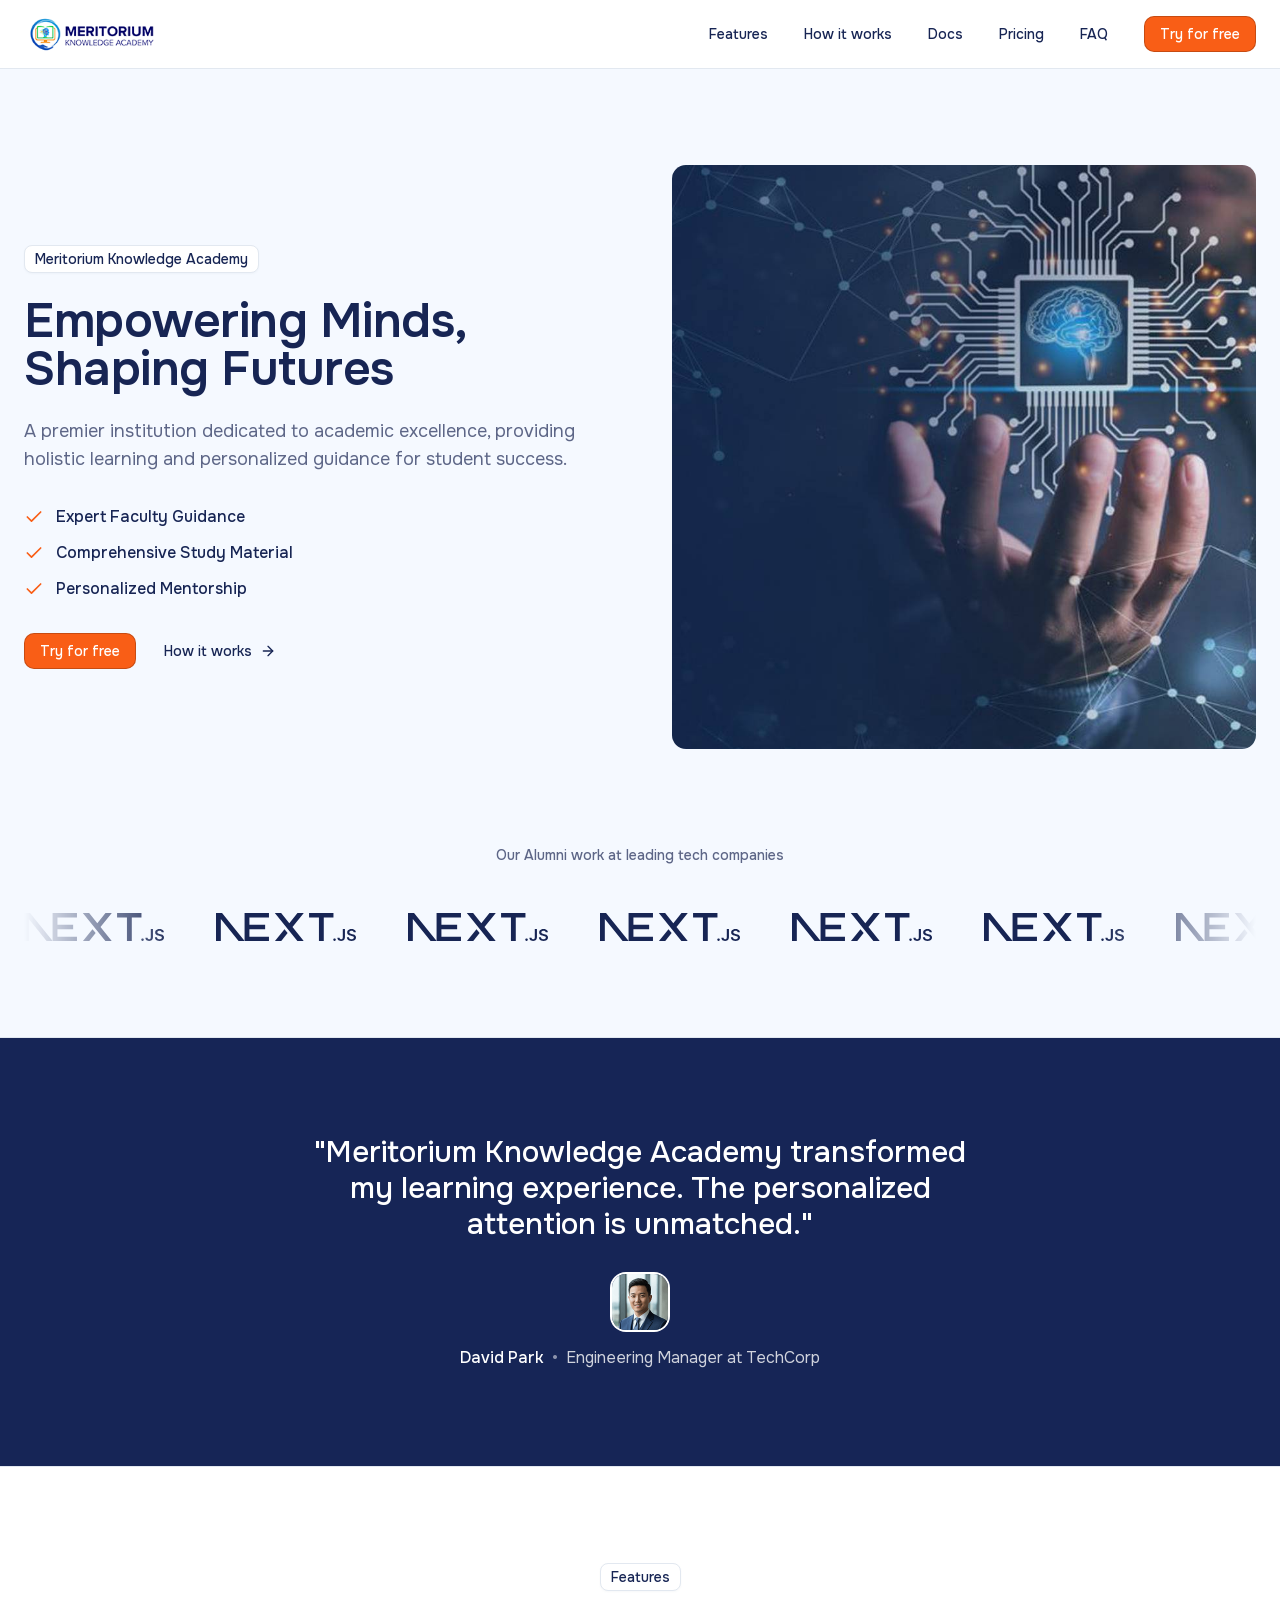
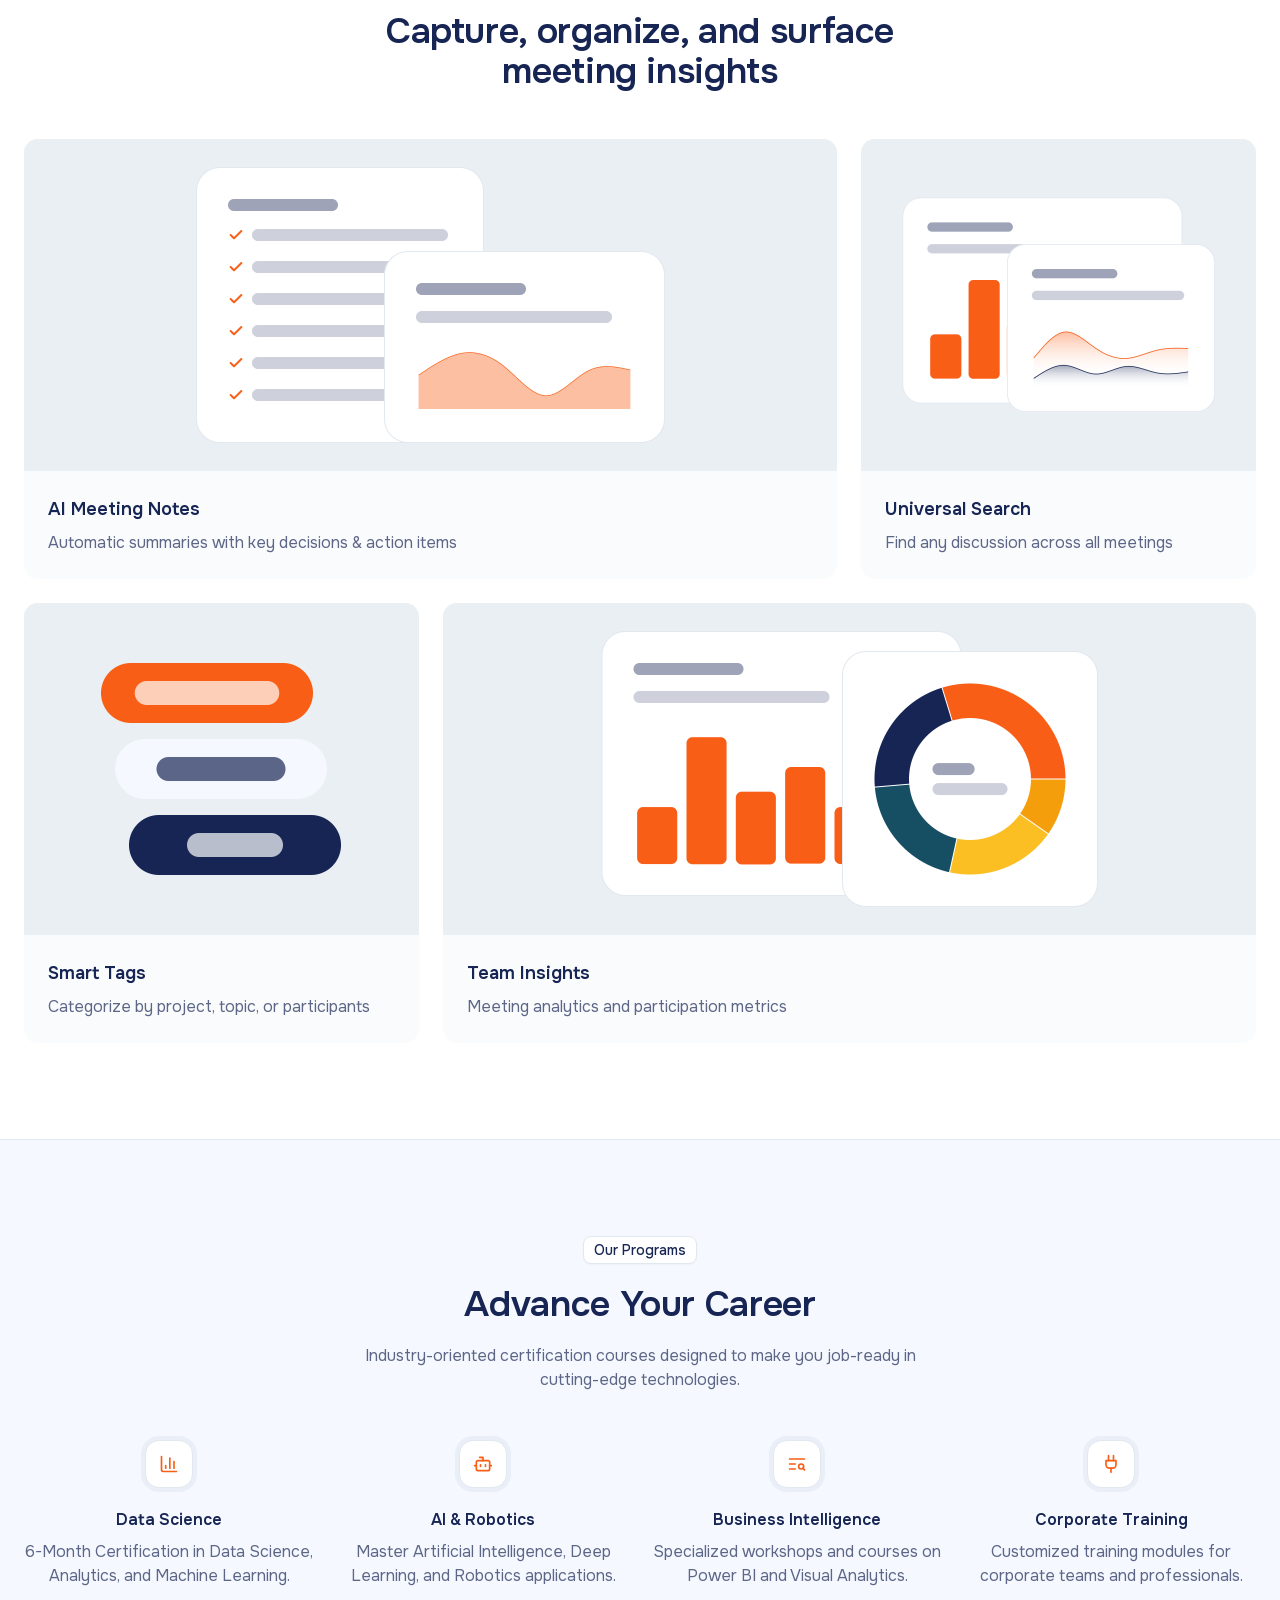
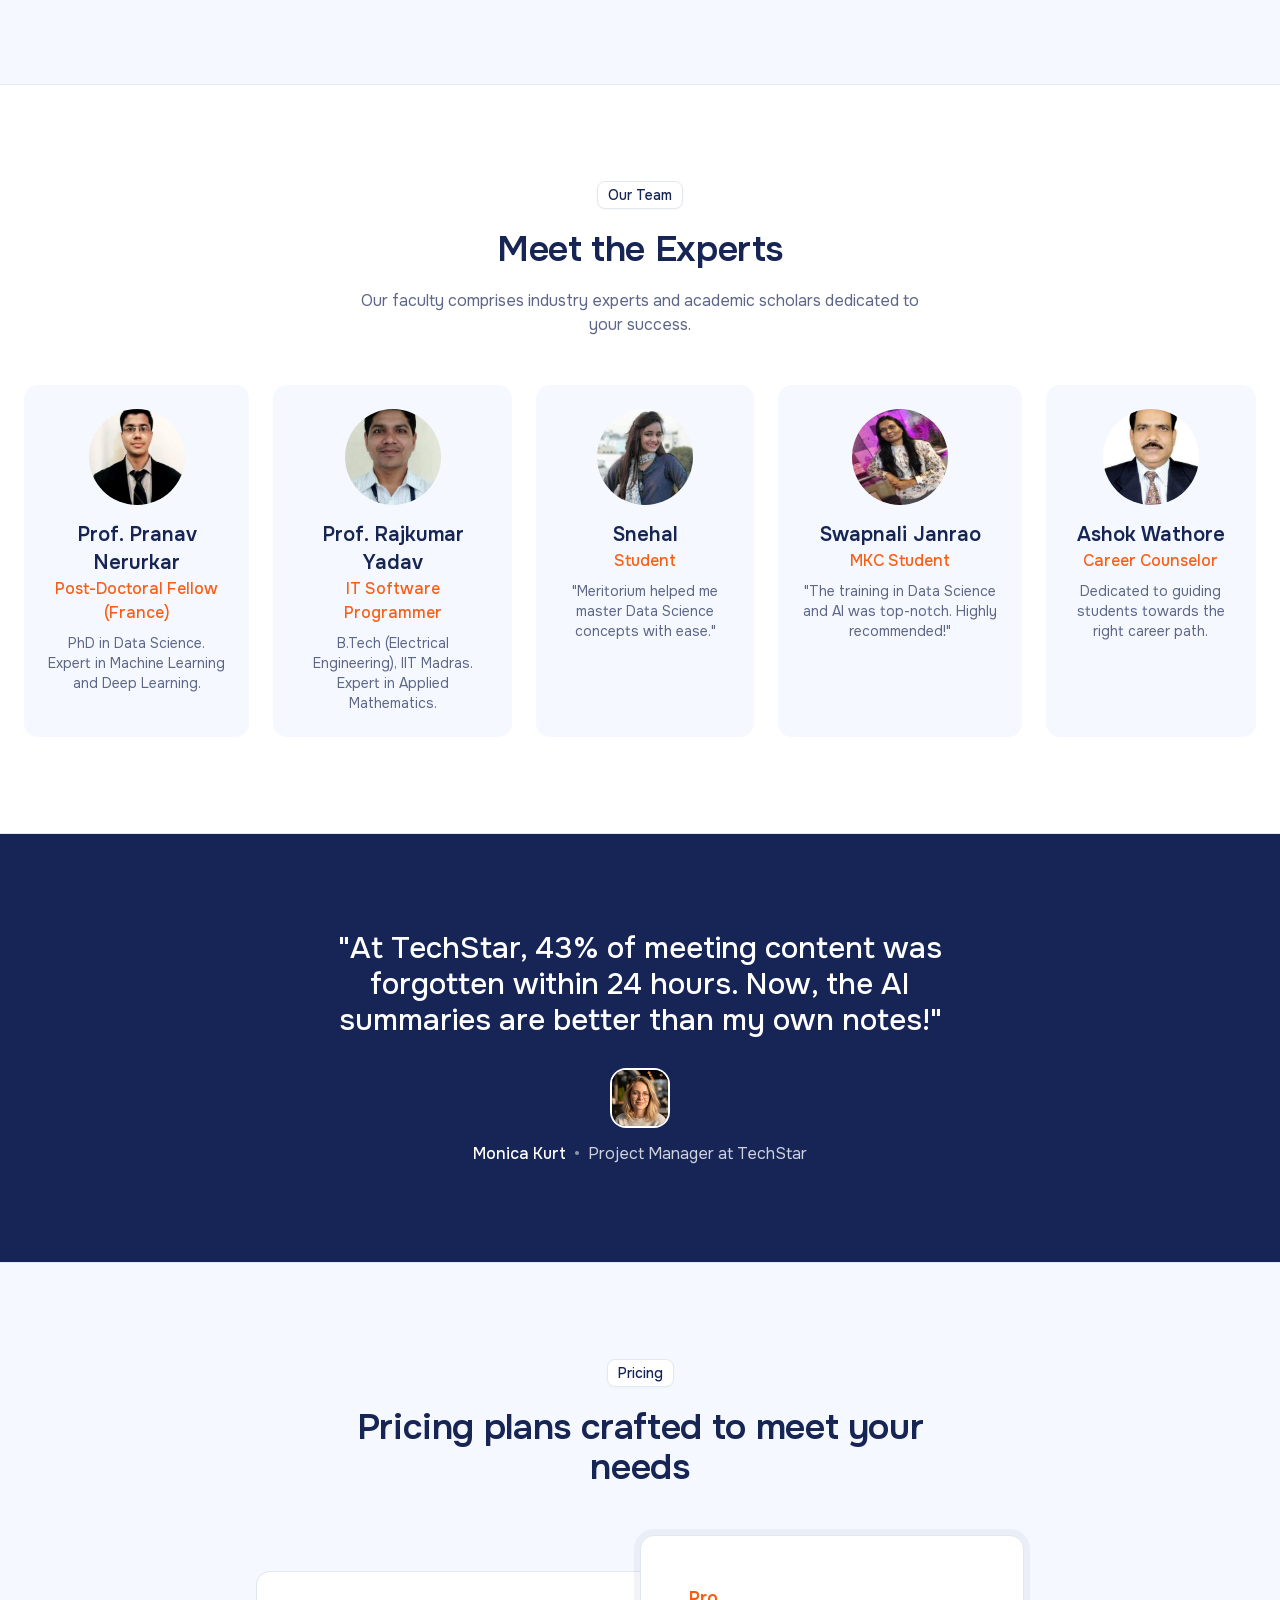
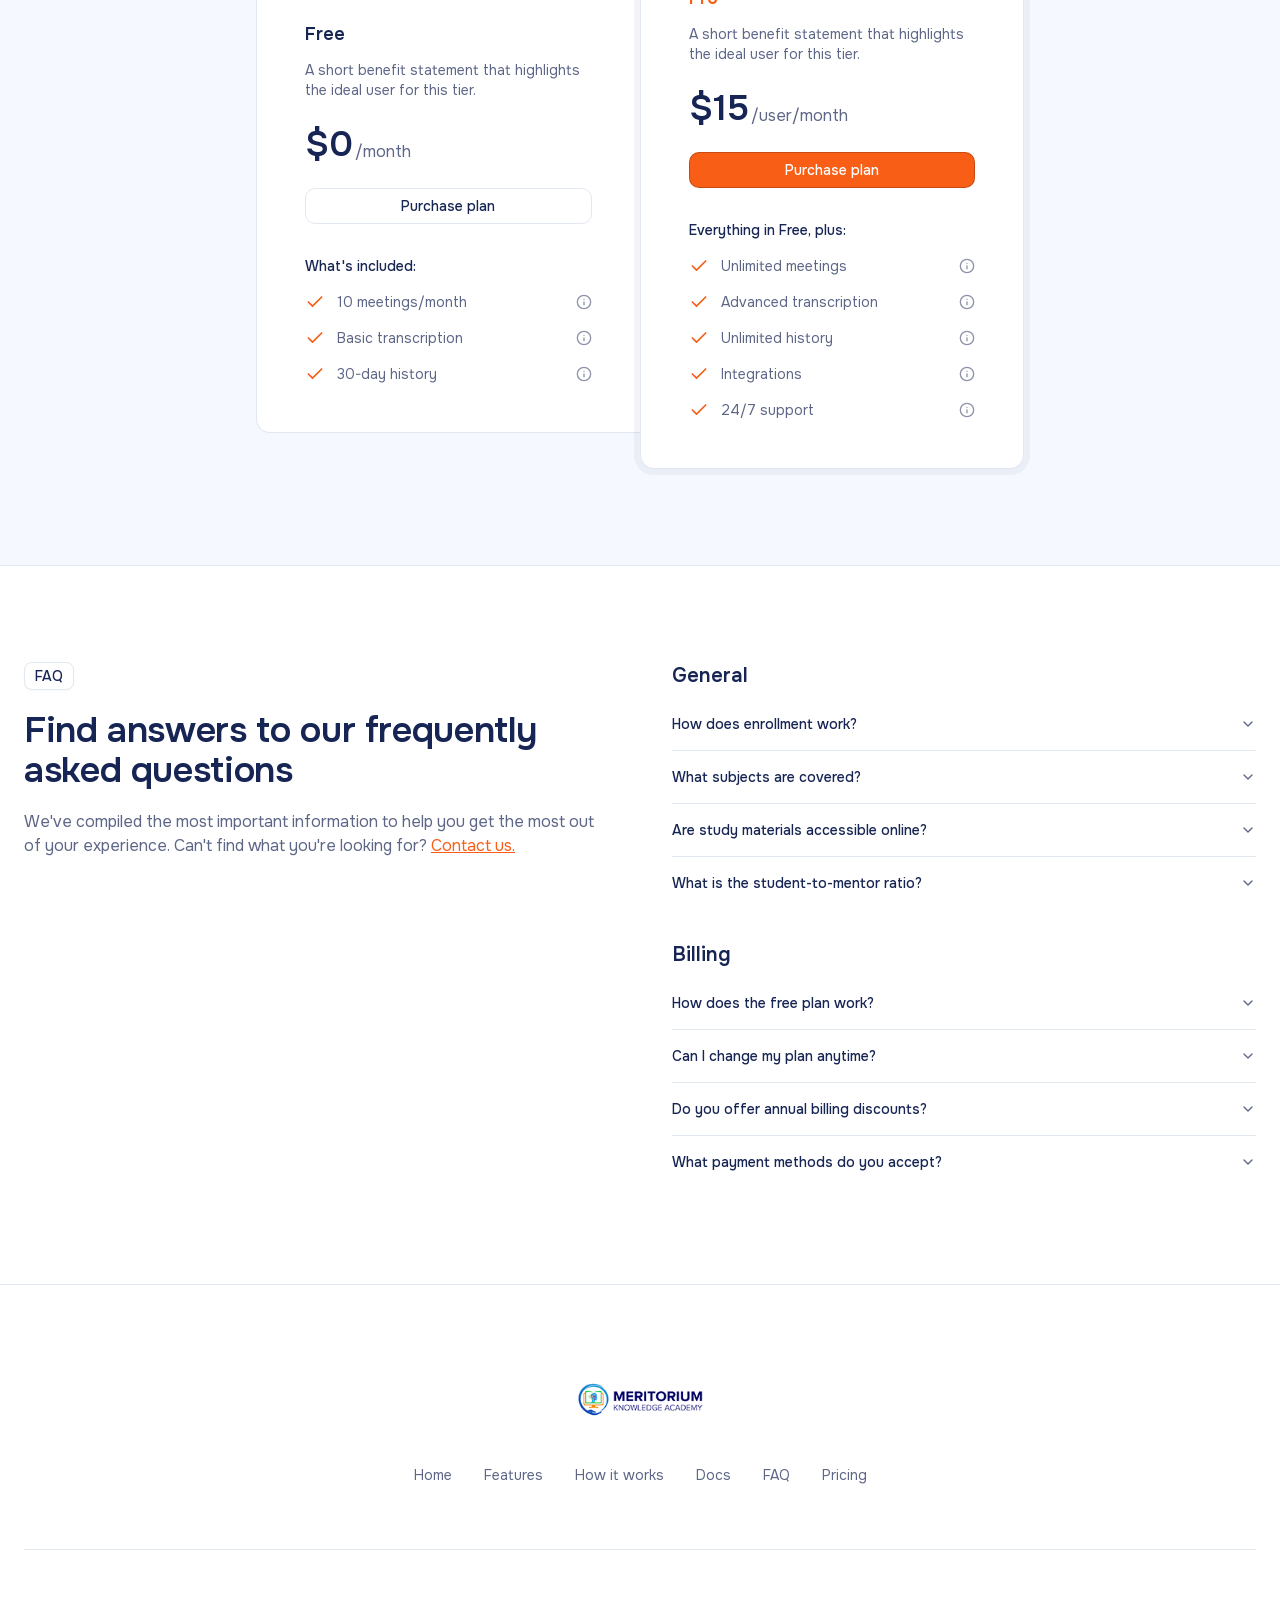
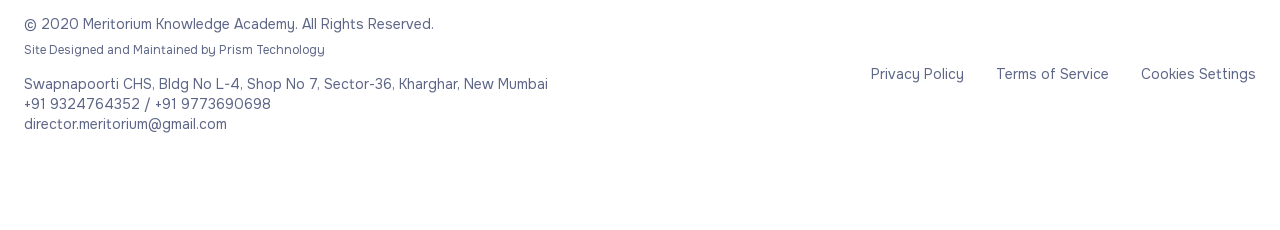
<file: index.html>
<!DOCTYPE html><html lang="en"><head><meta charSet="utf-8"/><meta name="viewport" content="width=device-width, initial-scale=1"/><link rel="preload" href="/_next/static/media/6e50af2f4c313e23-s.p.woff2" as="font" crossorigin="" type="font/woff2"/><link rel="preload" as="image" href="/logo.png"/><link rel="preload" as="image" href="/hero-bg.jpg"/><link rel="preload" as="image" href="/team-1.jpg"/><link rel="preload" as="image" href="/team-2.jpg"/><link rel="preload" as="image" href="/student-1.jpg"/><link rel="preload" as="image" href="/student-2.jpg"/><link rel="preload" as="image" href="/team-3.jpg"/><link rel="stylesheet" href="/_next/static/css/a09cd947260b703e.css" data-precedence="next"/><link rel="preload" as="script" fetchPriority="low" href="/_next/static/chunks/webpack-b7059c8cc37787ef.js"/><script src="/_next/static/chunks/4eea2e4e-f6f9addac95a7dda.js" async=""></script><script src="/_next/static/chunks/337-dbf0ba4d0904e507.js" async=""></script><script src="/_next/static/chunks/main-app-d99f944039ab22cc.js" async=""></script><script src="/_next/static/chunks/663-603d059f72a64f69.js" async=""></script><script src="/_next/static/chunks/app/page-43730f4a8d2cf690.js" async=""></script><meta name="next-size-adjust" content=""/><title>Meritorium Knowledge Academy - Expanding Knowledge Horizons</title><meta name="description" content="Meritorium Knowledge Academy is a premier institution dedicated to academic excellence and holistic learning."/><meta name="generator" content="v0.app"/><meta name="Content-Security-Policy" content="default-src &#x27;self&#x27;; img-src &#x27;self&#x27; data: https:; script-src &#x27;self&#x27; &#x27;unsafe-inline&#x27; &#x27;unsafe-eval&#x27;; style-src &#x27;self&#x27; &#x27;unsafe-inline&#x27;;"/><link rel="shortcut icon" href="/logo.png"/><link rel="icon" href="/logo.png"/><link rel="apple-touch-icon" href="/logo.png"/><script src="/_next/static/chunks/polyfills-42372ed130431b0a.js" noModule=""></script></head><body class="__variable_dab7b6 relative antialiased"><main><nav class="bg-background sticky top-0 isolate z-50 border-b py-3.5 md:py-4"><div class="relative container m-auto flex flex-col justify-between gap-4 px-6 md:flex-row md:items-center md:gap-6"><div class="flex items-center justify-between"><a href="/"><div class="relative undefined" style="width:135px;height:36px"><img alt="Meritorium Logo" decoding="async" data-nimg="fill" class="object-contain" style="position:absolute;height:100%;width:100%;left:0;top:0;right:0;bottom:0;color:transparent" src="/logo.png"/></div></a><button data-slot="button" class="gap-2 whitespace-nowrap rounded-lg text-sm font-medium transition-all disabled:pointer-events-none disabled:opacity-50 [&amp;_svg]:pointer-events-none [&amp;_svg:not([class*=&#x27;size-&#x27;])]:size-4 shrink-0 [&amp;_svg]:shrink-0 outline-none focus-visible:border-ring focus-visible:ring-ring/50 focus-visible:ring-[3px] aria-invalid:ring-destructive/20 dark:aria-invalid:ring-destructive/40 aria-invalid:border-destructive hover:bg-accent hover:text-accent-foreground dark:hover:bg-accent/50 px-4 py-2 has-[&gt;svg]:px-4 flex size-9 items-center justify-center md:hidden" aria-label="Open menu"><svg xmlns="http://www.w3.org/2000/svg" width="24" height="24" viewBox="0 0 24 24" fill="none" stroke="currentColor" stroke-width="2" stroke-linecap="round" stroke-linejoin="round" class="lucide lucide-menu"><line x1="4" x2="20" y1="12" y2="12"></line><line x1="4" x2="20" y1="6" y2="6"></line><line x1="4" x2="20" y1="18" y2="18"></line></svg></button></div><div class="hidden w-full flex-row justify-end gap-5 md:flex"><div class="flex flex-col gap-1 md:flex-row "><a href="#features"><button data-slot="button" class="inline-flex items-center justify-center gap-2 whitespace-nowrap rounded-lg text-sm font-medium transition-all disabled:pointer-events-none disabled:opacity-50 [&amp;_svg]:pointer-events-none [&amp;_svg:not([class*=&#x27;size-&#x27;])]:size-4 shrink-0 [&amp;_svg]:shrink-0 outline-none focus-visible:border-ring focus-visible:ring-ring/50 focus-visible:ring-[3px] aria-invalid:ring-destructive/20 dark:aria-invalid:ring-destructive/40 aria-invalid:border-destructive hover:bg-accent hover:text-accent-foreground dark:hover:bg-accent/50 h-9 px-4 py-2 has-[&gt;svg]:px-4 w-full md:w-auto">Features</button></a><a href="#how-it-works"><button data-slot="button" class="inline-flex items-center justify-center gap-2 whitespace-nowrap rounded-lg text-sm font-medium transition-all disabled:pointer-events-none disabled:opacity-50 [&amp;_svg]:pointer-events-none [&amp;_svg:not([class*=&#x27;size-&#x27;])]:size-4 shrink-0 [&amp;_svg]:shrink-0 outline-none focus-visible:border-ring focus-visible:ring-ring/50 focus-visible:ring-[3px] aria-invalid:ring-destructive/20 dark:aria-invalid:ring-destructive/40 aria-invalid:border-destructive hover:bg-accent hover:text-accent-foreground dark:hover:bg-accent/50 h-9 px-4 py-2 has-[&gt;svg]:px-4 w-full md:w-auto">How it works</button></a><a href="https://www.shadcndesign.com/pro-blocks"><button data-slot="button" class="inline-flex items-center justify-center gap-2 whitespace-nowrap rounded-lg text-sm font-medium transition-all disabled:pointer-events-none disabled:opacity-50 [&amp;_svg]:pointer-events-none [&amp;_svg:not([class*=&#x27;size-&#x27;])]:size-4 shrink-0 [&amp;_svg]:shrink-0 outline-none focus-visible:border-ring focus-visible:ring-ring/50 focus-visible:ring-[3px] aria-invalid:ring-destructive/20 dark:aria-invalid:ring-destructive/40 aria-invalid:border-destructive hover:bg-accent hover:text-accent-foreground dark:hover:bg-accent/50 h-9 px-4 py-2 has-[&gt;svg]:px-4 w-full md:w-auto">Docs</button></a><a href="#pricing"><button data-slot="button" class="inline-flex items-center justify-center gap-2 whitespace-nowrap rounded-lg text-sm font-medium transition-all disabled:pointer-events-none disabled:opacity-50 [&amp;_svg]:pointer-events-none [&amp;_svg:not([class*=&#x27;size-&#x27;])]:size-4 shrink-0 [&amp;_svg]:shrink-0 outline-none focus-visible:border-ring focus-visible:ring-ring/50 focus-visible:ring-[3px] aria-invalid:ring-destructive/20 dark:aria-invalid:ring-destructive/40 aria-invalid:border-destructive hover:bg-accent hover:text-accent-foreground dark:hover:bg-accent/50 h-9 px-4 py-2 has-[&gt;svg]:px-4 w-full md:w-auto">Pricing</button></a><a href="#faq"><button data-slot="button" class="inline-flex items-center justify-center gap-2 whitespace-nowrap rounded-lg text-sm font-medium transition-all disabled:pointer-events-none disabled:opacity-50 [&amp;_svg]:pointer-events-none [&amp;_svg:not([class*=&#x27;size-&#x27;])]:size-4 shrink-0 [&amp;_svg]:shrink-0 outline-none focus-visible:border-ring focus-visible:ring-ring/50 focus-visible:ring-[3px] aria-invalid:ring-destructive/20 dark:aria-invalid:ring-destructive/40 aria-invalid:border-destructive hover:bg-accent hover:text-accent-foreground dark:hover:bg-accent/50 h-9 px-4 py-2 has-[&gt;svg]:px-4 w-full md:w-auto">FAQ</button></a></div><a href="#pricing"><button data-slot="button" class="inline-flex items-center justify-center gap-2 whitespace-nowrap rounded-lg text-sm font-medium transition-all disabled:pointer-events-none disabled:opacity-50 [&amp;_svg]:pointer-events-none [&amp;_svg:not([class*=&#x27;size-&#x27;])]:size-4 shrink-0 [&amp;_svg]:shrink-0 outline-none focus-visible:border-ring focus-visible:ring-ring/50 focus-visible:ring-[3px] aria-invalid:ring-destructive/20 dark:aria-invalid:ring-destructive/40 aria-invalid:border-destructive bg-primary text-primary-foreground hover:bg-primary/90 shadow-[inset_0px_0px_0px_1px_rgba(0,0,0,0.2)] h-9 px-4 py-2 has-[&gt;svg]:px-4">Try for free</button></a></div></div></nav><section class="bg-secondary section-padding-y" aria-labelledby="hero-heading"><div class="container-padding-x container mx-auto flex flex-col items-center gap-12 lg:flex-row lg:gap-16"><div class="flex flex-1 flex-col gap-6 lg:gap-8"><div class="section-title-gap-xl flex flex-col"><div class="flex items-center justify-center text-sm font-medium w-fit gap-1 [&amp;_svg]:size-3.5 [&amp;_svg]:shrink-0 bg-background border shadow-xs px-2.5 rounded-md h-7">Meritorium Knowledge Academy</div><h1 id="hero-heading" class="heading-xl">Empowering Minds, Shaping Futures</h1><p class="text-muted-foreground text-base lg:text-lg">A premier institution dedicated to academic excellence, providing holistic learning and personalized guidance for student success.</p></div><div class="flex flex-col gap-2 md:gap-3"><div class="flex items-start gap-3"><div class="pt-0.5"><svg xmlns="http://www.w3.org/2000/svg" width="24" height="24" viewBox="0 0 24 24" fill="none" stroke="currentColor" stroke-width="2" stroke-linecap="round" stroke-linejoin="round" class="lucide lucide-check text-primary h-5 w-5"><path d="M20 6 9 17l-5-5"></path></svg></div><span class="text-card-foreground text-base leading-6 font-medium">Expert Faculty Guidance</span></div><div class="flex items-start gap-3"><div class="pt-0.5"><svg xmlns="http://www.w3.org/2000/svg" width="24" height="24" viewBox="0 0 24 24" fill="none" stroke="currentColor" stroke-width="2" stroke-linecap="round" stroke-linejoin="round" class="lucide lucide-check text-primary h-5 w-5"><path d="M20 6 9 17l-5-5"></path></svg></div><span class="text-card-foreground text-base leading-6 font-medium">Comprehensive Study Material</span></div><div class="flex items-start gap-3"><div class="pt-0.5"><svg xmlns="http://www.w3.org/2000/svg" width="24" height="24" viewBox="0 0 24 24" fill="none" stroke="currentColor" stroke-width="2" stroke-linecap="round" stroke-linejoin="round" class="lucide lucide-check text-primary h-5 w-5"><path d="M20 6 9 17l-5-5"></path></svg></div><span class="text-card-foreground text-base leading-6 font-medium">Personalized Mentorship</span></div></div><div class="flex flex-col gap-3 sm:flex-row"><button data-slot="button" class="inline-flex items-center justify-center gap-2 whitespace-nowrap rounded-lg text-sm font-medium transition-all disabled:pointer-events-none disabled:opacity-50 [&amp;_svg]:pointer-events-none [&amp;_svg:not([class*=&#x27;size-&#x27;])]:size-4 shrink-0 [&amp;_svg]:shrink-0 outline-none focus-visible:border-ring focus-visible:ring-ring/50 focus-visible:ring-[3px] aria-invalid:ring-destructive/20 dark:aria-invalid:ring-destructive/40 aria-invalid:border-destructive bg-primary text-primary-foreground hover:bg-primary/90 shadow-[inset_0px_0px_0px_1px_rgba(0,0,0,0.2)] h-9 px-4 py-2 has-[&gt;svg]:px-4">Try for free</button><button data-slot="button" class="inline-flex items-center justify-center gap-2 whitespace-nowrap rounded-lg text-sm font-medium transition-all disabled:pointer-events-none disabled:opacity-50 [&amp;_svg]:pointer-events-none [&amp;_svg:not([class*=&#x27;size-&#x27;])]:size-4 shrink-0 [&amp;_svg]:shrink-0 outline-none focus-visible:border-ring focus-visible:ring-ring/50 focus-visible:ring-[3px] aria-invalid:ring-destructive/20 dark:aria-invalid:ring-destructive/40 aria-invalid:border-destructive hover:bg-accent hover:text-accent-foreground dark:hover:bg-accent/50 h-9 px-4 py-2 has-[&gt;svg]:px-4">How it works<svg xmlns="http://www.w3.org/2000/svg" width="24" height="24" viewBox="0 0 24 24" fill="none" stroke="currentColor" stroke-width="2" stroke-linecap="round" stroke-linejoin="round" class="lucide lucide-arrow-right"><path d="M5 12h14"></path><path d="m12 5 7 7-7 7"></path></svg></button></div></div><div class="w-full flex-1"><div style="position:relative;width:100%;padding-bottom:100%" data-radix-aspect-ratio-wrapper=""><div data-slot="aspect-ratio" style="position:absolute;top:0;right:0;bottom:0;left:0"><img alt="Hero visual" decoding="async" data-nimg="fill" class="h-full w-full rounded-xl object-cover" style="position:absolute;height:100%;width:100%;left:0;top:0;right:0;bottom:0;color:transparent" src="/hero-bg.jpg"/></div></div></div></div></section><section class="jsx-8bd6f91fe66c6812 bg-secondary border-b pb-16 lg:pb-24"><div class="jsx-8bd6f91fe66c6812 container-padding-x container mx-auto"><div class="jsx-8bd6f91fe66c6812 flex flex-col items-center gap-8 md:gap-12"><div class="jsx-8bd6f91fe66c6812 section-title-gap-lg flex max-w-xl flex-col items-center text-center"><div class="flex items-center justify-center text-sm font-medium w-fit gap-1 [&amp;_svg]:size-3.5 [&amp;_svg]:shrink-0 bg-transparent text-muted-foreground">Our Alumni work at leading tech companies</div></div><div class="jsx-8bd6f91fe66c6812 relative w-full overflow-hidden mask-[linear-gradient(to_right,transparent_0%,black_12.5%,black_87.5%,transparent_100%)]"><div class="jsx-8bd6f91fe66c6812 animate-infinite-scroll flex w-max items-center"><div class="jsx-8bd6f91fe66c6812 w-48 flex-shrink-0 place-items-center"><div class="jsx-8bd6f91fe66c6812 w-36"><div class="flex items-center gap-3"><svg width="140" height="28" viewBox="0 0 160 32" fill="none" xmlns="http://www.w3.org/2000/svg"><g clip-path="url(#clip0_17754_32844)"><path d="M106.363 0.0133667H134.233V5.14427H123.177V32.1373H117.649V5.14427H106.363V0.0133667Z" fill="currentColor"></path><path d="M60.5293 0.0133667V5.14427H38.1902V13.3983H56.1553V18.5292H38.1902V27.0064H60.5293V32.1373H32.6625V5.14427H32.6602V0.0133667H60.5293Z" fill="currentColor"></path><path d="M74.4451 0.0267944H67.2109L93.122 32.1507H100.377L87.4201 16.0998L100.357 0.0513029L93.122 0.0624543L83.7981 11.613L74.4451 0.0267944Z" fill="currentColor"></path><path d="M81.8676 22.9731L78.2449 18.4802L67.1895 32.1752H74.4443L81.8676 22.9731Z" fill="currentColor"></path><path fill-rule="evenodd" clip-rule="evenodd" d="M32.8556 32.1373L6.90969 0H0V32.1239H5.52776V6.86647L25.9114 32.1373H32.8556Z" fill="currentColor"></path><path d="M135.475 31.9411C135.07 31.9411 134.725 31.8012 134.437 31.5214C134.149 31.2417 134.006 30.903 134.01 30.5017C134.006 30.1115 134.149 29.7764 134.437 29.4967C134.725 29.2169 135.07 29.077 135.475 29.077C135.864 29.077 136.205 29.2169 136.493 29.4967C136.785 29.7764 136.931 30.1115 136.935 30.5017C136.931 30.7667 136.864 31.0097 136.729 31.2269C136.591 31.4478 136.415 31.6208 136.193 31.746C135.976 31.8749 135.737 31.9411 135.475 31.9411Z" fill="currentColor"></path><path d="M144.909 18.4082H147.359V27.8216C147.355 28.6867 147.167 29.4267 146.801 30.0489C146.43 30.671 145.917 31.1459 145.258 31.4809C144.602 31.8122 143.834 31.9816 142.962 31.9816C142.164 31.9816 141.448 31.838 140.812 31.5582C140.175 31.2784 139.669 30.8588 139.299 30.3065C138.924 29.7543 138.74 29.0659 138.74 28.2413H141.194C141.198 28.6021 141.28 28.9149 141.437 29.1763C141.594 29.4377 141.812 29.6365 142.089 29.7764C142.369 29.9163 142.692 29.9862 143.055 29.9862C143.448 29.9862 143.786 29.9052 144.059 29.7396C144.332 29.5776 144.542 29.3346 144.688 29.0107C144.83 28.6904 144.906 28.2928 144.909 27.8216V18.4082Z" fill="currentColor"></path><path d="M157.438 22.0896C157.379 21.519 157.116 21.0736 156.66 20.757C156.199 20.4367 155.603 20.2784 154.873 20.2784C154.36 20.2784 153.918 20.3557 153.551 20.5066C153.184 20.6613 152.899 20.8674 152.704 21.1288C152.51 21.3902 152.412 21.6884 152.405 22.0234C152.405 22.3032 152.472 22.5461 152.603 22.7486C152.734 22.9548 152.91 23.1278 153.139 23.2677C153.363 23.4113 153.614 23.5291 153.888 23.6248C154.165 23.7205 154.442 23.8015 154.719 23.8678L155.996 24.1807C156.51 24.2985 157.008 24.4568 157.484 24.6593C157.959 24.8581 158.39 25.1121 158.768 25.4176C159.146 25.7232 159.446 26.0913 159.667 26.5221C159.888 26.9528 160 27.4571 160 28.0388C160 28.8229 159.798 29.5114 159.39 30.1077C158.982 30.7004 158.394 31.1643 157.622 31.4993C156.854 31.8307 155.925 32 154.832 32C153.776 32 152.854 31.8381 152.079 31.5141C151.3 31.1938 150.693 30.7225 150.255 30.1041C149.817 29.4856 149.581 28.7309 149.547 27.8437H151.974C152.008 28.3075 152.158 28.6941 152.412 29.007C152.671 29.3162 153.008 29.5445 153.42 29.6991C153.836 29.85 154.3 29.9274 154.813 29.9274C155.349 29.9274 155.821 29.8464 156.229 29.6881C156.633 29.5298 156.952 29.3089 157.18 29.0218C157.412 28.7383 157.529 28.4033 157.532 28.0204C157.529 27.6707 157.423 27.3798 157.221 27.1516C157.015 26.9233 156.731 26.7319 156.367 26.5773C156 26.4227 155.573 26.2828 155.086 26.1613L153.536 25.7711C152.416 25.4876 151.528 25.0569 150.88 24.4789C150.229 23.9009 149.906 23.1352 149.906 22.1743C149.906 21.3865 150.124 20.6944 150.562 20.1017C150.996 19.509 151.592 19.0488 152.345 18.7212C153.101 18.3899 153.955 18.2278 154.906 18.2278C155.873 18.2278 156.719 18.3899 157.45 18.7212C158.18 19.0488 158.753 19.5053 159.169 20.087C159.585 20.6686 159.802 21.335 159.813 22.0896H157.438Z" fill="currentColor"></path></g><defs><clipPath id="clip0_17754_32844"><rect width="160" height="32" fill="transparent"></rect></clipPath></defs></svg></div></div></div><div class="jsx-8bd6f91fe66c6812 w-48 flex-shrink-0 place-items-center"><div class="jsx-8bd6f91fe66c6812 w-36"><div class="flex items-center gap-3"><svg width="140" height="28" viewBox="0 0 160 32" fill="none" xmlns="http://www.w3.org/2000/svg"><g clip-path="url(#clip0_17754_32844)"><path d="M106.363 0.0133667H134.233V5.14427H123.177V32.1373H117.649V5.14427H106.363V0.0133667Z" fill="currentColor"></path><path d="M60.5293 0.0133667V5.14427H38.1902V13.3983H56.1553V18.5292H38.1902V27.0064H60.5293V32.1373H32.6625V5.14427H32.6602V0.0133667H60.5293Z" fill="currentColor"></path><path d="M74.4451 0.0267944H67.2109L93.122 32.1507H100.377L87.4201 16.0998L100.357 0.0513029L93.122 0.0624543L83.7981 11.613L74.4451 0.0267944Z" fill="currentColor"></path><path d="M81.8676 22.9731L78.2449 18.4802L67.1895 32.1752H74.4443L81.8676 22.9731Z" fill="currentColor"></path><path fill-rule="evenodd" clip-rule="evenodd" d="M32.8556 32.1373L6.90969 0H0V32.1239H5.52776V6.86647L25.9114 32.1373H32.8556Z" fill="currentColor"></path><path d="M135.475 31.9411C135.07 31.9411 134.725 31.8012 134.437 31.5214C134.149 31.2417 134.006 30.903 134.01 30.5017C134.006 30.1115 134.149 29.7764 134.437 29.4967C134.725 29.2169 135.07 29.077 135.475 29.077C135.864 29.077 136.205 29.2169 136.493 29.4967C136.785 29.7764 136.931 30.1115 136.935 30.5017C136.931 30.7667 136.864 31.0097 136.729 31.2269C136.591 31.4478 136.415 31.6208 136.193 31.746C135.976 31.8749 135.737 31.9411 135.475 31.9411Z" fill="currentColor"></path><path d="M144.909 18.4082H147.359V27.8216C147.355 28.6867 147.167 29.4267 146.801 30.0489C146.43 30.671 145.917 31.1459 145.258 31.4809C144.602 31.8122 143.834 31.9816 142.962 31.9816C142.164 31.9816 141.448 31.838 140.812 31.5582C140.175 31.2784 139.669 30.8588 139.299 30.3065C138.924 29.7543 138.74 29.0659 138.74 28.2413H141.194C141.198 28.6021 141.28 28.9149 141.437 29.1763C141.594 29.4377 141.812 29.6365 142.089 29.7764C142.369 29.9163 142.692 29.9862 143.055 29.9862C143.448 29.9862 143.786 29.9052 144.059 29.7396C144.332 29.5776 144.542 29.3346 144.688 29.0107C144.83 28.6904 144.906 28.2928 144.909 27.8216V18.4082Z" fill="currentColor"></path><path d="M157.438 22.0896C157.379 21.519 157.116 21.0736 156.66 20.757C156.199 20.4367 155.603 20.2784 154.873 20.2784C154.36 20.2784 153.918 20.3557 153.551 20.5066C153.184 20.6613 152.899 20.8674 152.704 21.1288C152.51 21.3902 152.412 21.6884 152.405 22.0234C152.405 22.3032 152.472 22.5461 152.603 22.7486C152.734 22.9548 152.91 23.1278 153.139 23.2677C153.363 23.4113 153.614 23.5291 153.888 23.6248C154.165 23.7205 154.442 23.8015 154.719 23.8678L155.996 24.1807C156.51 24.2985 157.008 24.4568 157.484 24.6593C157.959 24.8581 158.39 25.1121 158.768 25.4176C159.146 25.7232 159.446 26.0913 159.667 26.5221C159.888 26.9528 160 27.4571 160 28.0388C160 28.8229 159.798 29.5114 159.39 30.1077C158.982 30.7004 158.394 31.1643 157.622 31.4993C156.854 31.8307 155.925 32 154.832 32C153.776 32 152.854 31.8381 152.079 31.5141C151.3 31.1938 150.693 30.7225 150.255 30.1041C149.817 29.4856 149.581 28.7309 149.547 27.8437H151.974C152.008 28.3075 152.158 28.6941 152.412 29.007C152.671 29.3162 153.008 29.5445 153.42 29.6991C153.836 29.85 154.3 29.9274 154.813 29.9274C155.349 29.9274 155.821 29.8464 156.229 29.6881C156.633 29.5298 156.952 29.3089 157.18 29.0218C157.412 28.7383 157.529 28.4033 157.532 28.0204C157.529 27.6707 157.423 27.3798 157.221 27.1516C157.015 26.9233 156.731 26.7319 156.367 26.5773C156 26.4227 155.573 26.2828 155.086 26.1613L153.536 25.7711C152.416 25.4876 151.528 25.0569 150.88 24.4789C150.229 23.9009 149.906 23.1352 149.906 22.1743C149.906 21.3865 150.124 20.6944 150.562 20.1017C150.996 19.509 151.592 19.0488 152.345 18.7212C153.101 18.3899 153.955 18.2278 154.906 18.2278C155.873 18.2278 156.719 18.3899 157.45 18.7212C158.18 19.0488 158.753 19.5053 159.169 20.087C159.585 20.6686 159.802 21.335 159.813 22.0896H157.438Z" fill="currentColor"></path></g><defs><clipPath id="clip0_17754_32844"><rect width="160" height="32" fill="transparent"></rect></clipPath></defs></svg></div></div></div><div class="jsx-8bd6f91fe66c6812 w-48 flex-shrink-0 place-items-center"><div class="jsx-8bd6f91fe66c6812 w-36"><div class="flex items-center gap-3"><svg width="140" height="28" viewBox="0 0 160 32" fill="none" xmlns="http://www.w3.org/2000/svg"><g clip-path="url(#clip0_17754_32844)"><path d="M106.363 0.0133667H134.233V5.14427H123.177V32.1373H117.649V5.14427H106.363V0.0133667Z" fill="currentColor"></path><path d="M60.5293 0.0133667V5.14427H38.1902V13.3983H56.1553V18.5292H38.1902V27.0064H60.5293V32.1373H32.6625V5.14427H32.6602V0.0133667H60.5293Z" fill="currentColor"></path><path d="M74.4451 0.0267944H67.2109L93.122 32.1507H100.377L87.4201 16.0998L100.357 0.0513029L93.122 0.0624543L83.7981 11.613L74.4451 0.0267944Z" fill="currentColor"></path><path d="M81.8676 22.9731L78.2449 18.4802L67.1895 32.1752H74.4443L81.8676 22.9731Z" fill="currentColor"></path><path fill-rule="evenodd" clip-rule="evenodd" d="M32.8556 32.1373L6.90969 0H0V32.1239H5.52776V6.86647L25.9114 32.1373H32.8556Z" fill="currentColor"></path><path d="M135.475 31.9411C135.07 31.9411 134.725 31.8012 134.437 31.5214C134.149 31.2417 134.006 30.903 134.01 30.5017C134.006 30.1115 134.149 29.7764 134.437 29.4967C134.725 29.2169 135.07 29.077 135.475 29.077C135.864 29.077 136.205 29.2169 136.493 29.4967C136.785 29.7764 136.931 30.1115 136.935 30.5017C136.931 30.7667 136.864 31.0097 136.729 31.2269C136.591 31.4478 136.415 31.6208 136.193 31.746C135.976 31.8749 135.737 31.9411 135.475 31.9411Z" fill="currentColor"></path><path d="M144.909 18.4082H147.359V27.8216C147.355 28.6867 147.167 29.4267 146.801 30.0489C146.43 30.671 145.917 31.1459 145.258 31.4809C144.602 31.8122 143.834 31.9816 142.962 31.9816C142.164 31.9816 141.448 31.838 140.812 31.5582C140.175 31.2784 139.669 30.8588 139.299 30.3065C138.924 29.7543 138.74 29.0659 138.74 28.2413H141.194C141.198 28.6021 141.28 28.9149 141.437 29.1763C141.594 29.4377 141.812 29.6365 142.089 29.7764C142.369 29.9163 142.692 29.9862 143.055 29.9862C143.448 29.9862 143.786 29.9052 144.059 29.7396C144.332 29.5776 144.542 29.3346 144.688 29.0107C144.83 28.6904 144.906 28.2928 144.909 27.8216V18.4082Z" fill="currentColor"></path><path d="M157.438 22.0896C157.379 21.519 157.116 21.0736 156.66 20.757C156.199 20.4367 155.603 20.2784 154.873 20.2784C154.36 20.2784 153.918 20.3557 153.551 20.5066C153.184 20.6613 152.899 20.8674 152.704 21.1288C152.51 21.3902 152.412 21.6884 152.405 22.0234C152.405 22.3032 152.472 22.5461 152.603 22.7486C152.734 22.9548 152.91 23.1278 153.139 23.2677C153.363 23.4113 153.614 23.5291 153.888 23.6248C154.165 23.7205 154.442 23.8015 154.719 23.8678L155.996 24.1807C156.51 24.2985 157.008 24.4568 157.484 24.6593C157.959 24.8581 158.39 25.1121 158.768 25.4176C159.146 25.7232 159.446 26.0913 159.667 26.5221C159.888 26.9528 160 27.4571 160 28.0388C160 28.8229 159.798 29.5114 159.39 30.1077C158.982 30.7004 158.394 31.1643 157.622 31.4993C156.854 31.8307 155.925 32 154.832 32C153.776 32 152.854 31.8381 152.079 31.5141C151.3 31.1938 150.693 30.7225 150.255 30.1041C149.817 29.4856 149.581 28.7309 149.547 27.8437H151.974C152.008 28.3075 152.158 28.6941 152.412 29.007C152.671 29.3162 153.008 29.5445 153.42 29.6991C153.836 29.85 154.3 29.9274 154.813 29.9274C155.349 29.9274 155.821 29.8464 156.229 29.6881C156.633 29.5298 156.952 29.3089 157.18 29.0218C157.412 28.7383 157.529 28.4033 157.532 28.0204C157.529 27.6707 157.423 27.3798 157.221 27.1516C157.015 26.9233 156.731 26.7319 156.367 26.5773C156 26.4227 155.573 26.2828 155.086 26.1613L153.536 25.7711C152.416 25.4876 151.528 25.0569 150.88 24.4789C150.229 23.9009 149.906 23.1352 149.906 22.1743C149.906 21.3865 150.124 20.6944 150.562 20.1017C150.996 19.509 151.592 19.0488 152.345 18.7212C153.101 18.3899 153.955 18.2278 154.906 18.2278C155.873 18.2278 156.719 18.3899 157.45 18.7212C158.18 19.0488 158.753 19.5053 159.169 20.087C159.585 20.6686 159.802 21.335 159.813 22.0896H157.438Z" fill="currentColor"></path></g><defs><clipPath id="clip0_17754_32844"><rect width="160" height="32" fill="transparent"></rect></clipPath></defs></svg></div></div></div><div class="jsx-8bd6f91fe66c6812 w-48 flex-shrink-0 place-items-center"><div class="jsx-8bd6f91fe66c6812 w-36"><div class="flex items-center gap-3"><svg width="140" height="28" viewBox="0 0 160 32" fill="none" xmlns="http://www.w3.org/2000/svg"><g clip-path="url(#clip0_17754_32844)"><path d="M106.363 0.0133667H134.233V5.14427H123.177V32.1373H117.649V5.14427H106.363V0.0133667Z" fill="currentColor"></path><path d="M60.5293 0.0133667V5.14427H38.1902V13.3983H56.1553V18.5292H38.1902V27.0064H60.5293V32.1373H32.6625V5.14427H32.6602V0.0133667H60.5293Z" fill="currentColor"></path><path d="M74.4451 0.0267944H67.2109L93.122 32.1507H100.377L87.4201 16.0998L100.357 0.0513029L93.122 0.0624543L83.7981 11.613L74.4451 0.0267944Z" fill="currentColor"></path><path d="M81.8676 22.9731L78.2449 18.4802L67.1895 32.1752H74.4443L81.8676 22.9731Z" fill="currentColor"></path><path fill-rule="evenodd" clip-rule="evenodd" d="M32.8556 32.1373L6.90969 0H0V32.1239H5.52776V6.86647L25.9114 32.1373H32.8556Z" fill="currentColor"></path><path d="M135.475 31.9411C135.07 31.9411 134.725 31.8012 134.437 31.5214C134.149 31.2417 134.006 30.903 134.01 30.5017C134.006 30.1115 134.149 29.7764 134.437 29.4967C134.725 29.2169 135.07 29.077 135.475 29.077C135.864 29.077 136.205 29.2169 136.493 29.4967C136.785 29.7764 136.931 30.1115 136.935 30.5017C136.931 30.7667 136.864 31.0097 136.729 31.2269C136.591 31.4478 136.415 31.6208 136.193 31.746C135.976 31.8749 135.737 31.9411 135.475 31.9411Z" fill="currentColor"></path><path d="M144.909 18.4082H147.359V27.8216C147.355 28.6867 147.167 29.4267 146.801 30.0489C146.43 30.671 145.917 31.1459 145.258 31.4809C144.602 31.8122 143.834 31.9816 142.962 31.9816C142.164 31.9816 141.448 31.838 140.812 31.5582C140.175 31.2784 139.669 30.8588 139.299 30.3065C138.924 29.7543 138.74 29.0659 138.74 28.2413H141.194C141.198 28.6021 141.28 28.9149 141.437 29.1763C141.594 29.4377 141.812 29.6365 142.089 29.7764C142.369 29.9163 142.692 29.9862 143.055 29.9862C143.448 29.9862 143.786 29.9052 144.059 29.7396C144.332 29.5776 144.542 29.3346 144.688 29.0107C144.83 28.6904 144.906 28.2928 144.909 27.8216V18.4082Z" fill="currentColor"></path><path d="M157.438 22.0896C157.379 21.519 157.116 21.0736 156.66 20.757C156.199 20.4367 155.603 20.2784 154.873 20.2784C154.36 20.2784 153.918 20.3557 153.551 20.5066C153.184 20.6613 152.899 20.8674 152.704 21.1288C152.51 21.3902 152.412 21.6884 152.405 22.0234C152.405 22.3032 152.472 22.5461 152.603 22.7486C152.734 22.9548 152.91 23.1278 153.139 23.2677C153.363 23.4113 153.614 23.5291 153.888 23.6248C154.165 23.7205 154.442 23.8015 154.719 23.8678L155.996 24.1807C156.51 24.2985 157.008 24.4568 157.484 24.6593C157.959 24.8581 158.39 25.1121 158.768 25.4176C159.146 25.7232 159.446 26.0913 159.667 26.5221C159.888 26.9528 160 27.4571 160 28.0388C160 28.8229 159.798 29.5114 159.39 30.1077C158.982 30.7004 158.394 31.1643 157.622 31.4993C156.854 31.8307 155.925 32 154.832 32C153.776 32 152.854 31.8381 152.079 31.5141C151.3 31.1938 150.693 30.7225 150.255 30.1041C149.817 29.4856 149.581 28.7309 149.547 27.8437H151.974C152.008 28.3075 152.158 28.6941 152.412 29.007C152.671 29.3162 153.008 29.5445 153.42 29.6991C153.836 29.85 154.3 29.9274 154.813 29.9274C155.349 29.9274 155.821 29.8464 156.229 29.6881C156.633 29.5298 156.952 29.3089 157.18 29.0218C157.412 28.7383 157.529 28.4033 157.532 28.0204C157.529 27.6707 157.423 27.3798 157.221 27.1516C157.015 26.9233 156.731 26.7319 156.367 26.5773C156 26.4227 155.573 26.2828 155.086 26.1613L153.536 25.7711C152.416 25.4876 151.528 25.0569 150.88 24.4789C150.229 23.9009 149.906 23.1352 149.906 22.1743C149.906 21.3865 150.124 20.6944 150.562 20.1017C150.996 19.509 151.592 19.0488 152.345 18.7212C153.101 18.3899 153.955 18.2278 154.906 18.2278C155.873 18.2278 156.719 18.3899 157.45 18.7212C158.18 19.0488 158.753 19.5053 159.169 20.087C159.585 20.6686 159.802 21.335 159.813 22.0896H157.438Z" fill="currentColor"></path></g><defs><clipPath id="clip0_17754_32844"><rect width="160" height="32" fill="transparent"></rect></clipPath></defs></svg></div></div></div><div class="jsx-8bd6f91fe66c6812 w-48 flex-shrink-0 place-items-center"><div class="jsx-8bd6f91fe66c6812 w-36"><div class="flex items-center gap-3"><svg width="140" height="28" viewBox="0 0 160 32" fill="none" xmlns="http://www.w3.org/2000/svg"><g clip-path="url(#clip0_17754_32844)"><path d="M106.363 0.0133667H134.233V5.14427H123.177V32.1373H117.649V5.14427H106.363V0.0133667Z" fill="currentColor"></path><path d="M60.5293 0.0133667V5.14427H38.1902V13.3983H56.1553V18.5292H38.1902V27.0064H60.5293V32.1373H32.6625V5.14427H32.6602V0.0133667H60.5293Z" fill="currentColor"></path><path d="M74.4451 0.0267944H67.2109L93.122 32.1507H100.377L87.4201 16.0998L100.357 0.0513029L93.122 0.0624543L83.7981 11.613L74.4451 0.0267944Z" fill="currentColor"></path><path d="M81.8676 22.9731L78.2449 18.4802L67.1895 32.1752H74.4443L81.8676 22.9731Z" fill="currentColor"></path><path fill-rule="evenodd" clip-rule="evenodd" d="M32.8556 32.1373L6.90969 0H0V32.1239H5.52776V6.86647L25.9114 32.1373H32.8556Z" fill="currentColor"></path><path d="M135.475 31.9411C135.07 31.9411 134.725 31.8012 134.437 31.5214C134.149 31.2417 134.006 30.903 134.01 30.5017C134.006 30.1115 134.149 29.7764 134.437 29.4967C134.725 29.2169 135.07 29.077 135.475 29.077C135.864 29.077 136.205 29.2169 136.493 29.4967C136.785 29.7764 136.931 30.1115 136.935 30.5017C136.931 30.7667 136.864 31.0097 136.729 31.2269C136.591 31.4478 136.415 31.6208 136.193 31.746C135.976 31.8749 135.737 31.9411 135.475 31.9411Z" fill="currentColor"></path><path d="M144.909 18.4082H147.359V27.8216C147.355 28.6867 147.167 29.4267 146.801 30.0489C146.43 30.671 145.917 31.1459 145.258 31.4809C144.602 31.8122 143.834 31.9816 142.962 31.9816C142.164 31.9816 141.448 31.838 140.812 31.5582C140.175 31.2784 139.669 30.8588 139.299 30.3065C138.924 29.7543 138.74 29.0659 138.74 28.2413H141.194C141.198 28.6021 141.28 28.9149 141.437 29.1763C141.594 29.4377 141.812 29.6365 142.089 29.7764C142.369 29.9163 142.692 29.9862 143.055 29.9862C143.448 29.9862 143.786 29.9052 144.059 29.7396C144.332 29.5776 144.542 29.3346 144.688 29.0107C144.83 28.6904 144.906 28.2928 144.909 27.8216V18.4082Z" fill="currentColor"></path><path d="M157.438 22.0896C157.379 21.519 157.116 21.0736 156.66 20.757C156.199 20.4367 155.603 20.2784 154.873 20.2784C154.36 20.2784 153.918 20.3557 153.551 20.5066C153.184 20.6613 152.899 20.8674 152.704 21.1288C152.51 21.3902 152.412 21.6884 152.405 22.0234C152.405 22.3032 152.472 22.5461 152.603 22.7486C152.734 22.9548 152.91 23.1278 153.139 23.2677C153.363 23.4113 153.614 23.5291 153.888 23.6248C154.165 23.7205 154.442 23.8015 154.719 23.8678L155.996 24.1807C156.51 24.2985 157.008 24.4568 157.484 24.6593C157.959 24.8581 158.39 25.1121 158.768 25.4176C159.146 25.7232 159.446 26.0913 159.667 26.5221C159.888 26.9528 160 27.4571 160 28.0388C160 28.8229 159.798 29.5114 159.39 30.1077C158.982 30.7004 158.394 31.1643 157.622 31.4993C156.854 31.8307 155.925 32 154.832 32C153.776 32 152.854 31.8381 152.079 31.5141C151.3 31.1938 150.693 30.7225 150.255 30.1041C149.817 29.4856 149.581 28.7309 149.547 27.8437H151.974C152.008 28.3075 152.158 28.6941 152.412 29.007C152.671 29.3162 153.008 29.5445 153.42 29.6991C153.836 29.85 154.3 29.9274 154.813 29.9274C155.349 29.9274 155.821 29.8464 156.229 29.6881C156.633 29.5298 156.952 29.3089 157.18 29.0218C157.412 28.7383 157.529 28.4033 157.532 28.0204C157.529 27.6707 157.423 27.3798 157.221 27.1516C157.015 26.9233 156.731 26.7319 156.367 26.5773C156 26.4227 155.573 26.2828 155.086 26.1613L153.536 25.7711C152.416 25.4876 151.528 25.0569 150.88 24.4789C150.229 23.9009 149.906 23.1352 149.906 22.1743C149.906 21.3865 150.124 20.6944 150.562 20.1017C150.996 19.509 151.592 19.0488 152.345 18.7212C153.101 18.3899 153.955 18.2278 154.906 18.2278C155.873 18.2278 156.719 18.3899 157.45 18.7212C158.18 19.0488 158.753 19.5053 159.169 20.087C159.585 20.6686 159.802 21.335 159.813 22.0896H157.438Z" fill="currentColor"></path></g><defs><clipPath id="clip0_17754_32844"><rect width="160" height="32" fill="transparent"></rect></clipPath></defs></svg></div></div></div><div class="jsx-8bd6f91fe66c6812 w-48 flex-shrink-0 place-items-center"><div class="jsx-8bd6f91fe66c6812 w-36"><div class="flex items-center gap-3"><svg width="140" height="28" viewBox="0 0 160 32" fill="none" xmlns="http://www.w3.org/2000/svg"><g clip-path="url(#clip0_17754_32844)"><path d="M106.363 0.0133667H134.233V5.14427H123.177V32.1373H117.649V5.14427H106.363V0.0133667Z" fill="currentColor"></path><path d="M60.5293 0.0133667V5.14427H38.1902V13.3983H56.1553V18.5292H38.1902V27.0064H60.5293V32.1373H32.6625V5.14427H32.6602V0.0133667H60.5293Z" fill="currentColor"></path><path d="M74.4451 0.0267944H67.2109L93.122 32.1507H100.377L87.4201 16.0998L100.357 0.0513029L93.122 0.0624543L83.7981 11.613L74.4451 0.0267944Z" fill="currentColor"></path><path d="M81.8676 22.9731L78.2449 18.4802L67.1895 32.1752H74.4443L81.8676 22.9731Z" fill="currentColor"></path><path fill-rule="evenodd" clip-rule="evenodd" d="M32.8556 32.1373L6.90969 0H0V32.1239H5.52776V6.86647L25.9114 32.1373H32.8556Z" fill="currentColor"></path><path d="M135.475 31.9411C135.07 31.9411 134.725 31.8012 134.437 31.5214C134.149 31.2417 134.006 30.903 134.01 30.5017C134.006 30.1115 134.149 29.7764 134.437 29.4967C134.725 29.2169 135.07 29.077 135.475 29.077C135.864 29.077 136.205 29.2169 136.493 29.4967C136.785 29.7764 136.931 30.1115 136.935 30.5017C136.931 30.7667 136.864 31.0097 136.729 31.2269C136.591 31.4478 136.415 31.6208 136.193 31.746C135.976 31.8749 135.737 31.9411 135.475 31.9411Z" fill="currentColor"></path><path d="M144.909 18.4082H147.359V27.8216C147.355 28.6867 147.167 29.4267 146.801 30.0489C146.43 30.671 145.917 31.1459 145.258 31.4809C144.602 31.8122 143.834 31.9816 142.962 31.9816C142.164 31.9816 141.448 31.838 140.812 31.5582C140.175 31.2784 139.669 30.8588 139.299 30.3065C138.924 29.7543 138.74 29.0659 138.74 28.2413H141.194C141.198 28.6021 141.28 28.9149 141.437 29.1763C141.594 29.4377 141.812 29.6365 142.089 29.7764C142.369 29.9163 142.692 29.9862 143.055 29.9862C143.448 29.9862 143.786 29.9052 144.059 29.7396C144.332 29.5776 144.542 29.3346 144.688 29.0107C144.83 28.6904 144.906 28.2928 144.909 27.8216V18.4082Z" fill="currentColor"></path><path d="M157.438 22.0896C157.379 21.519 157.116 21.0736 156.66 20.757C156.199 20.4367 155.603 20.2784 154.873 20.2784C154.36 20.2784 153.918 20.3557 153.551 20.5066C153.184 20.6613 152.899 20.8674 152.704 21.1288C152.51 21.3902 152.412 21.6884 152.405 22.0234C152.405 22.3032 152.472 22.5461 152.603 22.7486C152.734 22.9548 152.91 23.1278 153.139 23.2677C153.363 23.4113 153.614 23.5291 153.888 23.6248C154.165 23.7205 154.442 23.8015 154.719 23.8678L155.996 24.1807C156.51 24.2985 157.008 24.4568 157.484 24.6593C157.959 24.8581 158.39 25.1121 158.768 25.4176C159.146 25.7232 159.446 26.0913 159.667 26.5221C159.888 26.9528 160 27.4571 160 28.0388C160 28.8229 159.798 29.5114 159.39 30.1077C158.982 30.7004 158.394 31.1643 157.622 31.4993C156.854 31.8307 155.925 32 154.832 32C153.776 32 152.854 31.8381 152.079 31.5141C151.3 31.1938 150.693 30.7225 150.255 30.1041C149.817 29.4856 149.581 28.7309 149.547 27.8437H151.974C152.008 28.3075 152.158 28.6941 152.412 29.007C152.671 29.3162 153.008 29.5445 153.42 29.6991C153.836 29.85 154.3 29.9274 154.813 29.9274C155.349 29.9274 155.821 29.8464 156.229 29.6881C156.633 29.5298 156.952 29.3089 157.18 29.0218C157.412 28.7383 157.529 28.4033 157.532 28.0204C157.529 27.6707 157.423 27.3798 157.221 27.1516C157.015 26.9233 156.731 26.7319 156.367 26.5773C156 26.4227 155.573 26.2828 155.086 26.1613L153.536 25.7711C152.416 25.4876 151.528 25.0569 150.88 24.4789C150.229 23.9009 149.906 23.1352 149.906 22.1743C149.906 21.3865 150.124 20.6944 150.562 20.1017C150.996 19.509 151.592 19.0488 152.345 18.7212C153.101 18.3899 153.955 18.2278 154.906 18.2278C155.873 18.2278 156.719 18.3899 157.45 18.7212C158.18 19.0488 158.753 19.5053 159.169 20.087C159.585 20.6686 159.802 21.335 159.813 22.0896H157.438Z" fill="currentColor"></path></g><defs><clipPath id="clip0_17754_32844"><rect width="160" height="32" fill="transparent"></rect></clipPath></defs></svg></div></div></div><div class="jsx-8bd6f91fe66c6812 w-48 flex-shrink-0 place-items-center"><div class="jsx-8bd6f91fe66c6812 w-36"><div class="flex items-center gap-3"><svg width="140" height="28" viewBox="0 0 160 32" fill="none" xmlns="http://www.w3.org/2000/svg"><g clip-path="url(#clip0_17754_32844)"><path d="M106.363 0.0133667H134.233V5.14427H123.177V32.1373H117.649V5.14427H106.363V0.0133667Z" fill="currentColor"></path><path d="M60.5293 0.0133667V5.14427H38.1902V13.3983H56.1553V18.5292H38.1902V27.0064H60.5293V32.1373H32.6625V5.14427H32.6602V0.0133667H60.5293Z" fill="currentColor"></path><path d="M74.4451 0.0267944H67.2109L93.122 32.1507H100.377L87.4201 16.0998L100.357 0.0513029L93.122 0.0624543L83.7981 11.613L74.4451 0.0267944Z" fill="currentColor"></path><path d="M81.8676 22.9731L78.2449 18.4802L67.1895 32.1752H74.4443L81.8676 22.9731Z" fill="currentColor"></path><path fill-rule="evenodd" clip-rule="evenodd" d="M32.8556 32.1373L6.90969 0H0V32.1239H5.52776V6.86647L25.9114 32.1373H32.8556Z" fill="currentColor"></path><path d="M135.475 31.9411C135.07 31.9411 134.725 31.8012 134.437 31.5214C134.149 31.2417 134.006 30.903 134.01 30.5017C134.006 30.1115 134.149 29.7764 134.437 29.4967C134.725 29.2169 135.07 29.077 135.475 29.077C135.864 29.077 136.205 29.2169 136.493 29.4967C136.785 29.7764 136.931 30.1115 136.935 30.5017C136.931 30.7667 136.864 31.0097 136.729 31.2269C136.591 31.4478 136.415 31.6208 136.193 31.746C135.976 31.8749 135.737 31.9411 135.475 31.9411Z" fill="currentColor"></path><path d="M144.909 18.4082H147.359V27.8216C147.355 28.6867 147.167 29.4267 146.801 30.0489C146.43 30.671 145.917 31.1459 145.258 31.4809C144.602 31.8122 143.834 31.9816 142.962 31.9816C142.164 31.9816 141.448 31.838 140.812 31.5582C140.175 31.2784 139.669 30.8588 139.299 30.3065C138.924 29.7543 138.74 29.0659 138.74 28.2413H141.194C141.198 28.6021 141.28 28.9149 141.437 29.1763C141.594 29.4377 141.812 29.6365 142.089 29.7764C142.369 29.9163 142.692 29.9862 143.055 29.9862C143.448 29.9862 143.786 29.9052 144.059 29.7396C144.332 29.5776 144.542 29.3346 144.688 29.0107C144.83 28.6904 144.906 28.2928 144.909 27.8216V18.4082Z" fill="currentColor"></path><path d="M157.438 22.0896C157.379 21.519 157.116 21.0736 156.66 20.757C156.199 20.4367 155.603 20.2784 154.873 20.2784C154.36 20.2784 153.918 20.3557 153.551 20.5066C153.184 20.6613 152.899 20.8674 152.704 21.1288C152.51 21.3902 152.412 21.6884 152.405 22.0234C152.405 22.3032 152.472 22.5461 152.603 22.7486C152.734 22.9548 152.91 23.1278 153.139 23.2677C153.363 23.4113 153.614 23.5291 153.888 23.6248C154.165 23.7205 154.442 23.8015 154.719 23.8678L155.996 24.1807C156.51 24.2985 157.008 24.4568 157.484 24.6593C157.959 24.8581 158.39 25.1121 158.768 25.4176C159.146 25.7232 159.446 26.0913 159.667 26.5221C159.888 26.9528 160 27.4571 160 28.0388C160 28.8229 159.798 29.5114 159.39 30.1077C158.982 30.7004 158.394 31.1643 157.622 31.4993C156.854 31.8307 155.925 32 154.832 32C153.776 32 152.854 31.8381 152.079 31.5141C151.3 31.1938 150.693 30.7225 150.255 30.1041C149.817 29.4856 149.581 28.7309 149.547 27.8437H151.974C152.008 28.3075 152.158 28.6941 152.412 29.007C152.671 29.3162 153.008 29.5445 153.42 29.6991C153.836 29.85 154.3 29.9274 154.813 29.9274C155.349 29.9274 155.821 29.8464 156.229 29.6881C156.633 29.5298 156.952 29.3089 157.18 29.0218C157.412 28.7383 157.529 28.4033 157.532 28.0204C157.529 27.6707 157.423 27.3798 157.221 27.1516C157.015 26.9233 156.731 26.7319 156.367 26.5773C156 26.4227 155.573 26.2828 155.086 26.1613L153.536 25.7711C152.416 25.4876 151.528 25.0569 150.88 24.4789C150.229 23.9009 149.906 23.1352 149.906 22.1743C149.906 21.3865 150.124 20.6944 150.562 20.1017C150.996 19.509 151.592 19.0488 152.345 18.7212C153.101 18.3899 153.955 18.2278 154.906 18.2278C155.873 18.2278 156.719 18.3899 157.45 18.7212C158.18 19.0488 158.753 19.5053 159.169 20.087C159.585 20.6686 159.802 21.335 159.813 22.0896H157.438Z" fill="currentColor"></path></g><defs><clipPath id="clip0_17754_32844"><rect width="160" height="32" fill="transparent"></rect></clipPath></defs></svg></div></div></div><div class="jsx-8bd6f91fe66c6812 w-48 flex-shrink-0 place-items-center"><div class="jsx-8bd6f91fe66c6812 w-36"><div class="flex items-center gap-3"><svg width="140" height="28" viewBox="0 0 160 32" fill="none" xmlns="http://www.w3.org/2000/svg"><g clip-path="url(#clip0_17754_32844)"><path d="M106.363 0.0133667H134.233V5.14427H123.177V32.1373H117.649V5.14427H106.363V0.0133667Z" fill="currentColor"></path><path d="M60.5293 0.0133667V5.14427H38.1902V13.3983H56.1553V18.5292H38.1902V27.0064H60.5293V32.1373H32.6625V5.14427H32.6602V0.0133667H60.5293Z" fill="currentColor"></path><path d="M74.4451 0.0267944H67.2109L93.122 32.1507H100.377L87.4201 16.0998L100.357 0.0513029L93.122 0.0624543L83.7981 11.613L74.4451 0.0267944Z" fill="currentColor"></path><path d="M81.8676 22.9731L78.2449 18.4802L67.1895 32.1752H74.4443L81.8676 22.9731Z" fill="currentColor"></path><path fill-rule="evenodd" clip-rule="evenodd" d="M32.8556 32.1373L6.90969 0H0V32.1239H5.52776V6.86647L25.9114 32.1373H32.8556Z" fill="currentColor"></path><path d="M135.475 31.9411C135.07 31.9411 134.725 31.8012 134.437 31.5214C134.149 31.2417 134.006 30.903 134.01 30.5017C134.006 30.1115 134.149 29.7764 134.437 29.4967C134.725 29.2169 135.07 29.077 135.475 29.077C135.864 29.077 136.205 29.2169 136.493 29.4967C136.785 29.7764 136.931 30.1115 136.935 30.5017C136.931 30.7667 136.864 31.0097 136.729 31.2269C136.591 31.4478 136.415 31.6208 136.193 31.746C135.976 31.8749 135.737 31.9411 135.475 31.9411Z" fill="currentColor"></path><path d="M144.909 18.4082H147.359V27.8216C147.355 28.6867 147.167 29.4267 146.801 30.0489C146.43 30.671 145.917 31.1459 145.258 31.4809C144.602 31.8122 143.834 31.9816 142.962 31.9816C142.164 31.9816 141.448 31.838 140.812 31.5582C140.175 31.2784 139.669 30.8588 139.299 30.3065C138.924 29.7543 138.74 29.0659 138.74 28.2413H141.194C141.198 28.6021 141.28 28.9149 141.437 29.1763C141.594 29.4377 141.812 29.6365 142.089 29.7764C142.369 29.9163 142.692 29.9862 143.055 29.9862C143.448 29.9862 143.786 29.9052 144.059 29.7396C144.332 29.5776 144.542 29.3346 144.688 29.0107C144.83 28.6904 144.906 28.2928 144.909 27.8216V18.4082Z" fill="currentColor"></path><path d="M157.438 22.0896C157.379 21.519 157.116 21.0736 156.66 20.757C156.199 20.4367 155.603 20.2784 154.873 20.2784C154.36 20.2784 153.918 20.3557 153.551 20.5066C153.184 20.6613 152.899 20.8674 152.704 21.1288C152.51 21.3902 152.412 21.6884 152.405 22.0234C152.405 22.3032 152.472 22.5461 152.603 22.7486C152.734 22.9548 152.91 23.1278 153.139 23.2677C153.363 23.4113 153.614 23.5291 153.888 23.6248C154.165 23.7205 154.442 23.8015 154.719 23.8678L155.996 24.1807C156.51 24.2985 157.008 24.4568 157.484 24.6593C157.959 24.8581 158.39 25.1121 158.768 25.4176C159.146 25.7232 159.446 26.0913 159.667 26.5221C159.888 26.9528 160 27.4571 160 28.0388C160 28.8229 159.798 29.5114 159.39 30.1077C158.982 30.7004 158.394 31.1643 157.622 31.4993C156.854 31.8307 155.925 32 154.832 32C153.776 32 152.854 31.8381 152.079 31.5141C151.3 31.1938 150.693 30.7225 150.255 30.1041C149.817 29.4856 149.581 28.7309 149.547 27.8437H151.974C152.008 28.3075 152.158 28.6941 152.412 29.007C152.671 29.3162 153.008 29.5445 153.42 29.6991C153.836 29.85 154.3 29.9274 154.813 29.9274C155.349 29.9274 155.821 29.8464 156.229 29.6881C156.633 29.5298 156.952 29.3089 157.18 29.0218C157.412 28.7383 157.529 28.4033 157.532 28.0204C157.529 27.6707 157.423 27.3798 157.221 27.1516C157.015 26.9233 156.731 26.7319 156.367 26.5773C156 26.4227 155.573 26.2828 155.086 26.1613L153.536 25.7711C152.416 25.4876 151.528 25.0569 150.88 24.4789C150.229 23.9009 149.906 23.1352 149.906 22.1743C149.906 21.3865 150.124 20.6944 150.562 20.1017C150.996 19.509 151.592 19.0488 152.345 18.7212C153.101 18.3899 153.955 18.2278 154.906 18.2278C155.873 18.2278 156.719 18.3899 157.45 18.7212C158.18 19.0488 158.753 19.5053 159.169 20.087C159.585 20.6686 159.802 21.335 159.813 22.0896H157.438Z" fill="currentColor"></path></g><defs><clipPath id="clip0_17754_32844"><rect width="160" height="32" fill="transparent"></rect></clipPath></defs></svg></div></div></div><div class="jsx-8bd6f91fe66c6812 w-48 flex-shrink-0 place-items-center"><div class="jsx-8bd6f91fe66c6812 w-36"><div class="flex items-center gap-3"><svg width="140" height="28" viewBox="0 0 160 32" fill="none" xmlns="http://www.w3.org/2000/svg"><g clip-path="url(#clip0_17754_32844)"><path d="M106.363 0.0133667H134.233V5.14427H123.177V32.1373H117.649V5.14427H106.363V0.0133667Z" fill="currentColor"></path><path d="M60.5293 0.0133667V5.14427H38.1902V13.3983H56.1553V18.5292H38.1902V27.0064H60.5293V32.1373H32.6625V5.14427H32.6602V0.0133667H60.5293Z" fill="currentColor"></path><path d="M74.4451 0.0267944H67.2109L93.122 32.1507H100.377L87.4201 16.0998L100.357 0.0513029L93.122 0.0624543L83.7981 11.613L74.4451 0.0267944Z" fill="currentColor"></path><path d="M81.8676 22.9731L78.2449 18.4802L67.1895 32.1752H74.4443L81.8676 22.9731Z" fill="currentColor"></path><path fill-rule="evenodd" clip-rule="evenodd" d="M32.8556 32.1373L6.90969 0H0V32.1239H5.52776V6.86647L25.9114 32.1373H32.8556Z" fill="currentColor"></path><path d="M135.475 31.9411C135.07 31.9411 134.725 31.8012 134.437 31.5214C134.149 31.2417 134.006 30.903 134.01 30.5017C134.006 30.1115 134.149 29.7764 134.437 29.4967C134.725 29.2169 135.07 29.077 135.475 29.077C135.864 29.077 136.205 29.2169 136.493 29.4967C136.785 29.7764 136.931 30.1115 136.935 30.5017C136.931 30.7667 136.864 31.0097 136.729 31.2269C136.591 31.4478 136.415 31.6208 136.193 31.746C135.976 31.8749 135.737 31.9411 135.475 31.9411Z" fill="currentColor"></path><path d="M144.909 18.4082H147.359V27.8216C147.355 28.6867 147.167 29.4267 146.801 30.0489C146.43 30.671 145.917 31.1459 145.258 31.4809C144.602 31.8122 143.834 31.9816 142.962 31.9816C142.164 31.9816 141.448 31.838 140.812 31.5582C140.175 31.2784 139.669 30.8588 139.299 30.3065C138.924 29.7543 138.74 29.0659 138.74 28.2413H141.194C141.198 28.6021 141.28 28.9149 141.437 29.1763C141.594 29.4377 141.812 29.6365 142.089 29.7764C142.369 29.9163 142.692 29.9862 143.055 29.9862C143.448 29.9862 143.786 29.9052 144.059 29.7396C144.332 29.5776 144.542 29.3346 144.688 29.0107C144.83 28.6904 144.906 28.2928 144.909 27.8216V18.4082Z" fill="currentColor"></path><path d="M157.438 22.0896C157.379 21.519 157.116 21.0736 156.66 20.757C156.199 20.4367 155.603 20.2784 154.873 20.2784C154.36 20.2784 153.918 20.3557 153.551 20.5066C153.184 20.6613 152.899 20.8674 152.704 21.1288C152.51 21.3902 152.412 21.6884 152.405 22.0234C152.405 22.3032 152.472 22.5461 152.603 22.7486C152.734 22.9548 152.91 23.1278 153.139 23.2677C153.363 23.4113 153.614 23.5291 153.888 23.6248C154.165 23.7205 154.442 23.8015 154.719 23.8678L155.996 24.1807C156.51 24.2985 157.008 24.4568 157.484 24.6593C157.959 24.8581 158.39 25.1121 158.768 25.4176C159.146 25.7232 159.446 26.0913 159.667 26.5221C159.888 26.9528 160 27.4571 160 28.0388C160 28.8229 159.798 29.5114 159.39 30.1077C158.982 30.7004 158.394 31.1643 157.622 31.4993C156.854 31.8307 155.925 32 154.832 32C153.776 32 152.854 31.8381 152.079 31.5141C151.3 31.1938 150.693 30.7225 150.255 30.1041C149.817 29.4856 149.581 28.7309 149.547 27.8437H151.974C152.008 28.3075 152.158 28.6941 152.412 29.007C152.671 29.3162 153.008 29.5445 153.42 29.6991C153.836 29.85 154.3 29.9274 154.813 29.9274C155.349 29.9274 155.821 29.8464 156.229 29.6881C156.633 29.5298 156.952 29.3089 157.18 29.0218C157.412 28.7383 157.529 28.4033 157.532 28.0204C157.529 27.6707 157.423 27.3798 157.221 27.1516C157.015 26.9233 156.731 26.7319 156.367 26.5773C156 26.4227 155.573 26.2828 155.086 26.1613L153.536 25.7711C152.416 25.4876 151.528 25.0569 150.88 24.4789C150.229 23.9009 149.906 23.1352 149.906 22.1743C149.906 21.3865 150.124 20.6944 150.562 20.1017C150.996 19.509 151.592 19.0488 152.345 18.7212C153.101 18.3899 153.955 18.2278 154.906 18.2278C155.873 18.2278 156.719 18.3899 157.45 18.7212C158.18 19.0488 158.753 19.5053 159.169 20.087C159.585 20.6686 159.802 21.335 159.813 22.0896H157.438Z" fill="currentColor"></path></g><defs><clipPath id="clip0_17754_32844"><rect width="160" height="32" fill="transparent"></rect></clipPath></defs></svg></div></div></div><div class="jsx-8bd6f91fe66c6812 w-48 flex-shrink-0 place-items-center"><div class="jsx-8bd6f91fe66c6812 w-36"><div class="flex items-center gap-3"><svg width="140" height="28" viewBox="0 0 160 32" fill="none" xmlns="http://www.w3.org/2000/svg"><g clip-path="url(#clip0_17754_32844)"><path d="M106.363 0.0133667H134.233V5.14427H123.177V32.1373H117.649V5.14427H106.363V0.0133667Z" fill="currentColor"></path><path d="M60.5293 0.0133667V5.14427H38.1902V13.3983H56.1553V18.5292H38.1902V27.0064H60.5293V32.1373H32.6625V5.14427H32.6602V0.0133667H60.5293Z" fill="currentColor"></path><path d="M74.4451 0.0267944H67.2109L93.122 32.1507H100.377L87.4201 16.0998L100.357 0.0513029L93.122 0.0624543L83.7981 11.613L74.4451 0.0267944Z" fill="currentColor"></path><path d="M81.8676 22.9731L78.2449 18.4802L67.1895 32.1752H74.4443L81.8676 22.9731Z" fill="currentColor"></path><path fill-rule="evenodd" clip-rule="evenodd" d="M32.8556 32.1373L6.90969 0H0V32.1239H5.52776V6.86647L25.9114 32.1373H32.8556Z" fill="currentColor"></path><path d="M135.475 31.9411C135.07 31.9411 134.725 31.8012 134.437 31.5214C134.149 31.2417 134.006 30.903 134.01 30.5017C134.006 30.1115 134.149 29.7764 134.437 29.4967C134.725 29.2169 135.07 29.077 135.475 29.077C135.864 29.077 136.205 29.2169 136.493 29.4967C136.785 29.7764 136.931 30.1115 136.935 30.5017C136.931 30.7667 136.864 31.0097 136.729 31.2269C136.591 31.4478 136.415 31.6208 136.193 31.746C135.976 31.8749 135.737 31.9411 135.475 31.9411Z" fill="currentColor"></path><path d="M144.909 18.4082H147.359V27.8216C147.355 28.6867 147.167 29.4267 146.801 30.0489C146.43 30.671 145.917 31.1459 145.258 31.4809C144.602 31.8122 143.834 31.9816 142.962 31.9816C142.164 31.9816 141.448 31.838 140.812 31.5582C140.175 31.2784 139.669 30.8588 139.299 30.3065C138.924 29.7543 138.74 29.0659 138.74 28.2413H141.194C141.198 28.6021 141.28 28.9149 141.437 29.1763C141.594 29.4377 141.812 29.6365 142.089 29.7764C142.369 29.9163 142.692 29.9862 143.055 29.9862C143.448 29.9862 143.786 29.9052 144.059 29.7396C144.332 29.5776 144.542 29.3346 144.688 29.0107C144.83 28.6904 144.906 28.2928 144.909 27.8216V18.4082Z" fill="currentColor"></path><path d="M157.438 22.0896C157.379 21.519 157.116 21.0736 156.66 20.757C156.199 20.4367 155.603 20.2784 154.873 20.2784C154.36 20.2784 153.918 20.3557 153.551 20.5066C153.184 20.6613 152.899 20.8674 152.704 21.1288C152.51 21.3902 152.412 21.6884 152.405 22.0234C152.405 22.3032 152.472 22.5461 152.603 22.7486C152.734 22.9548 152.91 23.1278 153.139 23.2677C153.363 23.4113 153.614 23.5291 153.888 23.6248C154.165 23.7205 154.442 23.8015 154.719 23.8678L155.996 24.1807C156.51 24.2985 157.008 24.4568 157.484 24.6593C157.959 24.8581 158.39 25.1121 158.768 25.4176C159.146 25.7232 159.446 26.0913 159.667 26.5221C159.888 26.9528 160 27.4571 160 28.0388C160 28.8229 159.798 29.5114 159.39 30.1077C158.982 30.7004 158.394 31.1643 157.622 31.4993C156.854 31.8307 155.925 32 154.832 32C153.776 32 152.854 31.8381 152.079 31.5141C151.3 31.1938 150.693 30.7225 150.255 30.1041C149.817 29.4856 149.581 28.7309 149.547 27.8437H151.974C152.008 28.3075 152.158 28.6941 152.412 29.007C152.671 29.3162 153.008 29.5445 153.42 29.6991C153.836 29.85 154.3 29.9274 154.813 29.9274C155.349 29.9274 155.821 29.8464 156.229 29.6881C156.633 29.5298 156.952 29.3089 157.18 29.0218C157.412 28.7383 157.529 28.4033 157.532 28.0204C157.529 27.6707 157.423 27.3798 157.221 27.1516C157.015 26.9233 156.731 26.7319 156.367 26.5773C156 26.4227 155.573 26.2828 155.086 26.1613L153.536 25.7711C152.416 25.4876 151.528 25.0569 150.88 24.4789C150.229 23.9009 149.906 23.1352 149.906 22.1743C149.906 21.3865 150.124 20.6944 150.562 20.1017C150.996 19.509 151.592 19.0488 152.345 18.7212C153.101 18.3899 153.955 18.2278 154.906 18.2278C155.873 18.2278 156.719 18.3899 157.45 18.7212C158.18 19.0488 158.753 19.5053 159.169 20.087C159.585 20.6686 159.802 21.335 159.813 22.0896H157.438Z" fill="currentColor"></path></g><defs><clipPath id="clip0_17754_32844"><rect width="160" height="32" fill="transparent"></rect></clipPath></defs></svg></div></div></div><div class="jsx-8bd6f91fe66c6812 w-48 flex-shrink-0 place-items-center"><div class="jsx-8bd6f91fe66c6812 w-36"><div class="flex items-center gap-3"><svg width="140" height="28" viewBox="0 0 160 32" fill="none" xmlns="http://www.w3.org/2000/svg"><g clip-path="url(#clip0_17754_32844)"><path d="M106.363 0.0133667H134.233V5.14427H123.177V32.1373H117.649V5.14427H106.363V0.0133667Z" fill="currentColor"></path><path d="M60.5293 0.0133667V5.14427H38.1902V13.3983H56.1553V18.5292H38.1902V27.0064H60.5293V32.1373H32.6625V5.14427H32.6602V0.0133667H60.5293Z" fill="currentColor"></path><path d="M74.4451 0.0267944H67.2109L93.122 32.1507H100.377L87.4201 16.0998L100.357 0.0513029L93.122 0.0624543L83.7981 11.613L74.4451 0.0267944Z" fill="currentColor"></path><path d="M81.8676 22.9731L78.2449 18.4802L67.1895 32.1752H74.4443L81.8676 22.9731Z" fill="currentColor"></path><path fill-rule="evenodd" clip-rule="evenodd" d="M32.8556 32.1373L6.90969 0H0V32.1239H5.52776V6.86647L25.9114 32.1373H32.8556Z" fill="currentColor"></path><path d="M135.475 31.9411C135.07 31.9411 134.725 31.8012 134.437 31.5214C134.149 31.2417 134.006 30.903 134.01 30.5017C134.006 30.1115 134.149 29.7764 134.437 29.4967C134.725 29.2169 135.07 29.077 135.475 29.077C135.864 29.077 136.205 29.2169 136.493 29.4967C136.785 29.7764 136.931 30.1115 136.935 30.5017C136.931 30.7667 136.864 31.0097 136.729 31.2269C136.591 31.4478 136.415 31.6208 136.193 31.746C135.976 31.8749 135.737 31.9411 135.475 31.9411Z" fill="currentColor"></path><path d="M144.909 18.4082H147.359V27.8216C147.355 28.6867 147.167 29.4267 146.801 30.0489C146.43 30.671 145.917 31.1459 145.258 31.4809C144.602 31.8122 143.834 31.9816 142.962 31.9816C142.164 31.9816 141.448 31.838 140.812 31.5582C140.175 31.2784 139.669 30.8588 139.299 30.3065C138.924 29.7543 138.74 29.0659 138.74 28.2413H141.194C141.198 28.6021 141.28 28.9149 141.437 29.1763C141.594 29.4377 141.812 29.6365 142.089 29.7764C142.369 29.9163 142.692 29.9862 143.055 29.9862C143.448 29.9862 143.786 29.9052 144.059 29.7396C144.332 29.5776 144.542 29.3346 144.688 29.0107C144.83 28.6904 144.906 28.2928 144.909 27.8216V18.4082Z" fill="currentColor"></path><path d="M157.438 22.0896C157.379 21.519 157.116 21.0736 156.66 20.757C156.199 20.4367 155.603 20.2784 154.873 20.2784C154.36 20.2784 153.918 20.3557 153.551 20.5066C153.184 20.6613 152.899 20.8674 152.704 21.1288C152.51 21.3902 152.412 21.6884 152.405 22.0234C152.405 22.3032 152.472 22.5461 152.603 22.7486C152.734 22.9548 152.91 23.1278 153.139 23.2677C153.363 23.4113 153.614 23.5291 153.888 23.6248C154.165 23.7205 154.442 23.8015 154.719 23.8678L155.996 24.1807C156.51 24.2985 157.008 24.4568 157.484 24.6593C157.959 24.8581 158.39 25.1121 158.768 25.4176C159.146 25.7232 159.446 26.0913 159.667 26.5221C159.888 26.9528 160 27.4571 160 28.0388C160 28.8229 159.798 29.5114 159.39 30.1077C158.982 30.7004 158.394 31.1643 157.622 31.4993C156.854 31.8307 155.925 32 154.832 32C153.776 32 152.854 31.8381 152.079 31.5141C151.3 31.1938 150.693 30.7225 150.255 30.1041C149.817 29.4856 149.581 28.7309 149.547 27.8437H151.974C152.008 28.3075 152.158 28.6941 152.412 29.007C152.671 29.3162 153.008 29.5445 153.42 29.6991C153.836 29.85 154.3 29.9274 154.813 29.9274C155.349 29.9274 155.821 29.8464 156.229 29.6881C156.633 29.5298 156.952 29.3089 157.18 29.0218C157.412 28.7383 157.529 28.4033 157.532 28.0204C157.529 27.6707 157.423 27.3798 157.221 27.1516C157.015 26.9233 156.731 26.7319 156.367 26.5773C156 26.4227 155.573 26.2828 155.086 26.1613L153.536 25.7711C152.416 25.4876 151.528 25.0569 150.88 24.4789C150.229 23.9009 149.906 23.1352 149.906 22.1743C149.906 21.3865 150.124 20.6944 150.562 20.1017C150.996 19.509 151.592 19.0488 152.345 18.7212C153.101 18.3899 153.955 18.2278 154.906 18.2278C155.873 18.2278 156.719 18.3899 157.45 18.7212C158.18 19.0488 158.753 19.5053 159.169 20.087C159.585 20.6686 159.802 21.335 159.813 22.0896H157.438Z" fill="currentColor"></path></g><defs><clipPath id="clip0_17754_32844"><rect width="160" height="32" fill="transparent"></rect></clipPath></defs></svg></div></div></div><div class="jsx-8bd6f91fe66c6812 w-48 flex-shrink-0 place-items-center"><div class="jsx-8bd6f91fe66c6812 w-36"><div class="flex items-center gap-3"><svg width="140" height="28" viewBox="0 0 160 32" fill="none" xmlns="http://www.w3.org/2000/svg"><g clip-path="url(#clip0_17754_32844)"><path d="M106.363 0.0133667H134.233V5.14427H123.177V32.1373H117.649V5.14427H106.363V0.0133667Z" fill="currentColor"></path><path d="M60.5293 0.0133667V5.14427H38.1902V13.3983H56.1553V18.5292H38.1902V27.0064H60.5293V32.1373H32.6625V5.14427H32.6602V0.0133667H60.5293Z" fill="currentColor"></path><path d="M74.4451 0.0267944H67.2109L93.122 32.1507H100.377L87.4201 16.0998L100.357 0.0513029L93.122 0.0624543L83.7981 11.613L74.4451 0.0267944Z" fill="currentColor"></path><path d="M81.8676 22.9731L78.2449 18.4802L67.1895 32.1752H74.4443L81.8676 22.9731Z" fill="currentColor"></path><path fill-rule="evenodd" clip-rule="evenodd" d="M32.8556 32.1373L6.90969 0H0V32.1239H5.52776V6.86647L25.9114 32.1373H32.8556Z" fill="currentColor"></path><path d="M135.475 31.9411C135.07 31.9411 134.725 31.8012 134.437 31.5214C134.149 31.2417 134.006 30.903 134.01 30.5017C134.006 30.1115 134.149 29.7764 134.437 29.4967C134.725 29.2169 135.07 29.077 135.475 29.077C135.864 29.077 136.205 29.2169 136.493 29.4967C136.785 29.7764 136.931 30.1115 136.935 30.5017C136.931 30.7667 136.864 31.0097 136.729 31.2269C136.591 31.4478 136.415 31.6208 136.193 31.746C135.976 31.8749 135.737 31.9411 135.475 31.9411Z" fill="currentColor"></path><path d="M144.909 18.4082H147.359V27.8216C147.355 28.6867 147.167 29.4267 146.801 30.0489C146.43 30.671 145.917 31.1459 145.258 31.4809C144.602 31.8122 143.834 31.9816 142.962 31.9816C142.164 31.9816 141.448 31.838 140.812 31.5582C140.175 31.2784 139.669 30.8588 139.299 30.3065C138.924 29.7543 138.74 29.0659 138.74 28.2413H141.194C141.198 28.6021 141.28 28.9149 141.437 29.1763C141.594 29.4377 141.812 29.6365 142.089 29.7764C142.369 29.9163 142.692 29.9862 143.055 29.9862C143.448 29.9862 143.786 29.9052 144.059 29.7396C144.332 29.5776 144.542 29.3346 144.688 29.0107C144.83 28.6904 144.906 28.2928 144.909 27.8216V18.4082Z" fill="currentColor"></path><path d="M157.438 22.0896C157.379 21.519 157.116 21.0736 156.66 20.757C156.199 20.4367 155.603 20.2784 154.873 20.2784C154.36 20.2784 153.918 20.3557 153.551 20.5066C153.184 20.6613 152.899 20.8674 152.704 21.1288C152.51 21.3902 152.412 21.6884 152.405 22.0234C152.405 22.3032 152.472 22.5461 152.603 22.7486C152.734 22.9548 152.91 23.1278 153.139 23.2677C153.363 23.4113 153.614 23.5291 153.888 23.6248C154.165 23.7205 154.442 23.8015 154.719 23.8678L155.996 24.1807C156.51 24.2985 157.008 24.4568 157.484 24.6593C157.959 24.8581 158.39 25.1121 158.768 25.4176C159.146 25.7232 159.446 26.0913 159.667 26.5221C159.888 26.9528 160 27.4571 160 28.0388C160 28.8229 159.798 29.5114 159.39 30.1077C158.982 30.7004 158.394 31.1643 157.622 31.4993C156.854 31.8307 155.925 32 154.832 32C153.776 32 152.854 31.8381 152.079 31.5141C151.3 31.1938 150.693 30.7225 150.255 30.1041C149.817 29.4856 149.581 28.7309 149.547 27.8437H151.974C152.008 28.3075 152.158 28.6941 152.412 29.007C152.671 29.3162 153.008 29.5445 153.42 29.6991C153.836 29.85 154.3 29.9274 154.813 29.9274C155.349 29.9274 155.821 29.8464 156.229 29.6881C156.633 29.5298 156.952 29.3089 157.18 29.0218C157.412 28.7383 157.529 28.4033 157.532 28.0204C157.529 27.6707 157.423 27.3798 157.221 27.1516C157.015 26.9233 156.731 26.7319 156.367 26.5773C156 26.4227 155.573 26.2828 155.086 26.1613L153.536 25.7711C152.416 25.4876 151.528 25.0569 150.88 24.4789C150.229 23.9009 149.906 23.1352 149.906 22.1743C149.906 21.3865 150.124 20.6944 150.562 20.1017C150.996 19.509 151.592 19.0488 152.345 18.7212C153.101 18.3899 153.955 18.2278 154.906 18.2278C155.873 18.2278 156.719 18.3899 157.45 18.7212C158.18 19.0488 158.753 19.5053 159.169 20.087C159.585 20.6686 159.802 21.335 159.813 22.0896H157.438Z" fill="currentColor"></path></g><defs><clipPath id="clip0_17754_32844"><rect width="160" height="32" fill="transparent"></rect></clipPath></defs></svg></div></div></div><div class="jsx-8bd6f91fe66c6812 w-48 flex-shrink-0 place-items-center"><div class="jsx-8bd6f91fe66c6812 w-36"><div class="flex items-center gap-3"><svg width="140" height="28" viewBox="0 0 160 32" fill="none" xmlns="http://www.w3.org/2000/svg"><g clip-path="url(#clip0_17754_32844)"><path d="M106.363 0.0133667H134.233V5.14427H123.177V32.1373H117.649V5.14427H106.363V0.0133667Z" fill="currentColor"></path><path d="M60.5293 0.0133667V5.14427H38.1902V13.3983H56.1553V18.5292H38.1902V27.0064H60.5293V32.1373H32.6625V5.14427H32.6602V0.0133667H60.5293Z" fill="currentColor"></path><path d="M74.4451 0.0267944H67.2109L93.122 32.1507H100.377L87.4201 16.0998L100.357 0.0513029L93.122 0.0624543L83.7981 11.613L74.4451 0.0267944Z" fill="currentColor"></path><path d="M81.8676 22.9731L78.2449 18.4802L67.1895 32.1752H74.4443L81.8676 22.9731Z" fill="currentColor"></path><path fill-rule="evenodd" clip-rule="evenodd" d="M32.8556 32.1373L6.90969 0H0V32.1239H5.52776V6.86647L25.9114 32.1373H32.8556Z" fill="currentColor"></path><path d="M135.475 31.9411C135.07 31.9411 134.725 31.8012 134.437 31.5214C134.149 31.2417 134.006 30.903 134.01 30.5017C134.006 30.1115 134.149 29.7764 134.437 29.4967C134.725 29.2169 135.07 29.077 135.475 29.077C135.864 29.077 136.205 29.2169 136.493 29.4967C136.785 29.7764 136.931 30.1115 136.935 30.5017C136.931 30.7667 136.864 31.0097 136.729 31.2269C136.591 31.4478 136.415 31.6208 136.193 31.746C135.976 31.8749 135.737 31.9411 135.475 31.9411Z" fill="currentColor"></path><path d="M144.909 18.4082H147.359V27.8216C147.355 28.6867 147.167 29.4267 146.801 30.0489C146.43 30.671 145.917 31.1459 145.258 31.4809C144.602 31.8122 143.834 31.9816 142.962 31.9816C142.164 31.9816 141.448 31.838 140.812 31.5582C140.175 31.2784 139.669 30.8588 139.299 30.3065C138.924 29.7543 138.74 29.0659 138.74 28.2413H141.194C141.198 28.6021 141.28 28.9149 141.437 29.1763C141.594 29.4377 141.812 29.6365 142.089 29.7764C142.369 29.9163 142.692 29.9862 143.055 29.9862C143.448 29.9862 143.786 29.9052 144.059 29.7396C144.332 29.5776 144.542 29.3346 144.688 29.0107C144.83 28.6904 144.906 28.2928 144.909 27.8216V18.4082Z" fill="currentColor"></path><path d="M157.438 22.0896C157.379 21.519 157.116 21.0736 156.66 20.757C156.199 20.4367 155.603 20.2784 154.873 20.2784C154.36 20.2784 153.918 20.3557 153.551 20.5066C153.184 20.6613 152.899 20.8674 152.704 21.1288C152.51 21.3902 152.412 21.6884 152.405 22.0234C152.405 22.3032 152.472 22.5461 152.603 22.7486C152.734 22.9548 152.91 23.1278 153.139 23.2677C153.363 23.4113 153.614 23.5291 153.888 23.6248C154.165 23.7205 154.442 23.8015 154.719 23.8678L155.996 24.1807C156.51 24.2985 157.008 24.4568 157.484 24.6593C157.959 24.8581 158.39 25.1121 158.768 25.4176C159.146 25.7232 159.446 26.0913 159.667 26.5221C159.888 26.9528 160 27.4571 160 28.0388C160 28.8229 159.798 29.5114 159.39 30.1077C158.982 30.7004 158.394 31.1643 157.622 31.4993C156.854 31.8307 155.925 32 154.832 32C153.776 32 152.854 31.8381 152.079 31.5141C151.3 31.1938 150.693 30.7225 150.255 30.1041C149.817 29.4856 149.581 28.7309 149.547 27.8437H151.974C152.008 28.3075 152.158 28.6941 152.412 29.007C152.671 29.3162 153.008 29.5445 153.42 29.6991C153.836 29.85 154.3 29.9274 154.813 29.9274C155.349 29.9274 155.821 29.8464 156.229 29.6881C156.633 29.5298 156.952 29.3089 157.18 29.0218C157.412 28.7383 157.529 28.4033 157.532 28.0204C157.529 27.6707 157.423 27.3798 157.221 27.1516C157.015 26.9233 156.731 26.7319 156.367 26.5773C156 26.4227 155.573 26.2828 155.086 26.1613L153.536 25.7711C152.416 25.4876 151.528 25.0569 150.88 24.4789C150.229 23.9009 149.906 23.1352 149.906 22.1743C149.906 21.3865 150.124 20.6944 150.562 20.1017C150.996 19.509 151.592 19.0488 152.345 18.7212C153.101 18.3899 153.955 18.2278 154.906 18.2278C155.873 18.2278 156.719 18.3899 157.45 18.7212C158.18 19.0488 158.753 19.5053 159.169 20.087C159.585 20.6686 159.802 21.335 159.813 22.0896H157.438Z" fill="currentColor"></path></g><defs><clipPath id="clip0_17754_32844"><rect width="160" height="32" fill="transparent"></rect></clipPath></defs></svg></div></div></div><div class="jsx-8bd6f91fe66c6812 w-48 flex-shrink-0 place-items-center"><div class="jsx-8bd6f91fe66c6812 w-36"><div class="flex items-center gap-3"><svg width="140" height="28" viewBox="0 0 160 32" fill="none" xmlns="http://www.w3.org/2000/svg"><g clip-path="url(#clip0_17754_32844)"><path d="M106.363 0.0133667H134.233V5.14427H123.177V32.1373H117.649V5.14427H106.363V0.0133667Z" fill="currentColor"></path><path d="M60.5293 0.0133667V5.14427H38.1902V13.3983H56.1553V18.5292H38.1902V27.0064H60.5293V32.1373H32.6625V5.14427H32.6602V0.0133667H60.5293Z" fill="currentColor"></path><path d="M74.4451 0.0267944H67.2109L93.122 32.1507H100.377L87.4201 16.0998L100.357 0.0513029L93.122 0.0624543L83.7981 11.613L74.4451 0.0267944Z" fill="currentColor"></path><path d="M81.8676 22.9731L78.2449 18.4802L67.1895 32.1752H74.4443L81.8676 22.9731Z" fill="currentColor"></path><path fill-rule="evenodd" clip-rule="evenodd" d="M32.8556 32.1373L6.90969 0H0V32.1239H5.52776V6.86647L25.9114 32.1373H32.8556Z" fill="currentColor"></path><path d="M135.475 31.9411C135.07 31.9411 134.725 31.8012 134.437 31.5214C134.149 31.2417 134.006 30.903 134.01 30.5017C134.006 30.1115 134.149 29.7764 134.437 29.4967C134.725 29.2169 135.07 29.077 135.475 29.077C135.864 29.077 136.205 29.2169 136.493 29.4967C136.785 29.7764 136.931 30.1115 136.935 30.5017C136.931 30.7667 136.864 31.0097 136.729 31.2269C136.591 31.4478 136.415 31.6208 136.193 31.746C135.976 31.8749 135.737 31.9411 135.475 31.9411Z" fill="currentColor"></path><path d="M144.909 18.4082H147.359V27.8216C147.355 28.6867 147.167 29.4267 146.801 30.0489C146.43 30.671 145.917 31.1459 145.258 31.4809C144.602 31.8122 143.834 31.9816 142.962 31.9816C142.164 31.9816 141.448 31.838 140.812 31.5582C140.175 31.2784 139.669 30.8588 139.299 30.3065C138.924 29.7543 138.74 29.0659 138.74 28.2413H141.194C141.198 28.6021 141.28 28.9149 141.437 29.1763C141.594 29.4377 141.812 29.6365 142.089 29.7764C142.369 29.9163 142.692 29.9862 143.055 29.9862C143.448 29.9862 143.786 29.9052 144.059 29.7396C144.332 29.5776 144.542 29.3346 144.688 29.0107C144.83 28.6904 144.906 28.2928 144.909 27.8216V18.4082Z" fill="currentColor"></path><path d="M157.438 22.0896C157.379 21.519 157.116 21.0736 156.66 20.757C156.199 20.4367 155.603 20.2784 154.873 20.2784C154.36 20.2784 153.918 20.3557 153.551 20.5066C153.184 20.6613 152.899 20.8674 152.704 21.1288C152.51 21.3902 152.412 21.6884 152.405 22.0234C152.405 22.3032 152.472 22.5461 152.603 22.7486C152.734 22.9548 152.91 23.1278 153.139 23.2677C153.363 23.4113 153.614 23.5291 153.888 23.6248C154.165 23.7205 154.442 23.8015 154.719 23.8678L155.996 24.1807C156.51 24.2985 157.008 24.4568 157.484 24.6593C157.959 24.8581 158.39 25.1121 158.768 25.4176C159.146 25.7232 159.446 26.0913 159.667 26.5221C159.888 26.9528 160 27.4571 160 28.0388C160 28.8229 159.798 29.5114 159.39 30.1077C158.982 30.7004 158.394 31.1643 157.622 31.4993C156.854 31.8307 155.925 32 154.832 32C153.776 32 152.854 31.8381 152.079 31.5141C151.3 31.1938 150.693 30.7225 150.255 30.1041C149.817 29.4856 149.581 28.7309 149.547 27.8437H151.974C152.008 28.3075 152.158 28.6941 152.412 29.007C152.671 29.3162 153.008 29.5445 153.42 29.6991C153.836 29.85 154.3 29.9274 154.813 29.9274C155.349 29.9274 155.821 29.8464 156.229 29.6881C156.633 29.5298 156.952 29.3089 157.18 29.0218C157.412 28.7383 157.529 28.4033 157.532 28.0204C157.529 27.6707 157.423 27.3798 157.221 27.1516C157.015 26.9233 156.731 26.7319 156.367 26.5773C156 26.4227 155.573 26.2828 155.086 26.1613L153.536 25.7711C152.416 25.4876 151.528 25.0569 150.88 24.4789C150.229 23.9009 149.906 23.1352 149.906 22.1743C149.906 21.3865 150.124 20.6944 150.562 20.1017C150.996 19.509 151.592 19.0488 152.345 18.7212C153.101 18.3899 153.955 18.2278 154.906 18.2278C155.873 18.2278 156.719 18.3899 157.45 18.7212C158.18 19.0488 158.753 19.5053 159.169 20.087C159.585 20.6686 159.802 21.335 159.813 22.0896H157.438Z" fill="currentColor"></path></g><defs><clipPath id="clip0_17754_32844"><rect width="160" height="32" fill="transparent"></rect></clipPath></defs></svg></div></div></div><div class="jsx-8bd6f91fe66c6812 w-48 flex-shrink-0 place-items-center"><div class="jsx-8bd6f91fe66c6812 w-36"><div class="flex items-center gap-3"><svg width="140" height="28" viewBox="0 0 160 32" fill="none" xmlns="http://www.w3.org/2000/svg"><g clip-path="url(#clip0_17754_32844)"><path d="M106.363 0.0133667H134.233V5.14427H123.177V32.1373H117.649V5.14427H106.363V0.0133667Z" fill="currentColor"></path><path d="M60.5293 0.0133667V5.14427H38.1902V13.3983H56.1553V18.5292H38.1902V27.0064H60.5293V32.1373H32.6625V5.14427H32.6602V0.0133667H60.5293Z" fill="currentColor"></path><path d="M74.4451 0.0267944H67.2109L93.122 32.1507H100.377L87.4201 16.0998L100.357 0.0513029L93.122 0.0624543L83.7981 11.613L74.4451 0.0267944Z" fill="currentColor"></path><path d="M81.8676 22.9731L78.2449 18.4802L67.1895 32.1752H74.4443L81.8676 22.9731Z" fill="currentColor"></path><path fill-rule="evenodd" clip-rule="evenodd" d="M32.8556 32.1373L6.90969 0H0V32.1239H5.52776V6.86647L25.9114 32.1373H32.8556Z" fill="currentColor"></path><path d="M135.475 31.9411C135.07 31.9411 134.725 31.8012 134.437 31.5214C134.149 31.2417 134.006 30.903 134.01 30.5017C134.006 30.1115 134.149 29.7764 134.437 29.4967C134.725 29.2169 135.07 29.077 135.475 29.077C135.864 29.077 136.205 29.2169 136.493 29.4967C136.785 29.7764 136.931 30.1115 136.935 30.5017C136.931 30.7667 136.864 31.0097 136.729 31.2269C136.591 31.4478 136.415 31.6208 136.193 31.746C135.976 31.8749 135.737 31.9411 135.475 31.9411Z" fill="currentColor"></path><path d="M144.909 18.4082H147.359V27.8216C147.355 28.6867 147.167 29.4267 146.801 30.0489C146.43 30.671 145.917 31.1459 145.258 31.4809C144.602 31.8122 143.834 31.9816 142.962 31.9816C142.164 31.9816 141.448 31.838 140.812 31.5582C140.175 31.2784 139.669 30.8588 139.299 30.3065C138.924 29.7543 138.74 29.0659 138.74 28.2413H141.194C141.198 28.6021 141.28 28.9149 141.437 29.1763C141.594 29.4377 141.812 29.6365 142.089 29.7764C142.369 29.9163 142.692 29.9862 143.055 29.9862C143.448 29.9862 143.786 29.9052 144.059 29.7396C144.332 29.5776 144.542 29.3346 144.688 29.0107C144.83 28.6904 144.906 28.2928 144.909 27.8216V18.4082Z" fill="currentColor"></path><path d="M157.438 22.0896C157.379 21.519 157.116 21.0736 156.66 20.757C156.199 20.4367 155.603 20.2784 154.873 20.2784C154.36 20.2784 153.918 20.3557 153.551 20.5066C153.184 20.6613 152.899 20.8674 152.704 21.1288C152.51 21.3902 152.412 21.6884 152.405 22.0234C152.405 22.3032 152.472 22.5461 152.603 22.7486C152.734 22.9548 152.91 23.1278 153.139 23.2677C153.363 23.4113 153.614 23.5291 153.888 23.6248C154.165 23.7205 154.442 23.8015 154.719 23.8678L155.996 24.1807C156.51 24.2985 157.008 24.4568 157.484 24.6593C157.959 24.8581 158.39 25.1121 158.768 25.4176C159.146 25.7232 159.446 26.0913 159.667 26.5221C159.888 26.9528 160 27.4571 160 28.0388C160 28.8229 159.798 29.5114 159.39 30.1077C158.982 30.7004 158.394 31.1643 157.622 31.4993C156.854 31.8307 155.925 32 154.832 32C153.776 32 152.854 31.8381 152.079 31.5141C151.3 31.1938 150.693 30.7225 150.255 30.1041C149.817 29.4856 149.581 28.7309 149.547 27.8437H151.974C152.008 28.3075 152.158 28.6941 152.412 29.007C152.671 29.3162 153.008 29.5445 153.42 29.6991C153.836 29.85 154.3 29.9274 154.813 29.9274C155.349 29.9274 155.821 29.8464 156.229 29.6881C156.633 29.5298 156.952 29.3089 157.18 29.0218C157.412 28.7383 157.529 28.4033 157.532 28.0204C157.529 27.6707 157.423 27.3798 157.221 27.1516C157.015 26.9233 156.731 26.7319 156.367 26.5773C156 26.4227 155.573 26.2828 155.086 26.1613L153.536 25.7711C152.416 25.4876 151.528 25.0569 150.88 24.4789C150.229 23.9009 149.906 23.1352 149.906 22.1743C149.906 21.3865 150.124 20.6944 150.562 20.1017C150.996 19.509 151.592 19.0488 152.345 18.7212C153.101 18.3899 153.955 18.2278 154.906 18.2278C155.873 18.2278 156.719 18.3899 157.45 18.7212C158.18 19.0488 158.753 19.5053 159.169 20.087C159.585 20.6686 159.802 21.335 159.813 22.0896H157.438Z" fill="currentColor"></path></g><defs><clipPath id="clip0_17754_32844"><rect width="160" height="32" fill="transparent"></rect></clipPath></defs></svg></div></div></div><div class="jsx-8bd6f91fe66c6812 w-48 flex-shrink-0 place-items-center"><div class="jsx-8bd6f91fe66c6812 w-36"><div class="flex items-center gap-3"><svg width="140" height="28" viewBox="0 0 160 32" fill="none" xmlns="http://www.w3.org/2000/svg"><g clip-path="url(#clip0_17754_32844)"><path d="M106.363 0.0133667H134.233V5.14427H123.177V32.1373H117.649V5.14427H106.363V0.0133667Z" fill="currentColor"></path><path d="M60.5293 0.0133667V5.14427H38.1902V13.3983H56.1553V18.5292H38.1902V27.0064H60.5293V32.1373H32.6625V5.14427H32.6602V0.0133667H60.5293Z" fill="currentColor"></path><path d="M74.4451 0.0267944H67.2109L93.122 32.1507H100.377L87.4201 16.0998L100.357 0.0513029L93.122 0.0624543L83.7981 11.613L74.4451 0.0267944Z" fill="currentColor"></path><path d="M81.8676 22.9731L78.2449 18.4802L67.1895 32.1752H74.4443L81.8676 22.9731Z" fill="currentColor"></path><path fill-rule="evenodd" clip-rule="evenodd" d="M32.8556 32.1373L6.90969 0H0V32.1239H5.52776V6.86647L25.9114 32.1373H32.8556Z" fill="currentColor"></path><path d="M135.475 31.9411C135.07 31.9411 134.725 31.8012 134.437 31.5214C134.149 31.2417 134.006 30.903 134.01 30.5017C134.006 30.1115 134.149 29.7764 134.437 29.4967C134.725 29.2169 135.07 29.077 135.475 29.077C135.864 29.077 136.205 29.2169 136.493 29.4967C136.785 29.7764 136.931 30.1115 136.935 30.5017C136.931 30.7667 136.864 31.0097 136.729 31.2269C136.591 31.4478 136.415 31.6208 136.193 31.746C135.976 31.8749 135.737 31.9411 135.475 31.9411Z" fill="currentColor"></path><path d="M144.909 18.4082H147.359V27.8216C147.355 28.6867 147.167 29.4267 146.801 30.0489C146.43 30.671 145.917 31.1459 145.258 31.4809C144.602 31.8122 143.834 31.9816 142.962 31.9816C142.164 31.9816 141.448 31.838 140.812 31.5582C140.175 31.2784 139.669 30.8588 139.299 30.3065C138.924 29.7543 138.74 29.0659 138.74 28.2413H141.194C141.198 28.6021 141.28 28.9149 141.437 29.1763C141.594 29.4377 141.812 29.6365 142.089 29.7764C142.369 29.9163 142.692 29.9862 143.055 29.9862C143.448 29.9862 143.786 29.9052 144.059 29.7396C144.332 29.5776 144.542 29.3346 144.688 29.0107C144.83 28.6904 144.906 28.2928 144.909 27.8216V18.4082Z" fill="currentColor"></path><path d="M157.438 22.0896C157.379 21.519 157.116 21.0736 156.66 20.757C156.199 20.4367 155.603 20.2784 154.873 20.2784C154.36 20.2784 153.918 20.3557 153.551 20.5066C153.184 20.6613 152.899 20.8674 152.704 21.1288C152.51 21.3902 152.412 21.6884 152.405 22.0234C152.405 22.3032 152.472 22.5461 152.603 22.7486C152.734 22.9548 152.91 23.1278 153.139 23.2677C153.363 23.4113 153.614 23.5291 153.888 23.6248C154.165 23.7205 154.442 23.8015 154.719 23.8678L155.996 24.1807C156.51 24.2985 157.008 24.4568 157.484 24.6593C157.959 24.8581 158.39 25.1121 158.768 25.4176C159.146 25.7232 159.446 26.0913 159.667 26.5221C159.888 26.9528 160 27.4571 160 28.0388C160 28.8229 159.798 29.5114 159.39 30.1077C158.982 30.7004 158.394 31.1643 157.622 31.4993C156.854 31.8307 155.925 32 154.832 32C153.776 32 152.854 31.8381 152.079 31.5141C151.3 31.1938 150.693 30.7225 150.255 30.1041C149.817 29.4856 149.581 28.7309 149.547 27.8437H151.974C152.008 28.3075 152.158 28.6941 152.412 29.007C152.671 29.3162 153.008 29.5445 153.42 29.6991C153.836 29.85 154.3 29.9274 154.813 29.9274C155.349 29.9274 155.821 29.8464 156.229 29.6881C156.633 29.5298 156.952 29.3089 157.18 29.0218C157.412 28.7383 157.529 28.4033 157.532 28.0204C157.529 27.6707 157.423 27.3798 157.221 27.1516C157.015 26.9233 156.731 26.7319 156.367 26.5773C156 26.4227 155.573 26.2828 155.086 26.1613L153.536 25.7711C152.416 25.4876 151.528 25.0569 150.88 24.4789C150.229 23.9009 149.906 23.1352 149.906 22.1743C149.906 21.3865 150.124 20.6944 150.562 20.1017C150.996 19.509 151.592 19.0488 152.345 18.7212C153.101 18.3899 153.955 18.2278 154.906 18.2278C155.873 18.2278 156.719 18.3899 157.45 18.7212C158.18 19.0488 158.753 19.5053 159.169 20.087C159.585 20.6686 159.802 21.335 159.813 22.0896H157.438Z" fill="currentColor"></path></g><defs><clipPath id="clip0_17754_32844"><rect width="160" height="32" fill="transparent"></rect></clipPath></defs></svg></div></div></div></div></div></div></div></section><section class="dark:bg-background container-padding-x section-padding-y flex flex-col items-center border-b bg-blue-950" aria-labelledby="testimonial-title"><div class="flex max-w-2xl flex-col items-center gap-8"><blockquote id="testimonial-title" class="text-center text-xl font-medium text-white md:text-3xl">&quot;<!-- -->Meritorium Knowledge Academy transformed my learning experience. The personalized attention is unmatched.<!-- -->&quot;</blockquote><div class="flex flex-col items-center gap-4"><span data-slot="avatar" class="relative flex size-8 shrink-0 overflow-hidden h-12 w-12 rounded-xl ring-2 ring-white md:h-14 md:w-14"></span><div class="flex flex-col items-center gap-1 md:flex-row md:gap-2"><span class="text-base font-medium text-white">David Park</span><span class="hidden text-white opacity-50 md:inline-block">•</span><span class="text-base text-white/80">Engineering Manager at TechCorp</span></div></div></div></section><section class="bg-background section-padding-y border-b" id="features"><div class="container-padding-x container mx-auto flex flex-col gap-10 md:gap-12"><div class="section-title-gap-lg mx-auto flex max-w-xl flex-col items-center text-center"><div class="flex items-center justify-center text-sm font-medium w-fit gap-1 [&amp;_svg]:size-3.5 [&amp;_svg]:shrink-0 bg-background border shadow-xs px-2.5 rounded-md h-7">Features</div><h2 class="heading-lg">Capture, organize, and surface meeting insights</h2></div><div class="grid grid-cols-1 gap-3 md:gap-6 lg:grid-cols-3 lg:grid-rows-2"><div data-slot="card" class="text-card-foreground flex flex-col border bg-muted/80 gap-0 overflow-hidden rounded-xl border-none p-0 shadow-none lg:col-span-2"><img alt="AI Meeting Notes" loading="lazy" width="813" height="332" decoding="async" data-nimg="1" class="hidden h-auto w-full object-cover md:block md:h-[332px]" style="color:transparent" src="/ai-meeting-notes.png"/><img alt="AI Meeting Notes" loading="lazy" width="480" height="332" decoding="async" data-nimg="1" class="block h-auto w-full md:hidden" style="color:transparent" src="/ai-meeting-notes_mobile.png"/><div data-slot="card-content" class="flex flex-col gap-2 p-6"><h3 class="text-foreground text-lg font-semibold">AI Meeting Notes</h3><p class="text-muted-foreground">Automatic summaries with key decisions &amp; action items</p></div></div><div data-slot="card" class="text-card-foreground flex flex-col border bg-muted/80 gap-0 overflow-hidden rounded-xl border-none p-0 shadow-none lg:col-span-1"><img alt="Universal Search" loading="lazy" width="480" height="332" decoding="async" data-nimg="1" class="h-auto w-full object-cover md:h-[332px]" style="color:transparent" src="/universal-search.png"/><div data-slot="card-content" class="flex flex-col gap-2 p-6"><h3 class="text-foreground text-lg font-semibold">Universal Search</h3><p class="text-muted-foreground">Find any discussion across all meetings</p></div></div><div data-slot="card" class="text-card-foreground flex flex-col border bg-muted/80 gap-0 overflow-hidden rounded-xl border-none p-0 shadow-none lg:col-span-1"><img alt="AI Meeting Notes" loading="lazy" width="480" height="332" decoding="async" data-nimg="1" class="h-auto w-full object-cover md:h-[332px]" style="color:transparent" src="/smart-tags.png"/><div data-slot="card-content" class="flex flex-col gap-2 p-6"><h3 class="text-foreground text-lg font-semibold">Smart Tags</h3><p class="text-muted-foreground">Categorize by project, topic, or participants</p></div></div><div data-slot="card" class="text-card-foreground flex flex-col border bg-muted/80 gap-0 overflow-hidden rounded-xl border-none p-0 shadow-none lg:col-span-2"><img alt="Team Insights" loading="lazy" width="813" height="332" decoding="async" data-nimg="1" class="hidden h-[332px] w-full object-cover md:block" style="color:transparent" src="/team-insights.png"/><img alt="Team Insights" loading="lazy" width="480" height="332" decoding="async" data-nimg="1" class="block h-auto w-full object-cover md:hidden md:h-[332px]" style="color:transparent" src="/team-insights_mobile.png"/><div data-slot="card-content" class="flex flex-col gap-2 p-6"><h3 class="text-foreground text-lg font-semibold">Team Insights</h3><p class="text-muted-foreground">Meeting analytics and participation metrics</p></div></div></div></div></section><section class="bg-secondary section-padding-y border-b" id="how-it-works"><div class="container-padding-x container mx-auto flex flex-col gap-10 md:gap-12"><div class="section-title-gap-lg mx-auto flex max-w-xl flex-col items-center text-center"><div class="flex items-center justify-center text-sm font-medium w-fit gap-1 [&amp;_svg]:size-3.5 [&amp;_svg]:shrink-0 bg-background border shadow-xs px-2.5 rounded-md h-7">Our Programs</div><h2 class="heading-lg text-foreground">Advance Your Career</h2><p class="text-muted-foreground text-base">Industry-oriented certification courses designed to make you job-ready in cutting-edge technologies.</p></div><div class="grid grid-cols-1 gap-8 md:grid-cols-2 md:gap-6 lg:grid-cols-4"><div class="flex flex-col items-center gap-5 text-center"><div class="bg-background flex h-12 w-12 shrink-0 items-center justify-center rounded-xl border shadow-[0px_0px_0px_4px_rgba(7,46,106,0.05)]"><svg xmlns="http://www.w3.org/2000/svg" width="24" height="24" viewBox="0 0 24 24" fill="none" stroke="currentColor" stroke-width="2" stroke-linecap="round" stroke-linejoin="round" class="lucide lucide-chart-column text-primary h-5 w-5"><path d="M3 3v16a2 2 0 0 0 2 2h16"></path><path d="M18 17V9"></path><path d="M13 17V5"></path><path d="M8 17v-3"></path></svg></div><div class="flex flex-col gap-2"><h3 class="text-foreground font-semibold">Data Science</h3><p class="text-muted-foreground">6-Month Certification in Data Science, Analytics, and Machine Learning.</p></div></div><div class="flex flex-col items-center gap-5 text-center"><div class="bg-background flex h-12 w-12 shrink-0 items-center justify-center rounded-xl border shadow-[0px_0px_0px_4px_rgba(7,46,106,0.05)]"><svg xmlns="http://www.w3.org/2000/svg" width="24" height="24" viewBox="0 0 24 24" fill="none" stroke="currentColor" stroke-width="2" stroke-linecap="round" stroke-linejoin="round" class="lucide lucide-bot text-primary h-5 w-5"><path d="M12 8V4H8"></path><rect width="16" height="12" x="4" y="8" rx="2"></rect><path d="M2 14h2"></path><path d="M20 14h2"></path><path d="M15 13v2"></path><path d="M9 13v2"></path></svg></div><div class="flex flex-col gap-2"><h3 class="text-foreground font-semibold">AI &amp; Robotics</h3><p class="text-muted-foreground">Master Artificial Intelligence, Deep Learning, and Robotics applications.</p></div></div><div class="flex flex-col items-center gap-5 text-center"><div class="bg-background flex h-12 w-12 shrink-0 items-center justify-center rounded-xl border shadow-[0px_0px_0px_4px_rgba(7,46,106,0.05)]"><svg xmlns="http://www.w3.org/2000/svg" width="24" height="24" viewBox="0 0 24 24" fill="none" stroke="currentColor" stroke-width="2" stroke-linecap="round" stroke-linejoin="round" class="lucide lucide-text-search text-primary h-5 w-5"><path d="M21 6H3"></path><path d="M10 12H3"></path><path d="M10 18H3"></path><circle cx="17" cy="15" r="3"></circle><path d="m21 19-1.9-1.9"></path></svg></div><div class="flex flex-col gap-2"><h3 class="text-foreground font-semibold">Business Intelligence</h3><p class="text-muted-foreground">Specialized workshops and courses on Power BI and Visual Analytics.</p></div></div><div class="flex flex-col items-center gap-5 text-center"><div class="bg-background flex h-12 w-12 shrink-0 items-center justify-center rounded-xl border shadow-[0px_0px_0px_4px_rgba(7,46,106,0.05)]"><svg xmlns="http://www.w3.org/2000/svg" width="24" height="24" viewBox="0 0 24 24" fill="none" stroke="currentColor" stroke-width="2" stroke-linecap="round" stroke-linejoin="round" class="lucide lucide-plug text-primary h-5 w-5"><path d="M12 22v-5"></path><path d="M9 8V2"></path><path d="M15 8V2"></path><path d="M18 8v5a4 4 0 0 1-4 4h-4a4 4 0 0 1-4-4V8Z"></path></svg></div><div class="flex flex-col gap-2"><h3 class="text-foreground font-semibold">Corporate Training</h3><p class="text-muted-foreground">Customized training modules for corporate teams and professionals.</p></div></div></div></div></section><section class="bg-background section-padding-y border-b"><div class="container-padding-x container mx-auto"><div class="flex flex-col gap-10 md:gap-12"><div class="section-title-gap-lg mx-auto flex max-w-xl flex-col items-center text-center"><div class="flex items-center justify-center text-sm font-medium w-fit gap-1 [&amp;_svg]:size-3.5 [&amp;_svg]:shrink-0 bg-background border shadow-xs px-2.5 rounded-md h-7">Our Team</div><h2 class="heading-lg text-foreground">Meet the Experts</h2><p class="text-muted-foreground">Our faculty comprises industry experts and academic scholars dedicated to your success.</p></div><div class="flex flex-col gap-4 md:gap-6 lg:flex-row"><div data-slot="card" class="text-card-foreground flex flex-col gap-6 border bg-secondary rounded-xl border-none p-6 shadow-none"><div data-slot="card-content" class="flex flex-col items-center gap-4 p-0"><img src="/team-1.jpg" alt="Prof. Pranav Nerurkar" class="w-24 h-24 rounded-full object-cover"/><div class="text-center"><h3 class="text-foreground text-xl font-semibold">Prof. Pranav Nerurkar</h3><p class="text-primary font-medium">Post-Doctoral Fellow (France)</p><p class="text-muted-foreground text-sm mt-2">PhD in Data Science. Expert in Machine Learning and Deep Learning.</p></div></div></div><div data-slot="card" class="text-card-foreground flex flex-col gap-6 border bg-secondary rounded-xl border-none p-6 shadow-none"><div data-slot="card-content" class="flex flex-col items-center gap-4 p-0"><img src="/team-2.jpg" alt="Prof. Rajkumar Yadav" class="w-24 h-24 rounded-full object-cover"/><div class="text-center"><h3 class="text-foreground text-xl font-semibold">Prof. Rajkumar Yadav</h3><p class="text-primary font-medium">IT Software Programmer</p><p class="text-muted-foreground text-sm mt-2">B.Tech (Electrical Engineering), IIT Madras. Expert in Applied Mathematics.</p></div></div></div><div data-slot="card" class="text-card-foreground flex flex-col gap-6 border bg-secondary rounded-xl border-none p-6 shadow-none"><div data-slot="card-content" class="flex flex-col items-center gap-4 p-0"><img src="/student-1.jpg" alt="Snehal" class="w-24 h-24 rounded-full object-cover"/><div class="text-center"><h3 class="text-foreground text-xl font-semibold">Snehal</h3><p class="text-primary font-medium">Student</p><p class="text-muted-foreground text-sm mt-2">&quot;Meritorium helped me master Data Science concepts with ease.&quot;</p></div></div></div><div data-slot="card" class="text-card-foreground flex flex-col gap-6 border bg-secondary rounded-xl border-none p-6 shadow-none"><div data-slot="card-content" class="flex flex-col items-center gap-4 p-0"><img src="/student-2.jpg" alt="Swapnali Janrao" class="w-24 h-24 rounded-full object-cover"/><div class="text-center"><h3 class="text-foreground text-xl font-semibold">Swapnali Janrao</h3><p class="text-primary font-medium">MKC Student</p><p class="text-muted-foreground text-sm mt-2">&quot;The training in Data Science and AI was top-notch. Highly recommended!&quot;</p></div></div></div><div data-slot="card" class="text-card-foreground flex flex-col gap-6 border bg-secondary rounded-xl border-none p-6 shadow-none"><div data-slot="card-content" class="flex flex-col items-center gap-4 p-0"><img src="/team-3.jpg" alt="Ashok Wathore" class="w-24 h-24 rounded-full object-cover"/><div class="text-center"><h3 class="text-foreground text-xl font-semibold">Ashok Wathore</h3><p class="text-primary font-medium">Career Counselor</p><p class="text-muted-foreground text-sm mt-2">Dedicated to guiding students towards the right career path.</p></div></div></div></div></div></div></section><section class="dark:bg-background container-padding-x section-padding-y flex flex-col items-center border-b bg-blue-950" aria-labelledby="testimonial-title"><div class="flex max-w-2xl flex-col items-center gap-8"><blockquote id="testimonial-title" class="text-center text-xl font-medium text-white md:text-3xl">&quot;<!-- -->At TechStar, 43% of meeting content was forgotten within 24 hours. Now, the AI summaries are better than my own notes!<!-- -->&quot;</blockquote><div class="flex flex-col items-center gap-4"><span data-slot="avatar" class="relative flex size-8 shrink-0 overflow-hidden h-12 w-12 rounded-xl ring-2 ring-white md:h-14 md:w-14"></span><div class="flex flex-col items-center gap-1 md:flex-row md:gap-2"><span class="text-base font-medium text-white">Monica Kurt</span><span class="hidden text-white opacity-50 md:inline-block">•</span><span class="text-base text-white/80">Project Manager at TechStar</span></div></div></div></section><section class="bg-secondary section-padding-y border-b" aria-labelledby="pricing-section-title-3" id="pricing"><div class="container-padding-x container mx-auto"><div class="flex flex-col items-center gap-10 md:gap-12"><div class="section-title-gap-lg flex max-w-xl flex-col items-center text-center"><div class="flex items-center justify-center text-sm font-medium w-fit gap-1 [&amp;_svg]:size-3.5 [&amp;_svg]:shrink-0 bg-background border shadow-xs px-2.5 rounded-md h-7">Pricing</div><h2 id="pricing-section-title-3" class="heading-lg text-foreground">Pricing plans crafted to meet your needs</h2></div><div class="flex w-full flex-col items-center gap-4 md:max-w-3xl md:flex-row md:gap-0"><div data-slot="card" class="bg-card text-card-foreground flex flex-col gap-6 rounded-xl border p-6 shadow-none sm:p-12 md:rounded-tl-xl md:rounded-tr-none md:rounded-br-none md:rounded-bl-xl md:border-r-0"><div data-slot="card-content" class="flex flex-col gap-8 p-0"><div class="flex flex-col gap-6"><div class="relative flex flex-col gap-3"><h3 class="text-lg font-semibold ">Free</h3><p class="text-muted-foreground text-sm">A short benefit statement that highlights the ideal user for this tier.</p></div><div class="flex items-end gap-0.5"><span class="text-4xl font-semibold">$<!-- -->0</span><span class="text-muted-foreground text-base">/month</span></div><button data-slot="button" class="inline-flex items-center justify-center gap-2 whitespace-nowrap rounded-lg text-sm font-medium transition-all disabled:pointer-events-none disabled:opacity-50 [&amp;_svg]:pointer-events-none [&amp;_svg:not([class*=&#x27;size-&#x27;])]:size-4 shrink-0 [&amp;_svg]:shrink-0 outline-none focus-visible:border-ring focus-visible:ring-ring/50 focus-visible:ring-[3px] aria-invalid:ring-destructive/20 dark:aria-invalid:ring-destructive/40 aria-invalid:border-destructive border bg-background hover:bg-accent hover:text-accent-foreground dark:bg-input/30 dark:border-input dark:hover:bg-input/50 h-9 px-4 py-2 has-[&gt;svg]:px-4 w-full">Purchase plan</button></div><div class="flex flex-col gap-4"><p class="text-sm font-medium">What&#x27;s included:</p><div class="flex flex-col gap-4"><div class="flex items-center gap-3"><svg xmlns="http://www.w3.org/2000/svg" width="24" height="24" viewBox="0 0 24 24" fill="none" stroke="currentColor" stroke-width="2" stroke-linecap="round" stroke-linejoin="round" class="lucide lucide-check text-primary h-5 w-5"><path d="M20 6 9 17l-5-5"></path></svg><span class="text-muted-foreground flex-1 text-sm">10 meetings/month</span><button data-state="closed" data-slot="tooltip-trigger"><svg xmlns="http://www.w3.org/2000/svg" width="24" height="24" viewBox="0 0 24 24" fill="none" stroke="currentColor" stroke-width="2" stroke-linecap="round" stroke-linejoin="round" class="lucide lucide-info text-muted-foreground h-4 w-4 cursor-pointer opacity-70 hover:opacity-100"><circle cx="12" cy="12" r="10"></circle><path d="M12 16v-4"></path><path d="M12 8h.01"></path></svg></button></div><div class="flex items-center gap-3"><svg xmlns="http://www.w3.org/2000/svg" width="24" height="24" viewBox="0 0 24 24" fill="none" stroke="currentColor" stroke-width="2" stroke-linecap="round" stroke-linejoin="round" class="lucide lucide-check text-primary h-5 w-5"><path d="M20 6 9 17l-5-5"></path></svg><span class="text-muted-foreground flex-1 text-sm">Basic transcription</span><button data-state="closed" data-slot="tooltip-trigger"><svg xmlns="http://www.w3.org/2000/svg" width="24" height="24" viewBox="0 0 24 24" fill="none" stroke="currentColor" stroke-width="2" stroke-linecap="round" stroke-linejoin="round" class="lucide lucide-info text-muted-foreground h-4 w-4 cursor-pointer opacity-70 hover:opacity-100"><circle cx="12" cy="12" r="10"></circle><path d="M12 16v-4"></path><path d="M12 8h.01"></path></svg></button></div><div class="flex items-center gap-3"><svg xmlns="http://www.w3.org/2000/svg" width="24" height="24" viewBox="0 0 24 24" fill="none" stroke="currentColor" stroke-width="2" stroke-linecap="round" stroke-linejoin="round" class="lucide lucide-check text-primary h-5 w-5"><path d="M20 6 9 17l-5-5"></path></svg><span class="text-muted-foreground flex-1 text-sm">30-day history</span><button data-state="closed" data-slot="tooltip-trigger"><svg xmlns="http://www.w3.org/2000/svg" width="24" height="24" viewBox="0 0 24 24" fill="none" stroke="currentColor" stroke-width="2" stroke-linecap="round" stroke-linejoin="round" class="lucide lucide-info text-muted-foreground h-4 w-4 cursor-pointer opacity-70 hover:opacity-100"><circle cx="12" cy="12" r="10"></circle><path d="M12 16v-4"></path><path d="M12 8h.01"></path></svg></button></div></div></div></div></div><div data-slot="card" class="bg-card text-card-foreground flex flex-col gap-6 rounded-xl border p-6 sm:p-12 shadow-[0px_0px_0px_6px_rgba(7,46,106,0.05)] md:rounded-xl md:border-r-1"><div data-slot="card-content" class="flex flex-col gap-8 p-0"><div class="flex flex-col gap-6"><div class="relative flex flex-col gap-3"><h3 class="text-lg font-semibold text-primary">Pro</h3><p class="text-muted-foreground text-sm">A short benefit statement that highlights the ideal user for this tier.</p></div><div class="flex items-end gap-0.5"><span class="text-4xl font-semibold">$<!-- -->15</span><span class="text-muted-foreground text-base">/user/month</span></div><button data-slot="button" class="inline-flex items-center justify-center gap-2 whitespace-nowrap rounded-lg text-sm font-medium transition-all disabled:pointer-events-none disabled:opacity-50 [&amp;_svg]:pointer-events-none [&amp;_svg:not([class*=&#x27;size-&#x27;])]:size-4 shrink-0 [&amp;_svg]:shrink-0 outline-none focus-visible:border-ring focus-visible:ring-ring/50 focus-visible:ring-[3px] aria-invalid:ring-destructive/20 dark:aria-invalid:ring-destructive/40 aria-invalid:border-destructive bg-primary text-primary-foreground hover:bg-primary/90 shadow-[inset_0px_0px_0px_1px_rgba(0,0,0,0.2)] h-9 px-4 py-2 has-[&gt;svg]:px-4 w-full">Purchase plan</button></div><div class="flex flex-col gap-4"><p class="text-sm font-medium">Everything in Free, plus:</p><div class="flex flex-col gap-4"><div class="flex items-center gap-3"><svg xmlns="http://www.w3.org/2000/svg" width="24" height="24" viewBox="0 0 24 24" fill="none" stroke="currentColor" stroke-width="2" stroke-linecap="round" stroke-linejoin="round" class="lucide lucide-check text-primary h-5 w-5"><path d="M20 6 9 17l-5-5"></path></svg><span class="text-muted-foreground flex-1 text-sm">Unlimited meetings</span><button data-state="closed" data-slot="tooltip-trigger"><svg xmlns="http://www.w3.org/2000/svg" width="24" height="24" viewBox="0 0 24 24" fill="none" stroke="currentColor" stroke-width="2" stroke-linecap="round" stroke-linejoin="round" class="lucide lucide-info text-muted-foreground h-4 w-4 cursor-pointer opacity-70 hover:opacity-100"><circle cx="12" cy="12" r="10"></circle><path d="M12 16v-4"></path><path d="M12 8h.01"></path></svg></button></div><div class="flex items-center gap-3"><svg xmlns="http://www.w3.org/2000/svg" width="24" height="24" viewBox="0 0 24 24" fill="none" stroke="currentColor" stroke-width="2" stroke-linecap="round" stroke-linejoin="round" class="lucide lucide-check text-primary h-5 w-5"><path d="M20 6 9 17l-5-5"></path></svg><span class="text-muted-foreground flex-1 text-sm">Advanced transcription</span><button data-state="closed" data-slot="tooltip-trigger"><svg xmlns="http://www.w3.org/2000/svg" width="24" height="24" viewBox="0 0 24 24" fill="none" stroke="currentColor" stroke-width="2" stroke-linecap="round" stroke-linejoin="round" class="lucide lucide-info text-muted-foreground h-4 w-4 cursor-pointer opacity-70 hover:opacity-100"><circle cx="12" cy="12" r="10"></circle><path d="M12 16v-4"></path><path d="M12 8h.01"></path></svg></button></div><div class="flex items-center gap-3"><svg xmlns="http://www.w3.org/2000/svg" width="24" height="24" viewBox="0 0 24 24" fill="none" stroke="currentColor" stroke-width="2" stroke-linecap="round" stroke-linejoin="round" class="lucide lucide-check text-primary h-5 w-5"><path d="M20 6 9 17l-5-5"></path></svg><span class="text-muted-foreground flex-1 text-sm">Unlimited history</span><button data-state="closed" data-slot="tooltip-trigger"><svg xmlns="http://www.w3.org/2000/svg" width="24" height="24" viewBox="0 0 24 24" fill="none" stroke="currentColor" stroke-width="2" stroke-linecap="round" stroke-linejoin="round" class="lucide lucide-info text-muted-foreground h-4 w-4 cursor-pointer opacity-70 hover:opacity-100"><circle cx="12" cy="12" r="10"></circle><path d="M12 16v-4"></path><path d="M12 8h.01"></path></svg></button></div><div class="flex items-center gap-3"><svg xmlns="http://www.w3.org/2000/svg" width="24" height="24" viewBox="0 0 24 24" fill="none" stroke="currentColor" stroke-width="2" stroke-linecap="round" stroke-linejoin="round" class="lucide lucide-check text-primary h-5 w-5"><path d="M20 6 9 17l-5-5"></path></svg><span class="text-muted-foreground flex-1 text-sm">Integrations</span><button data-state="closed" data-slot="tooltip-trigger"><svg xmlns="http://www.w3.org/2000/svg" width="24" height="24" viewBox="0 0 24 24" fill="none" stroke="currentColor" stroke-width="2" stroke-linecap="round" stroke-linejoin="round" class="lucide lucide-info text-muted-foreground h-4 w-4 cursor-pointer opacity-70 hover:opacity-100"><circle cx="12" cy="12" r="10"></circle><path d="M12 16v-4"></path><path d="M12 8h.01"></path></svg></button></div><div class="flex items-center gap-3"><svg xmlns="http://www.w3.org/2000/svg" width="24" height="24" viewBox="0 0 24 24" fill="none" stroke="currentColor" stroke-width="2" stroke-linecap="round" stroke-linejoin="round" class="lucide lucide-check text-primary h-5 w-5"><path d="M20 6 9 17l-5-5"></path></svg><span class="text-muted-foreground flex-1 text-sm">24/7 support</span><button data-state="closed" data-slot="tooltip-trigger"><svg xmlns="http://www.w3.org/2000/svg" width="24" height="24" viewBox="0 0 24 24" fill="none" stroke="currentColor" stroke-width="2" stroke-linecap="round" stroke-linejoin="round" class="lucide lucide-info text-muted-foreground h-4 w-4 cursor-pointer opacity-70 hover:opacity-100"><circle cx="12" cy="12" r="10"></circle><path d="M12 16v-4"></path><path d="M12 8h.01"></path></svg></button></div></div></div></div></div></div></div></div></section><section class="bg-background section-padding-y border-b" aria-labelledby="faq-heading" id="faq"><div class="container-padding-x container mx-auto"><div class="flex flex-col gap-10 lg:flex-row lg:gap-16"><div class="section-title-gap-lg flex flex-1 flex-col"><div class="flex items-center justify-center text-sm font-medium w-fit gap-1 [&amp;_svg]:size-3.5 [&amp;_svg]:shrink-0 bg-background border shadow-xs px-2.5 rounded-md h-7">FAQ</div><h1 id="faq-heading" class="heading-lg text-foreground">Find answers to our frequently asked questions</h1><p class="text-muted-foreground">We&#x27;ve compiled the most important information to help you get the most out of your experience. Can&#x27;t find what you&#x27;re looking for?<!-- --> <a class="text-primary underline" href="#">Contact us.</a></p></div><div class="flex flex-1 flex-col gap-8"><div class="flex flex-col gap-2"><h2 class="text-foreground text-lg font-semibold md:text-xl">General</h2><div data-slot="accordion" aria-label="General FAQ items" data-orientation="vertical"><div data-state="closed" data-orientation="vertical" data-slot="accordion-item" class="border-b last:border-b-0"><h3 data-orientation="vertical" data-state="closed" class="flex"><button type="button" aria-controls="radix-«R2cqhtb»" aria-expanded="false" data-state="closed" data-orientation="vertical" id="radix-«Rcqhtb»" data-slot="accordion-trigger" class="focus-visible:border-ring focus-visible:ring-ring/50 flex flex-1 items-start justify-between gap-4 rounded-md py-4 text-sm font-medium transition-all outline-none hover:underline focus-visible:ring-[3px] disabled:pointer-events-none disabled:opacity-50 [&amp;[data-state=open]&gt;svg]:rotate-180 text-left" data-radix-collection-item="">How does enrollment work?<svg xmlns="http://www.w3.org/2000/svg" width="24" height="24" viewBox="0 0 24 24" fill="none" stroke="currentColor" stroke-width="2" stroke-linecap="round" stroke-linejoin="round" class="lucide lucide-chevron-down text-muted-foreground pointer-events-none size-4 shrink-0 translate-y-0.5 transition-transform duration-200"><path d="m6 9 6 6 6-6"></path></svg></button></h3><div data-state="closed" id="radix-«R2cqhtb»" hidden="" role="region" aria-labelledby="radix-«Rcqhtb»" data-orientation="vertical" data-slot="accordion-content" class="data-[state=closed]:animate-accordion-up data-[state=open]:animate-accordion-down overflow-hidden text-sm" style="--radix-accordion-content-height:var(--radix-collapsible-content-height);--radix-accordion-content-width:var(--radix-collapsible-content-width)"></div></div><div data-state="closed" data-orientation="vertical" data-slot="accordion-item" class="border-b last:border-b-0"><h3 data-orientation="vertical" data-state="closed" class="flex"><button type="button" aria-controls="radix-«R2kqhtb»" aria-expanded="false" data-state="closed" data-orientation="vertical" id="radix-«Rkqhtb»" data-slot="accordion-trigger" class="focus-visible:border-ring focus-visible:ring-ring/50 flex flex-1 items-start justify-between gap-4 rounded-md py-4 text-sm font-medium transition-all outline-none hover:underline focus-visible:ring-[3px] disabled:pointer-events-none disabled:opacity-50 [&amp;[data-state=open]&gt;svg]:rotate-180 text-left" data-radix-collection-item="">What subjects are covered?<svg xmlns="http://www.w3.org/2000/svg" width="24" height="24" viewBox="0 0 24 24" fill="none" stroke="currentColor" stroke-width="2" stroke-linecap="round" stroke-linejoin="round" class="lucide lucide-chevron-down text-muted-foreground pointer-events-none size-4 shrink-0 translate-y-0.5 transition-transform duration-200"><path d="m6 9 6 6 6-6"></path></svg></button></h3><div data-state="closed" id="radix-«R2kqhtb»" hidden="" role="region" aria-labelledby="radix-«Rkqhtb»" data-orientation="vertical" data-slot="accordion-content" class="data-[state=closed]:animate-accordion-up data-[state=open]:animate-accordion-down overflow-hidden text-sm" style="--radix-accordion-content-height:var(--radix-collapsible-content-height);--radix-accordion-content-width:var(--radix-collapsible-content-width)"></div></div><div data-state="closed" data-orientation="vertical" data-slot="accordion-item" class="border-b last:border-b-0"><h3 data-orientation="vertical" data-state="closed" class="flex"><button type="button" aria-controls="radix-«R2sqhtb»" aria-expanded="false" data-state="closed" data-orientation="vertical" id="radix-«Rsqhtb»" data-slot="accordion-trigger" class="focus-visible:border-ring focus-visible:ring-ring/50 flex flex-1 items-start justify-between gap-4 rounded-md py-4 text-sm font-medium transition-all outline-none hover:underline focus-visible:ring-[3px] disabled:pointer-events-none disabled:opacity-50 [&amp;[data-state=open]&gt;svg]:rotate-180 text-left" data-radix-collection-item="">Are study materials accessible online?<svg xmlns="http://www.w3.org/2000/svg" width="24" height="24" viewBox="0 0 24 24" fill="none" stroke="currentColor" stroke-width="2" stroke-linecap="round" stroke-linejoin="round" class="lucide lucide-chevron-down text-muted-foreground pointer-events-none size-4 shrink-0 translate-y-0.5 transition-transform duration-200"><path d="m6 9 6 6 6-6"></path></svg></button></h3><div data-state="closed" id="radix-«R2sqhtb»" hidden="" role="region" aria-labelledby="radix-«Rsqhtb»" data-orientation="vertical" data-slot="accordion-content" class="data-[state=closed]:animate-accordion-up data-[state=open]:animate-accordion-down overflow-hidden text-sm" style="--radix-accordion-content-height:var(--radix-collapsible-content-height);--radix-accordion-content-width:var(--radix-collapsible-content-width)"></div></div><div data-state="closed" data-orientation="vertical" data-slot="accordion-item" class="border-b last:border-b-0"><h3 data-orientation="vertical" data-state="closed" class="flex"><button type="button" aria-controls="radix-«R34qhtb»" aria-expanded="false" data-state="closed" data-orientation="vertical" id="radix-«R14qhtb»" data-slot="accordion-trigger" class="focus-visible:border-ring focus-visible:ring-ring/50 flex flex-1 items-start justify-between gap-4 rounded-md py-4 text-sm font-medium transition-all outline-none hover:underline focus-visible:ring-[3px] disabled:pointer-events-none disabled:opacity-50 [&amp;[data-state=open]&gt;svg]:rotate-180 text-left" data-radix-collection-item="">What is the student-to-mentor ratio?<svg xmlns="http://www.w3.org/2000/svg" width="24" height="24" viewBox="0 0 24 24" fill="none" stroke="currentColor" stroke-width="2" stroke-linecap="round" stroke-linejoin="round" class="lucide lucide-chevron-down text-muted-foreground pointer-events-none size-4 shrink-0 translate-y-0.5 transition-transform duration-200"><path d="m6 9 6 6 6-6"></path></svg></button></h3><div data-state="closed" id="radix-«R34qhtb»" hidden="" role="region" aria-labelledby="radix-«R14qhtb»" data-orientation="vertical" data-slot="accordion-content" class="data-[state=closed]:animate-accordion-up data-[state=open]:animate-accordion-down overflow-hidden text-sm" style="--radix-accordion-content-height:var(--radix-collapsible-content-height);--radix-accordion-content-width:var(--radix-collapsible-content-width)"></div></div></div></div><div class="flex flex-col gap-2"><h2 class="text-foreground text-lg font-semibold md:text-xl">Billing</h2><div data-slot="accordion" aria-label="Billing FAQ items" data-orientation="vertical"><div data-state="closed" data-orientation="vertical" data-slot="accordion-item" class="border-b last:border-b-0"><h3 data-orientation="vertical" data-state="closed" class="flex"><button type="button" aria-controls="radix-«R2dahtb»" aria-expanded="false" data-state="closed" data-orientation="vertical" id="radix-«Rdahtb»" data-slot="accordion-trigger" class="focus-visible:border-ring focus-visible:ring-ring/50 flex flex-1 items-start justify-between gap-4 rounded-md py-4 text-sm font-medium transition-all outline-none hover:underline focus-visible:ring-[3px] disabled:pointer-events-none disabled:opacity-50 [&amp;[data-state=open]&gt;svg]:rotate-180 text-left" data-radix-collection-item="">How does the free plan work?<svg xmlns="http://www.w3.org/2000/svg" width="24" height="24" viewBox="0 0 24 24" fill="none" stroke="currentColor" stroke-width="2" stroke-linecap="round" stroke-linejoin="round" class="lucide lucide-chevron-down text-muted-foreground pointer-events-none size-4 shrink-0 translate-y-0.5 transition-transform duration-200"><path d="m6 9 6 6 6-6"></path></svg></button></h3><div data-state="closed" id="radix-«R2dahtb»" hidden="" role="region" aria-labelledby="radix-«Rdahtb»" data-orientation="vertical" data-slot="accordion-content" class="data-[state=closed]:animate-accordion-up data-[state=open]:animate-accordion-down overflow-hidden text-sm" style="--radix-accordion-content-height:var(--radix-collapsible-content-height);--radix-accordion-content-width:var(--radix-collapsible-content-width)"></div></div><div data-state="closed" data-orientation="vertical" data-slot="accordion-item" class="border-b last:border-b-0"><h3 data-orientation="vertical" data-state="closed" class="flex"><button type="button" aria-controls="radix-«R2lahtb»" aria-expanded="false" data-state="closed" data-orientation="vertical" id="radix-«Rlahtb»" data-slot="accordion-trigger" class="focus-visible:border-ring focus-visible:ring-ring/50 flex flex-1 items-start justify-between gap-4 rounded-md py-4 text-sm font-medium transition-all outline-none hover:underline focus-visible:ring-[3px] disabled:pointer-events-none disabled:opacity-50 [&amp;[data-state=open]&gt;svg]:rotate-180 text-left" data-radix-collection-item="">Can I change my plan anytime?<svg xmlns="http://www.w3.org/2000/svg" width="24" height="24" viewBox="0 0 24 24" fill="none" stroke="currentColor" stroke-width="2" stroke-linecap="round" stroke-linejoin="round" class="lucide lucide-chevron-down text-muted-foreground pointer-events-none size-4 shrink-0 translate-y-0.5 transition-transform duration-200"><path d="m6 9 6 6 6-6"></path></svg></button></h3><div data-state="closed" id="radix-«R2lahtb»" hidden="" role="region" aria-labelledby="radix-«Rlahtb»" data-orientation="vertical" data-slot="accordion-content" class="data-[state=closed]:animate-accordion-up data-[state=open]:animate-accordion-down overflow-hidden text-sm" style="--radix-accordion-content-height:var(--radix-collapsible-content-height);--radix-accordion-content-width:var(--radix-collapsible-content-width)"></div></div><div data-state="closed" data-orientation="vertical" data-slot="accordion-item" class="border-b last:border-b-0"><h3 data-orientation="vertical" data-state="closed" class="flex"><button type="button" aria-controls="radix-«R2tahtb»" aria-expanded="false" data-state="closed" data-orientation="vertical" id="radix-«Rtahtb»" data-slot="accordion-trigger" class="focus-visible:border-ring focus-visible:ring-ring/50 flex flex-1 items-start justify-between gap-4 rounded-md py-4 text-sm font-medium transition-all outline-none hover:underline focus-visible:ring-[3px] disabled:pointer-events-none disabled:opacity-50 [&amp;[data-state=open]&gt;svg]:rotate-180 text-left" data-radix-collection-item="">Do you offer annual billing discounts?<svg xmlns="http://www.w3.org/2000/svg" width="24" height="24" viewBox="0 0 24 24" fill="none" stroke="currentColor" stroke-width="2" stroke-linecap="round" stroke-linejoin="round" class="lucide lucide-chevron-down text-muted-foreground pointer-events-none size-4 shrink-0 translate-y-0.5 transition-transform duration-200"><path d="m6 9 6 6 6-6"></path></svg></button></h3><div data-state="closed" id="radix-«R2tahtb»" hidden="" role="region" aria-labelledby="radix-«Rtahtb»" data-orientation="vertical" data-slot="accordion-content" class="data-[state=closed]:animate-accordion-up data-[state=open]:animate-accordion-down overflow-hidden text-sm" style="--radix-accordion-content-height:var(--radix-collapsible-content-height);--radix-accordion-content-width:var(--radix-collapsible-content-width)"></div></div><div data-state="closed" data-orientation="vertical" data-slot="accordion-item" class="border-b last:border-b-0"><h3 data-orientation="vertical" data-state="closed" class="flex"><button type="button" aria-controls="radix-«R35ahtb»" aria-expanded="false" data-state="closed" data-orientation="vertical" id="radix-«R15ahtb»" data-slot="accordion-trigger" class="focus-visible:border-ring focus-visible:ring-ring/50 flex flex-1 items-start justify-between gap-4 rounded-md py-4 text-sm font-medium transition-all outline-none hover:underline focus-visible:ring-[3px] disabled:pointer-events-none disabled:opacity-50 [&amp;[data-state=open]&gt;svg]:rotate-180 text-left" data-radix-collection-item="">What payment methods do you accept?<svg xmlns="http://www.w3.org/2000/svg" width="24" height="24" viewBox="0 0 24 24" fill="none" stroke="currentColor" stroke-width="2" stroke-linecap="round" stroke-linejoin="round" class="lucide lucide-chevron-down text-muted-foreground pointer-events-none size-4 shrink-0 translate-y-0.5 transition-transform duration-200"><path d="m6 9 6 6 6-6"></path></svg></button></h3><div data-state="closed" id="radix-«R35ahtb»" hidden="" role="region" aria-labelledby="radix-«R15ahtb»" data-orientation="vertical" data-slot="accordion-content" class="data-[state=closed]:animate-accordion-up data-[state=open]:animate-accordion-down overflow-hidden text-sm" style="--radix-accordion-content-height:var(--radix-collapsible-content-height);--radix-accordion-content-width:var(--radix-collapsible-content-width)"></div></div></div></div></div></div></div></section><footer class="bg-background section-padding-y" role="contentinfo" aria-label="Site footer"><div class="container-padding-x container mx-auto flex flex-col gap-12 lg:gap-16"><div class="flex w-full flex-col items-center gap-12 text-center"><a aria-label="Go to homepage" href="/"><div class="relative undefined" style="width:135px;height:36px"><img alt="Meritorium Logo" decoding="async" data-nimg="fill" class="object-contain" style="position:absolute;height:100%;width:100%;left:0;top:0;right:0;bottom:0;color:transparent" src="/logo.png"/></div></a><nav class="flex flex-col items-center gap-6 text-sm md:flex-row md:gap-8" aria-label="Footer navigation"><a class="text-muted-foreground hover:text-foreground transition-colors" href="/">Home</a><a class="text-muted-foreground hover:text-foreground transition-colors" href="#features">Features</a><a class="text-muted-foreground hover:text-foreground transition-colors" href="#how-it-works">How it works</a><a target="_blank" class="text-muted-foreground hover:text-foreground transition-colors" href="https://www.shadcndesign.com/pro-blocks">Docs</a><a class="text-muted-foreground hover:text-foreground transition-colors" href="#faq">FAQ</a><a class="text-muted-foreground hover:text-foreground transition-colors" href="#pricing">Pricing</a></nav></div><div data-orientation="horizontal" role="presentation" data-slot="separator" class="bg-border shrink-0 data-[orientation=horizontal]:h-px data-[orientation=horizontal]:w-full data-[orientation=vertical]:h-full data-[orientation=vertical]:w-px"></div><div class="flex w-full flex-col-reverse items-center gap-12 text-sm lg:flex-row lg:justify-between lg:gap-6"><div class="flex flex-col items-center gap-2 text-center lg:items-start lg:text-left"><p class="text-muted-foreground">© 2020 Meritorium Knowledge Academy. All Rights Reserved.</p><p class="text-muted-foreground text-xs">Site Designed and Maintained by Prism Technology</p><div class="text-muted-foreground text-sm flex flex-col items-center lg:items-start mt-2"><p>Swapnapoorti CHS, Bldg No L-4, Shop No 7, Sector-36, Kharghar, New Mumbai</p><p>+91 9324764352 / +91 9773690698</p><a href="mailto:director.meritorium@gmail.com" class="hover:underline">director.meritorium@gmail.com</a></div></div><nav class="flex flex-col items-center gap-6 text-sm md:flex-row md:gap-8" aria-label="Legal links"><a target="_blank" class="text-muted-foreground hover:text-foreground transition-colors" href="https://www.shadcndesign.com/pro-blocks">Privacy Policy</a><a target="_blank" class="text-muted-foreground hover:text-foreground transition-colors" href="https://www.shadcndesign.com/pro-blocks">Terms of Service</a><a target="_blank" class="text-muted-foreground hover:text-foreground transition-colors" href="https://www.shadcndesign.com/pro-blocks">Cookies Settings</a></nav></div></div></footer></main><script src="/_next/static/chunks/webpack-b7059c8cc37787ef.js" async=""></script><script>(self.__next_f=self.__next_f||[]).push([0])</script><script>self.__next_f.push([1,"1:\"$Sreact.fragment\"\n2:I[4002,[],\"\"]\n3:I[6688,[],\"\"]\n4:I[3270,[\"663\",\"static/chunks/663-603d059f72a64f69.js\",\"974\",\"static/chunks/app/page-43730f4a8d2cf690.js\"],\"LpNavbar1\"]\n5:I[3112,[\"663\",\"static/chunks/663-603d059f72a64f69.js\",\"974\",\"static/chunks/app/page-43730f4a8d2cf690.js\"],\"HeroSection2\"]\n6:I[8951,[\"663\",\"static/chunks/663-603d059f72a64f69.js\",\"974\",\"static/chunks/app/page-43730f4a8d2cf690.js\"],\"LogoSection10\"]\n7:I[9293,[\"663\",\"static/chunks/663-603d059f72a64f69.js\",\"974\",\"static/chunks/app/page-43730f4a8d2cf690.js\"],\"default\"]\n8:I[7915,[\"663\",\"static/chunks/663-603d059f72a64f69.js\",\"974\",\"static/chunks/app/page-43730f4a8d2cf690.js\"],\"BentoGrid6\"]\n9:I[5800,[\"663\",\"static/chunks/663-603d059f72a64f69.js\",\"974\",\"static/chunks/app/page-43730f4a8d2cf690.js\"],\"FeatureSection9\"]\na:I[9347,[\"663\",\"static/chunks/663-603d059f72a64f69.js\",\"974\",\"static/chunks/app/page-43730f4a8d2cf690.js\"],\"StatsSection4\"]\nb:I[8974,[\"663\",\"static/chunks/663-603d059f72a64f69.js\",\"974\",\"static/chunks/app/page-43730f4a8d2cf690.js\"],\"PricingSection3\"]\nc:I[730,[\"663\",\"static/chunks/663-603d059f72a64f69.js\",\"974\",\"static/chunks/app/page-43730f4a8d2cf690.js\"],\"FaqSection2\"]\nd:I[9560,[\"663\",\"static/chunks/663-603d059f72a64f69.js\",\"974\",\"static/chunks/app/page-43730f4a8d2cf690.js\"],\"Footer1\"]\ne:I[1082,[],\"OutletBoundary\"]\n11:I[1082,[],\"ViewportBoundary\"]\n13:I[1082,[],\"MetadataBoundary\"]\n15:I[9861,[],\"\"]\n:HL[\"/_next/static/media/6e50af2f4c313e23-s.p.woff2\",\"font\",{\"crossOrigin\":\"\",\"type\":\"font/woff2\"}]\n:HL[\"/_next/static/css/a09cd947260b703e.css\",\"style\"]\n"])</script><script>self.__next_f.push([1,"0:{\"P\":null,\"b\":\"wv-r4grmuTTW2ZV2NxDOk\",\"p\":\"\",\"c\":[\"\",\"\"],\"i\":false,\"f\":[[[\"\",{\"children\":[\"__PAGE__\",{}]},\"$undefined\",\"$undefined\",true],[\"\",[\"$\",\"$1\",\"c\",{\"children\":[[[\"$\",\"link\",\"0\",{\"rel\":\"stylesheet\",\"href\":\"/_next/static/css/a09cd947260b703e.css\",\"precedence\":\"next\",\"crossOrigin\":\"$undefined\",\"nonce\":\"$undefined\"}]],[\"$\",\"html\",null,{\"lang\":\"en\",\"suppressHydrationWarning\":true,\"children\":[[\"$\",\"head\",null,{}],[\"$\",\"body\",null,{\"className\":\"__variable_dab7b6 relative antialiased\",\"children\":[\"$\",\"$L2\",null,{\"parallelRouterKey\":\"children\",\"error\":\"$undefined\",\"errorStyles\":\"$undefined\",\"errorScripts\":\"$undefined\",\"template\":[\"$\",\"$L3\",null,{}],\"templateStyles\":\"$undefined\",\"templateScripts\":\"$undefined\",\"notFound\":[[[\"$\",\"title\",null,{\"children\":\"404: This page could not be found.\"}],[\"$\",\"div\",null,{\"style\":{\"fontFamily\":\"system-ui,\\\"Segoe UI\\\",Roboto,Helvetica,Arial,sans-serif,\\\"Apple Color Emoji\\\",\\\"Segoe UI Emoji\\\"\",\"height\":\"100vh\",\"textAlign\":\"center\",\"display\":\"flex\",\"flexDirection\":\"column\",\"alignItems\":\"center\",\"justifyContent\":\"center\"},\"children\":[\"$\",\"div\",null,{\"children\":[[\"$\",\"style\",null,{\"dangerouslySetInnerHTML\":{\"__html\":\"body{color:#000;background:#fff;margin:0}.next-error-h1{border-right:1px solid rgba(0,0,0,.3)}@media (prefers-color-scheme:dark){body{color:#fff;background:#000}.next-error-h1{border-right:1px solid rgba(255,255,255,.3)}}\"}}],[\"$\",\"h1\",null,{\"className\":\"next-error-h1\",\"style\":{\"display\":\"inline-block\",\"margin\":\"0 20px 0 0\",\"padding\":\"0 23px 0 0\",\"fontSize\":24,\"fontWeight\":500,\"verticalAlign\":\"top\",\"lineHeight\":\"49px\"},\"children\":404}],[\"$\",\"div\",null,{\"style\":{\"display\":\"inline-block\"},\"children\":[\"$\",\"h2\",null,{\"style\":{\"fontSize\":14,\"fontWeight\":400,\"lineHeight\":\"49px\",\"margin\":0},\"children\":\"This page could not be found.\"}]}]]}]}]],[]],\"forbidden\":\"$undefined\",\"unauthorized\":\"$undefined\"}]}]]}]]}],{\"children\":[\"__PAGE__\",[\"$\",\"$1\",\"c\",{\"children\":[[\"$\",\"main\",null,{\"children\":[[\"$\",\"$L4\",null,{}],[\"$\",\"$L5\",null,{}],[\"$\",\"$L6\",null,{}],[\"$\",\"$L7\",null,{\"quote\":\"Meritorium Knowledge Academy transformed my learning experience. The personalized attention is unmatched.\",\"authorName\":\"David Park\",\"authorRole\":\"Engineering Manager at TechCorp\",\"avatarSrc\":\"/DavidPark.png\"}],[\"$\",\"$L8\",null,{}],[\"$\",\"$L9\",null,{}],[\"$\",\"$La\",null,{}],[\"$\",\"$L7\",null,{\"quote\":\"At TechStar, 43% of meeting content was forgotten within 24 hours. Now, the AI summaries are better than my own notes!\",\"authorName\":\"Monica Kurt\",\"authorRole\":\"Project Manager at TechStar\",\"avatarSrc\":\"/MonicaKurt.png\"}],[\"$\",\"$Lb\",null,{}],[\"$\",\"$Lc\",null,{}],[\"$\",\"$Ld\",null,{}]]}],\"$undefined\",null,[\"$\",\"$Le\",null,{\"children\":[\"$Lf\",\"$L10\",null]}]]}],{},null,false]},null,false],[\"$\",\"$1\",\"h\",{\"children\":[null,[\"$\",\"$1\",\"rb5-g3dVsM9l5IPN0hoHD\",{\"children\":[[\"$\",\"$L11\",null,{\"children\":\"$L12\"}],[\"$\",\"meta\",null,{\"name\":\"next-size-adjust\",\"content\":\"\"}]]}],[\"$\",\"$L13\",null,{\"children\":\"$L14\"}]]}],false]],\"m\":\"$undefined\",\"G\":[\"$15\",\"$undefined\"],\"s\":false,\"S\":true}\n"])</script><script>self.__next_f.push([1,"12:[[\"$\",\"meta\",\"0\",{\"charSet\":\"utf-8\"}],[\"$\",\"meta\",\"1\",{\"name\":\"viewport\",\"content\":\"width=device-width, initial-scale=1\"}]]\nf:null\n"])</script><script>self.__next_f.push([1,"10:null\n14:[[\"$\",\"title\",\"0\",{\"children\":\"Meritorium Knowledge Academy - Expanding Knowledge Horizons\"}],[\"$\",\"meta\",\"1\",{\"name\":\"description\",\"content\":\"Meritorium Knowledge Academy is a premier institution dedicated to academic excellence and holistic learning.\"}],[\"$\",\"meta\",\"2\",{\"name\":\"generator\",\"content\":\"v0.app\"}],[\"$\",\"meta\",\"3\",{\"name\":\"Content-Security-Policy\",\"content\":\"default-src 'self'; img-src 'self' data: https:; script-src 'self' 'unsafe-inline' 'unsafe-eval'; style-src 'self' 'unsafe-inline';\"}],[\"$\",\"link\",\"4\",{\"rel\":\"shortcut icon\",\"href\":\"/logo.png\"}],[\"$\",\"link\",\"5\",{\"rel\":\"icon\",\"href\":\"/logo.png\"}],[\"$\",\"link\",\"6\",{\"rel\":\"apple-touch-icon\",\"href\":\"/logo.png\"}]]\n"])</script></body></html>
</file>
<file: _next/static/css/a09cd947260b703e.css>
@font-face{font-family:Onest;font-style:normal;font-weight:400;font-display:swap;src:url(/_next/static/media/7bb4ad34d7ebf0d7-s.woff2) format("woff2");unicode-range:u+0460-052f,u+1c80-1c8a,u+20b4,u+2de0-2dff,u+a640-a69f,u+fe2e-fe2f}@font-face{font-family:Onest;font-style:normal;font-weight:400;font-display:swap;src:url(/_next/static/media/c1f853e4758089a8-s.woff2) format("woff2");unicode-range:u+0301,u+0400-045f,u+0490-0491,u+04b0-04b1,u+2116}@font-face{font-family:Onest;font-style:normal;font-weight:400;font-display:swap;src:url(/_next/static/media/4c4943bfceab8361-s.woff2) format("woff2");unicode-range:u+0100-02ba,u+02bd-02c5,u+02c7-02cc,u+02ce-02d7,u+02dd-02ff,u+0304,u+0308,u+0329,u+1d00-1dbf,u+1e00-1e9f,u+1ef2-1eff,u+2020,u+20a0-20ab,u+20ad-20c0,u+2113,u+2c60-2c7f,u+a720-a7ff}@font-face{font-family:Onest;font-style:normal;font-weight:400;font-display:swap;src:url(/_next/static/media/6e50af2f4c313e23-s.p.woff2) format("woff2");unicode-range:u+00??,u+0131,u+0152-0153,u+02bb-02bc,u+02c6,u+02da,u+02dc,u+0304,u+0308,u+0329,u+2000-206f,u+20ac,u+2122,u+2191,u+2193,u+2212,u+2215,u+feff,u+fffd}@font-face{font-family:Onest;font-style:normal;font-weight:500;font-display:swap;src:url(/_next/static/media/7bb4ad34d7ebf0d7-s.woff2) format("woff2");unicode-range:u+0460-052f,u+1c80-1c8a,u+20b4,u+2de0-2dff,u+a640-a69f,u+fe2e-fe2f}@font-face{font-family:Onest;font-style:normal;font-weight:500;font-display:swap;src:url(/_next/static/media/c1f853e4758089a8-s.woff2) format("woff2");unicode-range:u+0301,u+0400-045f,u+0490-0491,u+04b0-04b1,u+2116}@font-face{font-family:Onest;font-style:normal;font-weight:500;font-display:swap;src:url(/_next/static/media/4c4943bfceab8361-s.woff2) format("woff2");unicode-range:u+0100-02ba,u+02bd-02c5,u+02c7-02cc,u+02ce-02d7,u+02dd-02ff,u+0304,u+0308,u+0329,u+1d00-1dbf,u+1e00-1e9f,u+1ef2-1eff,u+2020,u+20a0-20ab,u+20ad-20c0,u+2113,u+2c60-2c7f,u+a720-a7ff}@font-face{font-family:Onest;font-style:normal;font-weight:500;font-display:swap;src:url(/_next/static/media/6e50af2f4c313e23-s.p.woff2) format("woff2");unicode-range:u+00??,u+0131,u+0152-0153,u+02bb-02bc,u+02c6,u+02da,u+02dc,u+0304,u+0308,u+0329,u+2000-206f,u+20ac,u+2122,u+2191,u+2193,u+2212,u+2215,u+feff,u+fffd}@font-face{font-family:Onest;font-style:normal;font-weight:600;font-display:swap;src:url(/_next/static/media/7bb4ad34d7ebf0d7-s.woff2) format("woff2");unicode-range:u+0460-052f,u+1c80-1c8a,u+20b4,u+2de0-2dff,u+a640-a69f,u+fe2e-fe2f}@font-face{font-family:Onest;font-style:normal;font-weight:600;font-display:swap;src:url(/_next/static/media/c1f853e4758089a8-s.woff2) format("woff2");unicode-range:u+0301,u+0400-045f,u+0490-0491,u+04b0-04b1,u+2116}@font-face{font-family:Onest;font-style:normal;font-weight:600;font-display:swap;src:url(/_next/static/media/4c4943bfceab8361-s.woff2) format("woff2");unicode-range:u+0100-02ba,u+02bd-02c5,u+02c7-02cc,u+02ce-02d7,u+02dd-02ff,u+0304,u+0308,u+0329,u+1d00-1dbf,u+1e00-1e9f,u+1ef2-1eff,u+2020,u+20a0-20ab,u+20ad-20c0,u+2113,u+2c60-2c7f,u+a720-a7ff}@font-face{font-family:Onest;font-style:normal;font-weight:600;font-display:swap;src:url(/_next/static/media/6e50af2f4c313e23-s.p.woff2) format("woff2");unicode-range:u+00??,u+0131,u+0152-0153,u+02bb-02bc,u+02c6,u+02da,u+02dc,u+0304,u+0308,u+0329,u+2000-206f,u+20ac,u+2122,u+2191,u+2193,u+2212,u+2215,u+feff,u+fffd}@font-face{font-family:Onest;font-style:normal;font-weight:700;font-display:swap;src:url(/_next/static/media/7bb4ad34d7ebf0d7-s.woff2) format("woff2");unicode-range:u+0460-052f,u+1c80-1c8a,u+20b4,u+2de0-2dff,u+a640-a69f,u+fe2e-fe2f}@font-face{font-family:Onest;font-style:normal;font-weight:700;font-display:swap;src:url(/_next/static/media/c1f853e4758089a8-s.woff2) format("woff2");unicode-range:u+0301,u+0400-045f,u+0490-0491,u+04b0-04b1,u+2116}@font-face{font-family:Onest;font-style:normal;font-weight:700;font-display:swap;src:url(/_next/static/media/4c4943bfceab8361-s.woff2) format("woff2");unicode-range:u+0100-02ba,u+02bd-02c5,u+02c7-02cc,u+02ce-02d7,u+02dd-02ff,u+0304,u+0308,u+0329,u+1d00-1dbf,u+1e00-1e9f,u+1ef2-1eff,u+2020,u+20a0-20ab,u+20ad-20c0,u+2113,u+2c60-2c7f,u+a720-a7ff}@font-face{font-family:Onest;font-style:normal;font-weight:700;font-display:swap;src:url(/_next/static/media/6e50af2f4c313e23-s.p.woff2) format("woff2");unicode-range:u+00??,u+0131,u+0152-0153,u+02bb-02bc,u+02c6,u+02da,u+02dc,u+0304,u+0308,u+0329,u+2000-206f,u+20ac,u+2122,u+2191,u+2193,u+2212,u+2215,u+feff,u+fffd}@font-face{font-family:Onest Fallback;src:local("Arial");ascent-override:92.20%;descent-override:28.99%;line-gap-override:0.00%;size-adjust:105.20%}.__className_dab7b6{font-family:Onest,Onest Fallback;font-style:normal}.__variable_dab7b6{--font-sans:"Onest","Onest Fallback"}

/*! tailwindcss v4.1.9 | MIT License | https://tailwindcss.com */@layer properties{@supports (((-webkit-hyphens:none)) and (not (margin-trim:inline))) or ((-moz-orient:inline) and (not (color:rgb(from red r g b)))){*,::backdrop,:after,:before{--tw-translate-x:0;--tw-translate-y:0;--tw-translate-z:0;--tw-rotate-x:initial;--tw-rotate-y:initial;--tw-rotate-z:initial;--tw-skew-x:initial;--tw-skew-y:initial;--tw-border-style:solid;--tw-leading:initial;--tw-font-weight:initial;--tw-shadow:0 0 #0000;--tw-shadow-color:initial;--tw-shadow-alpha:100%;--tw-inset-shadow:0 0 #0000;--tw-inset-shadow-color:initial;--tw-inset-shadow-alpha:100%;--tw-ring-color:initial;--tw-ring-shadow:0 0 #0000;--tw-inset-ring-color:initial;--tw-inset-ring-shadow:0 0 #0000;--tw-ring-inset:initial;--tw-ring-offset-width:0px;--tw-ring-offset-color:#fff;--tw-ring-offset-shadow:0 0 #0000;--tw-outline-style:solid;--tw-blur:initial;--tw-brightness:initial;--tw-contrast:initial;--tw-grayscale:initial;--tw-hue-rotate:initial;--tw-invert:initial;--tw-opacity:initial;--tw-saturate:initial;--tw-sepia:initial;--tw-drop-shadow:initial;--tw-drop-shadow-color:initial;--tw-drop-shadow-alpha:100%;--tw-drop-shadow-size:initial;--tw-duration:initial;--tw-animation-delay:0s;--tw-animation-direction:normal;--tw-animation-duration:initial;--tw-animation-fill-mode:forwards;--tw-animation-iteration-count:1;--tw-enter-opacity:1;--tw-enter-rotate:0;--tw-enter-scale:1;--tw-enter-translate-x:0;--tw-enter-translate-y:0;--tw-exit-opacity:1;--tw-exit-rotate:0;--tw-exit-scale:1;--tw-exit-translate-x:0;--tw-exit-translate-y:0}}}@layer theme{:host,:root{--font-sans:Onest,sans-serif;--color-blue-950:oklch(28.2% .091 267.935);--color-white:#fff;--spacing:.25rem;--container-xs:20rem;--container-xl:36rem;--container-2xl:42rem;--container-3xl:48rem;--text-xs:.75rem;--text-xs--line-height:calc(1/.75);--text-sm:.875rem;--text-sm--line-height:calc(1.25/.875);--text-base:1rem;--text-base--line-height:calc(1.5/1);--text-lg:1.125rem;--text-lg--line-height:calc(1.75/1.125);--text-xl:1.25rem;--text-xl--line-height:calc(1.75/1.25);--text-3xl:1.875rem;--text-3xl--line-height:calc(2.25/1.875);--text-4xl:2.25rem;--text-4xl--line-height:calc(2.5/2.25);--font-weight-medium:500;--font-weight-semibold:600;--default-transition-duration:.15s;--default-transition-timing-function:cubic-bezier(.4,0,.2,1);--default-font-family:Onest,sans-serif;--default-mono-font-family:Menlo,monospace}}@layer base{*,::backdrop,:after,:before{box-sizing:border-box;border:0 solid;margin:0;padding:0}::file-selector-button{box-sizing:border-box;border:0 solid;margin:0;padding:0}:host,html{-webkit-text-size-adjust:100%;tab-size:4;line-height:1.5;font-family:var(--default-font-family,ui-sans-serif,system-ui,sans-serif,"Apple Color Emoji","Segoe UI Emoji","Segoe UI Symbol","Noto Color Emoji");font-feature-settings:var(--default-font-feature-settings,normal);font-variation-settings:var(--default-font-variation-settings,normal);-webkit-tap-highlight-color:transparent}hr{height:0;color:inherit;border-top-width:1px}abbr:where([title]){-webkit-text-decoration:underline dotted;text-decoration:underline dotted}h1,h2,h3,h4,h5,h6{font-size:inherit;font-weight:inherit}a{color:inherit;-webkit-text-decoration:inherit;text-decoration:inherit}b,strong{font-weight:bolder}code,kbd,pre,samp{font-family:var(--default-mono-font-family,ui-monospace,SFMono-Regular,Menlo,Monaco,Consolas,"Liberation Mono","Courier New",monospace);font-feature-settings:var(--default-mono-font-feature-settings,normal);font-variation-settings:var(--default-mono-font-variation-settings,normal);font-size:1em}small{font-size:80%}sub,sup{vertical-align:baseline;font-size:75%;line-height:0;position:relative}sub{bottom:-.25em}sup{top:-.5em}table{text-indent:0;border-color:inherit;border-collapse:collapse}:-moz-focusring{outline:auto}progress{vertical-align:baseline}summary{display:list-item}menu,ol,ul{list-style:none}audio,canvas,embed,iframe,img,object,svg,video{vertical-align:middle;display:block}img,video{max-width:100%;height:auto}button,input,optgroup,select,textarea{font:inherit;font-feature-settings:inherit;font-variation-settings:inherit;letter-spacing:inherit;color:inherit;opacity:1;background-color:#0000;border-radius:0}::file-selector-button{font:inherit;font-feature-settings:inherit;font-variation-settings:inherit;letter-spacing:inherit;color:inherit;opacity:1;background-color:#0000;border-radius:0}:where(select:is([multiple],[size])) optgroup{font-weight:bolder}:where(select:is([multiple],[size])) optgroup option{padding-inline-start:20px}::file-selector-button{margin-inline-end:4px}::placeholder{opacity:1}@supports (not ((-webkit-appearance:-apple-pay-button))) or (contain-intrinsic-size:1px){::placeholder{color:currentColor}@supports (color:color-mix(in lab,red,red)){::placeholder{color:color-mix(in oklab,currentcolor 50%,transparent)}}}textarea{resize:vertical}::-webkit-search-decoration{-webkit-appearance:none}::-webkit-date-and-time-value{min-height:1lh;text-align:inherit}::-webkit-datetime-edit{display:inline-flex}::-webkit-datetime-edit-fields-wrapper{padding:0}::-webkit-datetime-edit,::-webkit-datetime-edit-year-field{padding-block:0}::-webkit-datetime-edit-day-field,::-webkit-datetime-edit-month-field{padding-block:0}::-webkit-datetime-edit-hour-field,::-webkit-datetime-edit-minute-field{padding-block:0}::-webkit-datetime-edit-millisecond-field,::-webkit-datetime-edit-second-field{padding-block:0}::-webkit-datetime-edit-meridiem-field{padding-block:0}:-moz-ui-invalid{box-shadow:none}button,input:where([type=button],[type=reset],[type=submit]){appearance:button}::file-selector-button{appearance:button}::-webkit-inner-spin-button,::-webkit-outer-spin-button{height:auto}[hidden]:where(:not([hidden=until-found])){display:none!important}*{border-color:var(--border);outline-color:var(--ring)}@supports (color:color-mix(in lab,red,red)){*{outline-color:color-mix(in oklab,var(--ring)50%,transparent)}}body{background-color:var(--background);color:var(--foreground)}button{cursor:pointer}.heading-xl{font-size:3rem;line-height:1}.heading-lg,.heading-xl{letter-spacing:-.01em;font-family:Onest;font-weight:600}.heading-lg{font-size:2.25rem;line-height:1.111}.heading-md{font-size:1.875rem;line-height:1.2}.heading-md,.heading-sm{letter-spacing:-.01em;font-family:Onest;font-weight:600}.heading-sm{font-size:1.5rem;line-height:1.333}.container-padding-x{padding-inline:1.5rem}.section-padding-y{padding-block:6rem}.section-title-gap-xl{gap:1.5rem}.section-title-gap-lg,.section-title-gap-md{gap:1.25rem}.section-title-gap-sm{gap:1rem}}@layer components;@layer utilities{.\@container\/card-header{container:card-header/inline-size}.pointer-events-none{pointer-events:none}.collapse{visibility:collapse}.visible{visibility:visible}.absolute{position:absolute}.relative{position:relative}.static{position:static}.sticky{position:sticky}.top-0{top:calc(var(--spacing)*0)}.isolate{isolation:isolate}.z-50{z-index:50}.col-1{grid-column:1}.col-2{grid-column:2}.col-3{grid-column:3}.col-4{grid-column:4}.col-start-2{grid-column-start:2}.row-span-2{grid-row:span 2/span 2}.row-start-1{grid-row-start:1}.container{width:100%}@media (min-width:40rem){.container{max-width:40rem}}@media (min-width:48rem){.container{max-width:48rem}}@media (min-width:64rem){.container{max-width:64rem}}@media (min-width:80rem){.container{max-width:80rem}}.m-auto{margin:auto}.mx-auto{margin-inline:auto}.mt-2{margin-top:calc(var(--spacing)*2)}.block{display:block}.flex{display:flex}.grid{display:grid}.hidden{display:none}.inline{display:inline}.inline-flex{display:inline-flex}.table{display:table}.aspect-square{aspect-ratio:1}.size-2\.5{width:calc(var(--spacing)*2.5);height:calc(var(--spacing)*2.5)}.size-4{width:calc(var(--spacing)*4);height:calc(var(--spacing)*4)}.size-8{width:calc(var(--spacing)*8);height:calc(var(--spacing)*8)}.size-9{width:calc(var(--spacing)*9);height:calc(var(--spacing)*9)}.size-full{width:100%;height:100%}.h-4{height:calc(var(--spacing)*4)}.h-5{height:calc(var(--spacing)*5)}.h-7{height:calc(var(--spacing)*7)}.h-8{height:calc(var(--spacing)*8)}.h-9{height:calc(var(--spacing)*9)}.h-10{height:calc(var(--spacing)*10)}.h-12{height:calc(var(--spacing)*12)}.h-24{height:calc(var(--spacing)*24)}.h-\[332px\]{height:332px}.h-auto{height:auto}.h-full{height:100%}.w-4{width:calc(var(--spacing)*4)}.w-5{width:calc(var(--spacing)*5)}.w-12{width:calc(var(--spacing)*12)}.w-24{width:calc(var(--spacing)*24)}.w-36{width:calc(var(--spacing)*36)}.w-48{width:calc(var(--spacing)*48)}.w-fit{width:fit-content}.w-full{width:100%}.w-max{width:max-content}.max-w-2xl{max-width:var(--container-2xl)}.max-w-xl{max-width:var(--container-xl)}.max-w-xs{max-width:var(--container-xs)}.flex-1{flex:1}.flex-shrink-0,.shrink-0{flex-shrink:0}.grow{flex-grow:1}.origin-\(--radix-tooltip-content-transform-origin\){transform-origin:var(--radix-tooltip-content-transform-origin)}.translate-y-0\.5{--tw-translate-y:calc(var(--spacing)*.5);translate:var(--tw-translate-x)var(--tw-translate-y)}.translate-y-\[calc\(-50\%_-_2px\)\]{--tw-translate-y:calc(-50% - 2px);translate:var(--tw-translate-x)var(--tw-translate-y)}.rotate-45{rotate:45deg}.transform{transform:var(--tw-rotate-x,)var(--tw-rotate-y,)var(--tw-rotate-z,)var(--tw-skew-x,)var(--tw-skew-y,)}.animate-in{animation:enter var(--tw-animation-duration,var(--tw-duration,.15s))var(--tw-ease,ease)var(--tw-animation-delay,0s)var(--tw-animation-iteration-count,1)var(--tw-animation-direction,normal)var(--tw-animation-fill-mode,forwards)}.cursor-pointer{cursor:pointer}.auto-rows-min{grid-auto-rows:min-content}.grid-cols-1{grid-template-columns:repeat(1,minmax(0,1fr))}.grid-rows-\[auto_auto\]{grid-template-rows:auto auto}.flex-col{flex-direction:column}.flex-col-reverse{flex-direction:column-reverse}.flex-row{flex-direction:row}.flex-wrap{flex-wrap:wrap}.place-items-center{place-items:center}.items-center{align-items:center}.items-end{align-items:flex-end}.items-start{align-items:flex-start}.justify-between{justify-content:space-between}.justify-center{justify-content:center}.justify-end{justify-content:flex-end}.gap-0{gap:calc(var(--spacing)*0)}.gap-0\.5{gap:calc(var(--spacing)*.5)}.gap-1{gap:calc(var(--spacing)*1)}.gap-1\.5{gap:calc(var(--spacing)*1.5)}.gap-2{gap:calc(var(--spacing)*2)}.gap-3{gap:calc(var(--spacing)*3)}.gap-4{gap:calc(var(--spacing)*4)}.gap-5{gap:calc(var(--spacing)*5)}.gap-6{gap:calc(var(--spacing)*6)}.gap-8{gap:calc(var(--spacing)*8)}.gap-10{gap:calc(var(--spacing)*10)}.gap-12{gap:calc(var(--spacing)*12)}.self-start{align-self:flex-start}.justify-self-end{justify-self:flex-end}.overflow-hidden{overflow:hidden}.rounded-\[2px\]{border-radius:2px}.rounded-full{border-radius:3.40282e+38px}.rounded-lg{border-radius:var(--radius)}.rounded-md{border-radius:calc(var(--radius) - 2px)}.rounded-xl{border-radius:calc(var(--radius) + 4px)}.border{border-style:var(--tw-border-style);border-width:1px}.border-b{border-bottom-style:var(--tw-border-style);border-bottom-width:1px}.border-none{--tw-border-style:none;border-style:none}.bg-background{background-color:var(--background)}.bg-blue-950{background-color:var(--color-blue-950)}.bg-border{background-color:var(--border)}.bg-card{background-color:var(--card)}.bg-destructive{background-color:var(--destructive)}.bg-foreground{background-color:var(--foreground)}.bg-muted,.bg-muted\/80{background-color:var(--muted)}@supports (color:color-mix(in lab,red,red)){.bg-muted\/80{background-color:color-mix(in oklab,var(--muted)80%,transparent)}}.bg-primary{background-color:var(--primary)}.bg-secondary{background-color:var(--secondary)}.bg-transparent{background-color:#0000}.mask-\[linear-gradient\(to_right\,transparent_0\%\,black_12\.5\%\,black_87\.5\%\,transparent_100\%\)\]{-webkit-mask-image:linear-gradient(90deg,#0000,#000 12.5% 87.5%,#0000);mask-image:linear-gradient(90deg,#0000,#000 12.5% 87.5%,#0000)}.fill-foreground{fill:var(--foreground)}.object-contain{object-fit:contain}.object-cover{object-fit:cover}.p-0{padding:calc(var(--spacing)*0)}.p-6{padding:calc(var(--spacing)*6)}.px-2\.5{padding-inline:calc(var(--spacing)*2.5)}.px-3{padding-inline:calc(var(--spacing)*3)}.px-4{padding-inline:calc(var(--spacing)*4)}.px-6{padding-inline:calc(var(--spacing)*6)}.py-1\.5{padding-block:calc(var(--spacing)*1.5)}.py-2{padding-block:calc(var(--spacing)*2)}.py-3\.5{padding-block:calc(var(--spacing)*3.5)}.py-4{padding-block:calc(var(--spacing)*4)}.py-6{padding-block:calc(var(--spacing)*6)}.pt-0{padding-top:calc(var(--spacing)*0)}.pt-0\.5{padding-top:calc(var(--spacing)*.5)}.pb-2\.5{padding-bottom:calc(var(--spacing)*2.5)}.pb-4{padding-bottom:calc(var(--spacing)*4)}.pb-16{padding-bottom:calc(var(--spacing)*16)}.text-center{text-align:center}.text-left{text-align:left}.text-4xl{font-size:var(--text-4xl);line-height:var(--tw-leading,var(--text-4xl--line-height))}.text-base{font-size:var(--text-base);line-height:var(--tw-leading,var(--text-base--line-height))}.text-lg{font-size:var(--text-lg);line-height:var(--tw-leading,var(--text-lg--line-height))}.text-sm{font-size:var(--text-sm);line-height:var(--tw-leading,var(--text-sm--line-height))}.text-xl{font-size:var(--text-xl);line-height:var(--tw-leading,var(--text-xl--line-height))}.text-xs{font-size:var(--text-xs);line-height:var(--tw-leading,var(--text-xs--line-height))}.leading-6{--tw-leading:calc(var(--spacing)*6);line-height:calc(var(--spacing)*6)}.leading-none{--tw-leading:1;line-height:1}.font-medium{--tw-font-weight:var(--font-weight-medium);font-weight:var(--font-weight-medium)}.font-semibold{--tw-font-weight:var(--font-weight-semibold);font-weight:var(--font-weight-semibold)}.text-balance{text-wrap:balance}.text-wrap{text-wrap:wrap}.whitespace-nowrap{white-space:nowrap}.text-background{color:var(--background)}.text-card-foreground{color:var(--card-foreground)}.text-foreground{color:var(--foreground)}.text-muted-foreground{color:var(--muted-foreground)}.text-primary{color:var(--primary)}.text-primary-foreground{color:var(--primary-foreground)}.text-secondary-foreground{color:var(--secondary-foreground)}.text-white{color:var(--color-white)}.text-white\/80{color:#fffc}@supports (color:color-mix(in lab,red,red)){.text-white\/80{color:color-mix(in oklab,var(--color-white)80%,transparent)}}.underline{text-decoration-line:underline}.underline-offset-4{text-underline-offset:4px}.antialiased{-webkit-font-smoothing:antialiased;-moz-osx-font-smoothing:grayscale}.opacity-50{opacity:.5}.opacity-70{opacity:.7}.shadow-\[0px_0px_0px_4px_rgba\(7\,46\,106\,0\.05\)\]{--tw-shadow:0px 0px 0px 4px var(--tw-shadow-color,#072e6a0d)}.shadow-\[0px_0px_0px_4px_rgba\(7\,46\,106\,0\.05\)\],.shadow-\[0px_0px_0px_6px_rgba\(7\,46\,106\,0\.05\)\]{box-shadow:var(--tw-inset-shadow),var(--tw-inset-ring-shadow),var(--tw-ring-offset-shadow),var(--tw-ring-shadow),var(--tw-shadow)}.shadow-\[0px_0px_0px_6px_rgba\(7\,46\,106\,0\.05\)\]{--tw-shadow:0px 0px 0px 6px var(--tw-shadow-color,#072e6a0d)}.shadow-\[inset_0px_0px_0px_1px_rgba\(0\,0\,0\,0\.2\)\]{--tw-shadow:inset 0px 0px 0px 1px var(--tw-shadow-color,#0003)}.shadow-\[inset_0px_0px_0px_1px_rgba\(0\,0\,0\,0\.2\)\],.shadow-none{box-shadow:var(--tw-inset-shadow),var(--tw-inset-ring-shadow),var(--tw-ring-offset-shadow),var(--tw-ring-shadow),var(--tw-shadow)}.shadow-none{--tw-shadow:0 0 #0000}.shadow-sm{--tw-shadow:0 1px 3px 0 var(--tw-shadow-color,oklch(55.4% .041 257.417/.1)),0 1px 2px -1px var(--tw-shadow-color,oklch(55.4% .041 257.417/.1))}.shadow-sm,.shadow-xs{box-shadow:var(--tw-inset-shadow),var(--tw-inset-ring-shadow),var(--tw-ring-offset-shadow),var(--tw-ring-shadow),var(--tw-shadow)}.shadow-xs{--tw-shadow:0 1px 2px 0 var(--tw-shadow-color,oklch(55.4% .041 257.417/.05))}.ring-2{--tw-ring-shadow:var(--tw-ring-inset,)0 0 0 calc(2px + var(--tw-ring-offset-width))var(--tw-ring-color,currentcolor);box-shadow:var(--tw-inset-shadow),var(--tw-inset-ring-shadow),var(--tw-ring-offset-shadow),var(--tw-ring-shadow),var(--tw-shadow)}.ring-white{--tw-ring-color:var(--color-white)}.outline{outline-style:var(--tw-outline-style);outline-width:1px}.invert{--tw-invert:invert(100%)}.filter,.invert{filter:var(--tw-blur,)var(--tw-brightness,)var(--tw-contrast,)var(--tw-grayscale,)var(--tw-hue-rotate,)var(--tw-invert,)var(--tw-saturate,)var(--tw-sepia,)var(--tw-drop-shadow,)}.transition-all{transition-property:all;transition-timing-function:var(--tw-ease,var(--default-transition-timing-function));transition-duration:var(--tw-duration,var(--default-transition-duration))}.transition-colors{transition-property:color,background-color,border-color,outline-color,text-decoration-color,fill,stroke,--tw-gradient-from,--tw-gradient-via,--tw-gradient-to;transition-timing-function:var(--tw-ease,var(--default-transition-timing-function));transition-duration:var(--tw-duration,var(--default-transition-duration))}.transition-transform{transition-property:transform,translate,scale,rotate;transition-timing-function:var(--tw-ease,var(--default-transition-timing-function));transition-duration:var(--tw-duration,var(--default-transition-duration))}.duration-200{--tw-duration:.2s;transition-duration:.2s}.fade-in-0{--tw-enter-opacity:0}.outline-none{--tw-outline-style:none;outline-style:none}.zoom-in-95{--tw-enter-scale:.95}.last\:border-b-0:last-child{border-bottom-style:var(--tw-border-style);border-bottom-width:0}@media (hover:hover){.hover\:bg-accent:hover{background-color:var(--accent)}.hover\:bg-destructive\/90:hover{background-color:var(--destructive)}@supports (color:color-mix(in lab,red,red)){.hover\:bg-destructive\/90:hover{background-color:color-mix(in oklab,var(--destructive)90%,transparent)}}.hover\:bg-primary\/90:hover{background-color:var(--primary)}@supports (color:color-mix(in lab,red,red)){.hover\:bg-primary\/90:hover{background-color:color-mix(in oklab,var(--primary)90%,transparent)}}.hover\:bg-secondary\/80:hover{background-color:var(--secondary)}@supports (color:color-mix(in lab,red,red)){.hover\:bg-secondary\/80:hover{background-color:color-mix(in oklab,var(--secondary)80%,transparent)}}.hover\:text-accent-foreground:hover{color:var(--accent-foreground)}.hover\:text-foreground:hover{color:var(--foreground)}.hover\:underline:hover{text-decoration-line:underline}.hover\:opacity-100:hover{opacity:1}}.focus-visible\:border-ring:focus-visible{border-color:var(--ring)}.focus-visible\:ring-\[3px\]:focus-visible{--tw-ring-shadow:var(--tw-ring-inset,)0 0 0 calc(3px + var(--tw-ring-offset-width))var(--tw-ring-color,currentcolor);box-shadow:var(--tw-inset-shadow),var(--tw-inset-ring-shadow),var(--tw-ring-offset-shadow),var(--tw-ring-shadow),var(--tw-shadow)}.focus-visible\:ring-destructive\/20:focus-visible{--tw-ring-color:var(--destructive)}@supports (color:color-mix(in lab,red,red)){.focus-visible\:ring-destructive\/20:focus-visible{--tw-ring-color:color-mix(in oklab,var(--destructive)20%,transparent)}}.focus-visible\:ring-ring\/50:focus-visible{--tw-ring-color:var(--ring)}@supports (color:color-mix(in lab,red,red)){.focus-visible\:ring-ring\/50:focus-visible{--tw-ring-color:color-mix(in oklab,var(--ring)50%,transparent)}}.disabled\:pointer-events-none:disabled{pointer-events:none}.disabled\:opacity-50:disabled{opacity:.5}.has-data-\[slot\=card-action\]\:grid-cols-\[1fr_auto\]:has([data-slot=card-action]){grid-template-columns:1fr auto}.has-\[\>svg\]\:px-2\.5:has(>svg){padding-inline:calc(var(--spacing)*2.5)}.has-\[\>svg\]\:px-4:has(>svg){padding-inline:calc(var(--spacing)*4)}.aria-invalid\:border-destructive[aria-invalid=true]{border-color:var(--destructive)}.aria-invalid\:ring-destructive\/20[aria-invalid=true]{--tw-ring-color:var(--destructive)}@supports (color:color-mix(in lab,red,red)){.aria-invalid\:ring-destructive\/20[aria-invalid=true]{--tw-ring-color:color-mix(in oklab,var(--destructive)20%,transparent)}}.data-\[orientation\=horizontal\]\:h-px[data-orientation=horizontal]{height:1px}.data-\[orientation\=horizontal\]\:w-full[data-orientation=horizontal]{width:100%}.data-\[orientation\=vertical\]\:h-full[data-orientation=vertical]{height:100%}.data-\[orientation\=vertical\]\:w-px[data-orientation=vertical]{width:1px}.data-\[side\=bottom\]\:slide-in-from-top-2[data-side=bottom]{--tw-enter-translate-y:calc(2*var(--spacing)*-1)}.data-\[side\=left\]\:slide-in-from-right-2[data-side=left]{--tw-enter-translate-x:calc(2*var(--spacing))}.data-\[side\=right\]\:slide-in-from-left-2[data-side=right]{--tw-enter-translate-x:calc(2*var(--spacing)*-1)}.data-\[side\=top\]\:slide-in-from-bottom-2[data-side=top]{--tw-enter-translate-y:calc(2*var(--spacing))}.data-\[state\=closed\]\:animate-accordion-up[data-state=closed]{animation:accordion-up var(--tw-animation-duration,var(--tw-duration,.2s))ease-out}.data-\[state\=closed\]\:animate-out[data-state=closed]{animation:exit var(--tw-animation-duration,var(--tw-duration,.15s))var(--tw-ease,ease)var(--tw-animation-delay,0s)var(--tw-animation-iteration-count,1)var(--tw-animation-direction,normal)var(--tw-animation-fill-mode,forwards)}.data-\[state\=closed\]\:fade-out-0[data-state=closed]{--tw-exit-opacity:0}.data-\[state\=closed\]\:zoom-out-95[data-state=closed]{--tw-exit-scale:.95}.data-\[state\=open\]\:animate-accordion-down[data-state=open]{animation:accordion-down var(--tw-animation-duration,var(--tw-duration,.2s))ease-out}@media (min-width:40rem){.sm\:flex-row{flex-direction:row}.sm\:p-12{padding:calc(var(--spacing)*12)}}@media (min-width:48rem){.md\:block{display:block}.md\:flex{display:flex}.md\:hidden{display:none}.md\:inline-block{display:inline-block}.md\:h-14{height:calc(var(--spacing)*14)}.md\:h-\[332px\]{height:332px}.md\:w-14{width:calc(var(--spacing)*14)}.md\:w-auto{width:auto}.md\:max-w-3xl{max-width:var(--container-3xl)}.md\:grid-cols-2{grid-template-columns:repeat(2,minmax(0,1fr))}.md\:flex-row{flex-direction:row}.md\:items-center{align-items:center}.md\:gap-0{gap:calc(var(--spacing)*0)}.md\:gap-2{gap:calc(var(--spacing)*2)}.md\:gap-3{gap:calc(var(--spacing)*3)}.md\:gap-6{gap:calc(var(--spacing)*6)}.md\:gap-8{gap:calc(var(--spacing)*8)}.md\:gap-12{gap:calc(var(--spacing)*12)}.md\:rounded-xl{border-radius:calc(var(--radius) + 4px)}.md\:rounded-tl-xl{border-top-left-radius:calc(var(--radius) + 4px)}.md\:rounded-tr-none{border-top-right-radius:0}.md\:rounded-br-none{border-bottom-right-radius:0}.md\:rounded-bl-xl{border-bottom-left-radius:calc(var(--radius) + 4px)}.md\:border-r-0{border-right-style:var(--tw-border-style);border-right-width:0}.md\:border-r-1{border-right-style:var(--tw-border-style);border-right-width:1px}.md\:py-4{padding-block:calc(var(--spacing)*4)}.md\:text-3xl{font-size:var(--text-3xl);line-height:var(--tw-leading,var(--text-3xl--line-height))}.md\:text-xl{font-size:var(--text-xl);line-height:var(--tw-leading,var(--text-xl--line-height))}}@media (min-width:64rem){.lg\:col-span-1{grid-column:span 1/span 1}.lg\:col-span-2{grid-column:span 2/span 2}.lg\:grid-cols-3{grid-template-columns:repeat(3,minmax(0,1fr))}.lg\:grid-cols-4{grid-template-columns:repeat(4,minmax(0,1fr))}.lg\:grid-rows-2{grid-template-rows:repeat(2,minmax(0,1fr))}.lg\:flex-row{flex-direction:row}.lg\:items-start{align-items:flex-start}.lg\:justify-between{justify-content:space-between}.lg\:gap-6{gap:calc(var(--spacing)*6)}.lg\:gap-8{gap:calc(var(--spacing)*8)}.lg\:gap-16{gap:calc(var(--spacing)*16)}.lg\:pb-24{padding-bottom:calc(var(--spacing)*24)}.lg\:text-left{text-align:left}.lg\:text-lg{font-size:var(--text-lg);line-height:var(--tw-leading,var(--text-lg--line-height))}}.dark\:border-input:is(.dark *){border-color:var(--input)}.dark\:bg-background:is(.dark *){background-color:var(--background)}.dark\:bg-destructive\/60:is(.dark *){background-color:var(--destructive)}@supports (color:color-mix(in lab,red,red)){.dark\:bg-destructive\/60:is(.dark *){background-color:color-mix(in oklab,var(--destructive)60%,transparent)}}.dark\:bg-input\/30:is(.dark *){background-color:var(--input)}@supports (color:color-mix(in lab,red,red)){.dark\:bg-input\/30:is(.dark *){background-color:color-mix(in oklab,var(--input)30%,transparent)}}@media (hover:hover){.dark\:hover\:bg-accent\/50:is(.dark *):hover{background-color:var(--accent)}@supports (color:color-mix(in lab,red,red)){.dark\:hover\:bg-accent\/50:is(.dark *):hover{background-color:color-mix(in oklab,var(--accent)50%,transparent)}}.dark\:hover\:bg-input\/50:is(.dark *):hover{background-color:var(--input)}@supports (color:color-mix(in lab,red,red)){.dark\:hover\:bg-input\/50:is(.dark *):hover{background-color:color-mix(in oklab,var(--input)50%,transparent)}}}.dark\:focus-visible\:ring-destructive\/40:is(.dark *):focus-visible{--tw-ring-color:var(--destructive)}@supports (color:color-mix(in lab,red,red)){.dark\:focus-visible\:ring-destructive\/40:is(.dark *):focus-visible{--tw-ring-color:color-mix(in oklab,var(--destructive)40%,transparent)}}.dark\:aria-invalid\:ring-destructive\/40:is(.dark *)[aria-invalid=true]{--tw-ring-color:var(--destructive)}@supports (color:color-mix(in lab,red,red)){.dark\:aria-invalid\:ring-destructive\/40:is(.dark *)[aria-invalid=true]{--tw-ring-color:color-mix(in oklab,var(--destructive)40%,transparent)}}.\[\&_svg\]\:pointer-events-none svg{pointer-events:none}.\[\&_svg\]\:size-3\.5 svg{width:calc(var(--spacing)*3.5);height:calc(var(--spacing)*3.5)}.\[\&_svg\]\:shrink-0 svg{flex-shrink:0}.\[\&_svg\:not\(\[class\*\=\'size-\'\]\)\]\:size-4 svg:not([class*=size-]){width:calc(var(--spacing)*4);height:calc(var(--spacing)*4)}.\[\.border-b\]\:pb-6.border-b{padding-bottom:calc(var(--spacing)*6)}.\[\.border-t\]\:pt-6.border-t{padding-top:calc(var(--spacing)*6)}.\[\&\[data-state\=open\]\>svg\]\:rotate-180[data-state=open]>svg{rotate:180deg}}@property --tw-animation-delay{syntax:"*";inherits:false;initial-value:0s}@property --tw-animation-direction{syntax:"*";inherits:false;initial-value:normal}@property --tw-animation-duration{syntax:"*";inherits:false}@property --tw-animation-fill-mode{syntax:"*";inherits:false;initial-value:forwards}@property --tw-animation-iteration-count{syntax:"*";inherits:false;initial-value:1}@property --tw-enter-opacity{syntax:"*";inherits:false;initial-value:1}@property --tw-enter-rotate{syntax:"*";inherits:false;initial-value:0}@property --tw-enter-scale{syntax:"*";inherits:false;initial-value:1}@property --tw-enter-translate-x{syntax:"*";inherits:false;initial-value:0}@property --tw-enter-translate-y{syntax:"*";inherits:false;initial-value:0}@property --tw-exit-opacity{syntax:"*";inherits:false;initial-value:1}@property --tw-exit-rotate{syntax:"*";inherits:false;initial-value:0}@property --tw-exit-scale{syntax:"*";inherits:false;initial-value:1}@property --tw-exit-translate-x{syntax:"*";inherits:false;initial-value:0}@property --tw-exit-translate-y{syntax:"*";inherits:false;initial-value:0}:root{--radius:.625rem;--background:oklch(100% 0 0);--foreground:oklch(28.2% .087 267.935);--card:oklch(100% 0 0);--card-foreground:oklch(28.2% .087 267.935);--popover:oklch(100% 0 0);--popover-foreground:oklch(28.2% .087 267.935);--primary:oklch(67.7% .203 40.381);--primary-foreground:oklch(100% 0 0);--secondary:oklch(98.1% .009 258.335);--secondary-foreground:oklch(28.2% .087 267.935);--muted:oklch(98.4% .003 247.858);--muted-foreground:oklch(51.6% .054 272.586);--accent:oklch(96.8% .007 247.896);--accent-foreground:oklch(20.8% .04 265.755);--destructive:oklch(57.7% .245 27.325);--border:oklch(92.9% .013 255.508);--input:oklch(92.9% .013 255.508);--ring:oklch(67.7% .203 40.381/.1);--chart-1:oklch(67.7% .203 40.381);--chart-2:oklch(67.7% .157 35.096);--chart-3:oklch(37.9% .044 226.154);--chart-4:oklch(83.3% .119 88.346);--chart-5:oklch(78.4% .126 58.996);--sidebar:oklch(98.4% .003 247.858);--sidebar-foreground:oklch(28.2% .087 267.935);--sidebar-primary:oklch(28.2% .087 267.935);--sidebar-primary-foreground:oklch(100% 0 0);--sidebar-accent:oklch(96.8% .007 247.896);--sidebar-accent-foreground:oklch(28.2% .087 267.935);--sidebar-border:oklch(92.9% .013 255.508);--sidebar-ring:oklch(92.9% .013 255.508)}@media (max-width:64rem){.heading-lg,.heading-xl{font-size:1.875rem;font-weight:700;line-height:1.2}.heading-md{line-height:1.2}.heading-md,.heading-sm{font-size:1.5rem;font-weight:700}.heading-sm{line-height:1.333}.container-padding-x{padding-inline:1.5rem}.section-padding-y{padding-block:4rem}.section-title-gap-lg,.section-title-gap-md,.section-title-gap-sm,.section-title-gap-xl{gap:1rem}}@media screen and (max-width:80rem){.heading-lg,.heading-md,.heading-sm,.heading-xl{font-family:Onest;font-weight:600}}@property --tw-translate-x{syntax:"*";inherits:false;initial-value:0}@property --tw-translate-y{syntax:"*";inherits:false;initial-value:0}@property --tw-translate-z{syntax:"*";inherits:false;initial-value:0}@property --tw-rotate-x{syntax:"*";inherits:false}@property --tw-rotate-y{syntax:"*";inherits:false}@property --tw-rotate-z{syntax:"*";inherits:false}@property --tw-skew-x{syntax:"*";inherits:false}@property --tw-skew-y{syntax:"*";inherits:false}@property --tw-border-style{syntax:"*";inherits:false;initial-value:solid}@property --tw-leading{syntax:"*";inherits:false}@property --tw-font-weight{syntax:"*";inherits:false}@property --tw-shadow{syntax:"*";inherits:false;initial-value:0 0 #0000}@property --tw-shadow-color{syntax:"*";inherits:false}@property --tw-shadow-alpha{syntax:"<percentage>";inherits:false;initial-value:100%}@property --tw-inset-shadow{syntax:"*";inherits:false;initial-value:0 0 #0000}@property --tw-inset-shadow-color{syntax:"*";inherits:false}@property --tw-inset-shadow-alpha{syntax:"<percentage>";inherits:false;initial-value:100%}@property --tw-ring-color{syntax:"*";inherits:false}@property --tw-ring-shadow{syntax:"*";inherits:false;initial-value:0 0 #0000}@property --tw-inset-ring-color{syntax:"*";inherits:false}@property --tw-inset-ring-shadow{syntax:"*";inherits:false;initial-value:0 0 #0000}@property --tw-ring-inset{syntax:"*";inherits:false}@property --tw-ring-offset-width{syntax:"<length>";inherits:false;initial-value:0}@property --tw-ring-offset-color{syntax:"*";inherits:false;initial-value:#fff}@property --tw-ring-offset-shadow{syntax:"*";inherits:false;initial-value:0 0 #0000}@property --tw-outline-style{syntax:"*";inherits:false;initial-value:solid}@property --tw-blur{syntax:"*";inherits:false}@property --tw-brightness{syntax:"*";inherits:false}@property --tw-contrast{syntax:"*";inherits:false}@property --tw-grayscale{syntax:"*";inherits:false}@property --tw-hue-rotate{syntax:"*";inherits:false}@property --tw-invert{syntax:"*";inherits:false}@property --tw-opacity{syntax:"*";inherits:false}@property --tw-saturate{syntax:"*";inherits:false}@property --tw-sepia{syntax:"*";inherits:false}@property --tw-drop-shadow{syntax:"*";inherits:false}@property --tw-drop-shadow-color{syntax:"*";inherits:false}@property --tw-drop-shadow-alpha{syntax:"<percentage>";inherits:false;initial-value:100%}@property --tw-drop-shadow-size{syntax:"*";inherits:false}@property --tw-duration{syntax:"*";inherits:false}@keyframes enter{0%{opacity:var(--tw-enter-opacity,1);transform:translate3d(var(--tw-enter-translate-x,0),var(--tw-enter-translate-y,0),0)scale3d(var(--tw-enter-scale,1),var(--tw-enter-scale,1),var(--tw-enter-scale,1))rotate(var(--tw-enter-rotate,0))}}@keyframes exit{to{opacity:var(--tw-exit-opacity,1);transform:translate3d(var(--tw-exit-translate-x,0),var(--tw-exit-translate-y,0),0)scale3d(var(--tw-exit-scale,1),var(--tw-exit-scale,1),var(--tw-exit-scale,1))rotate(var(--tw-exit-rotate,0))}}@keyframes accordion-down{0%{height:0}to{height:var(--radix-accordion-content-height,var(--bits-accordion-content-height,var(--reka-accordion-content-height,var(--kb-accordion-content-height,auto))))}}@keyframes accordion-up{0%{height:var(--radix-accordion-content-height,var(--bits-accordion-content-height,var(--reka-accordion-content-height,var(--kb-accordion-content-height,auto))))}to{height:0}}
</file>
